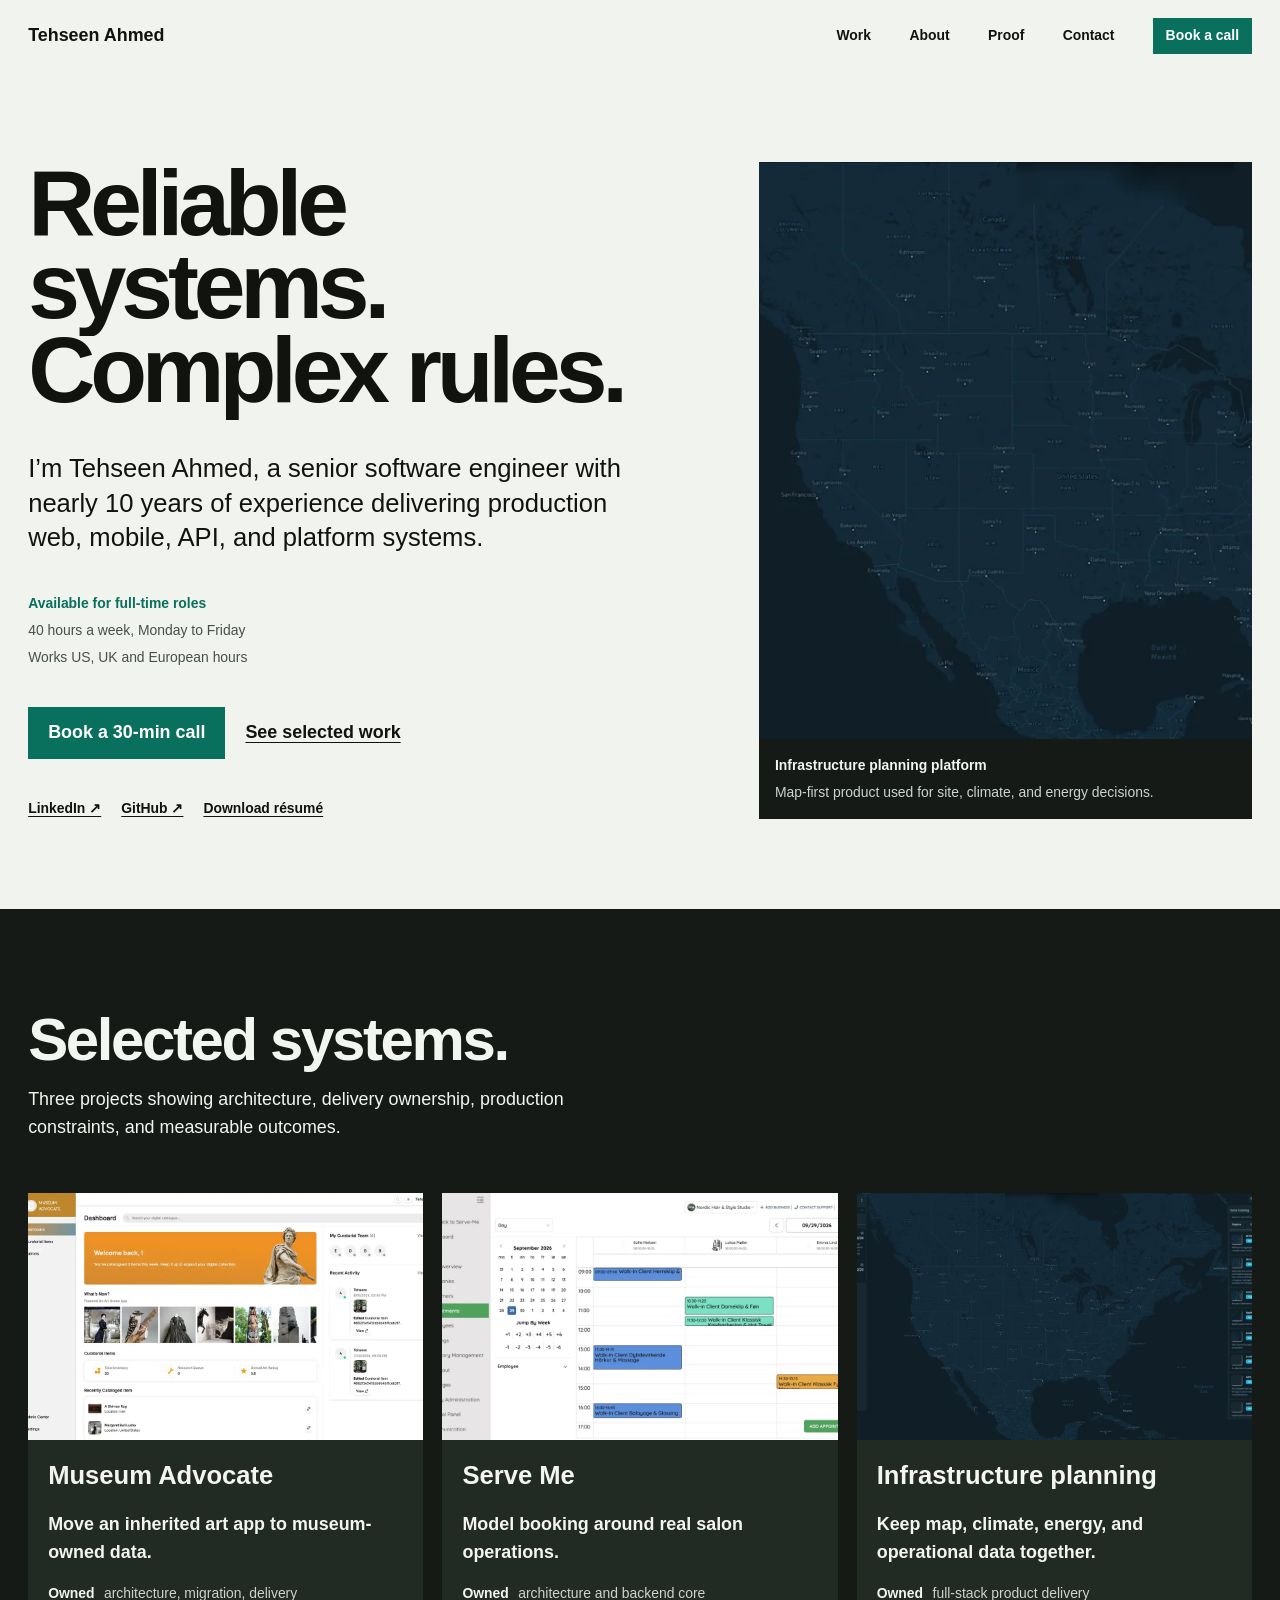
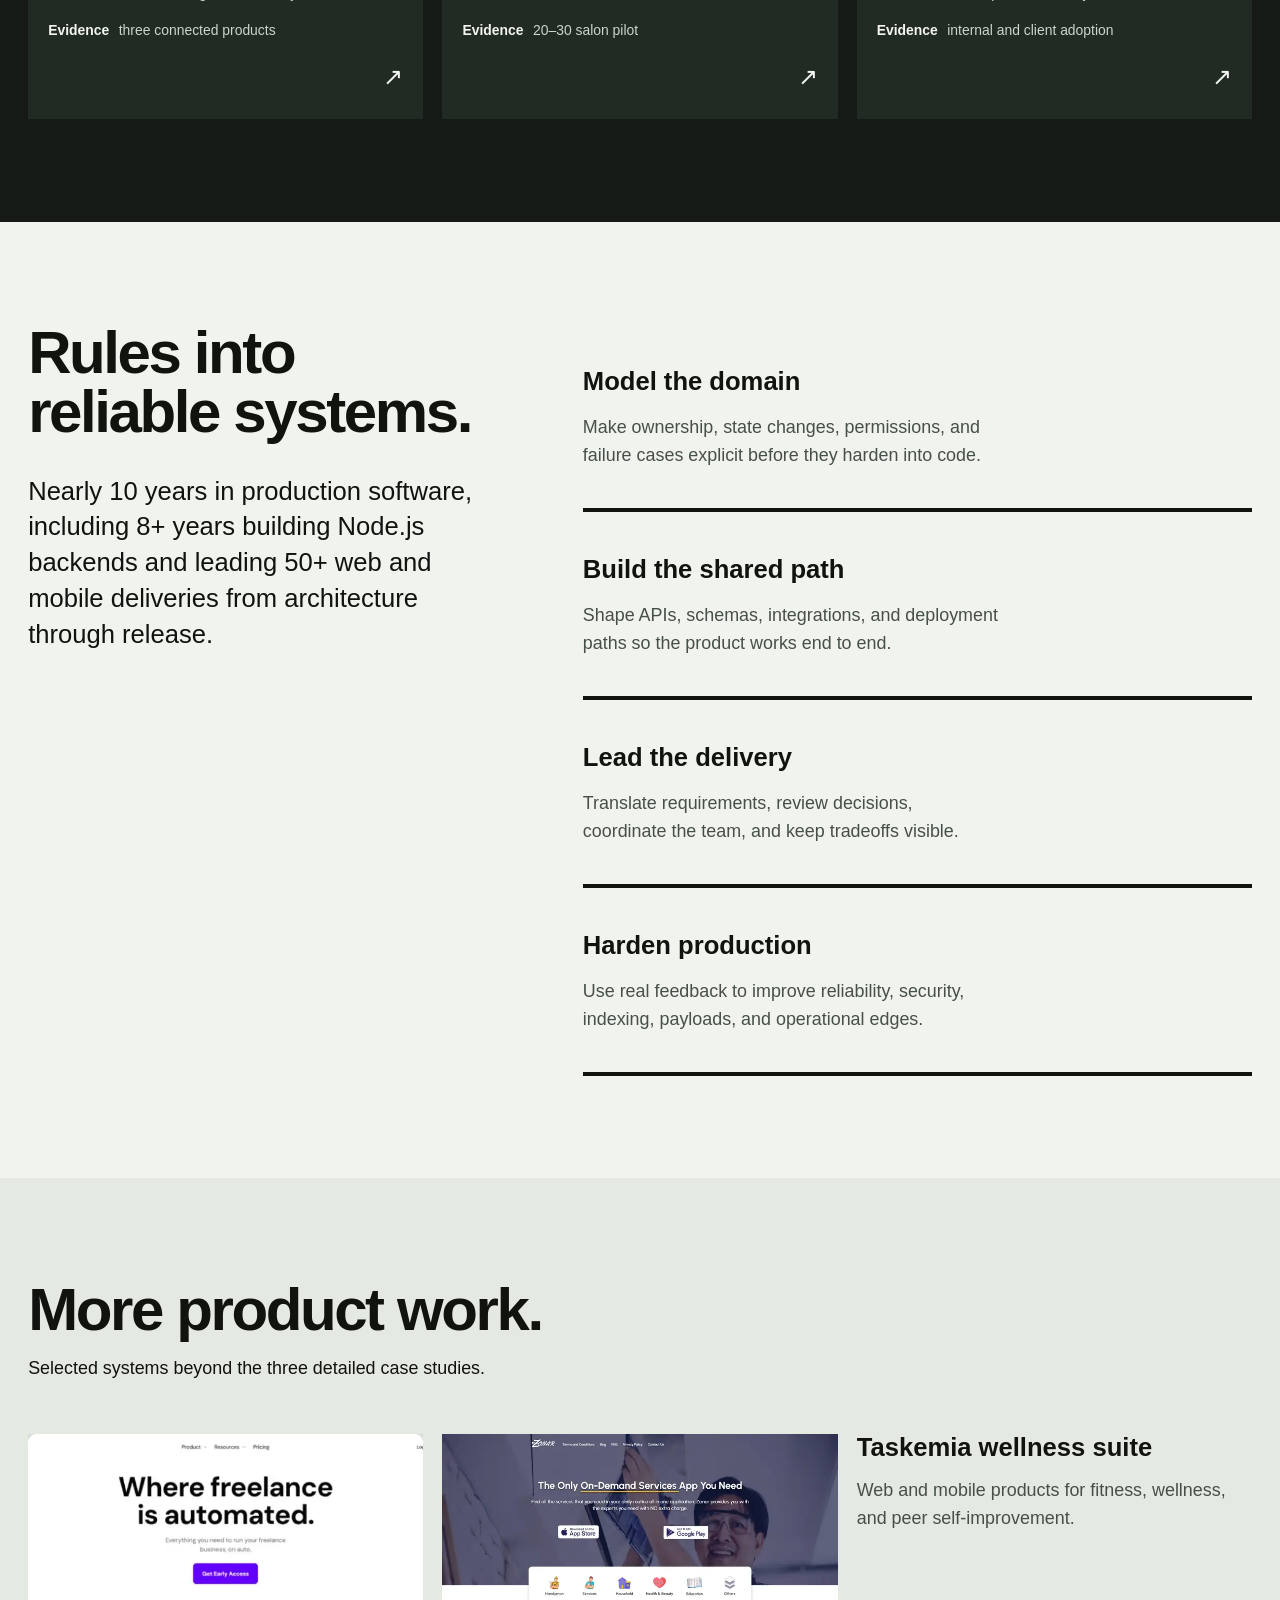
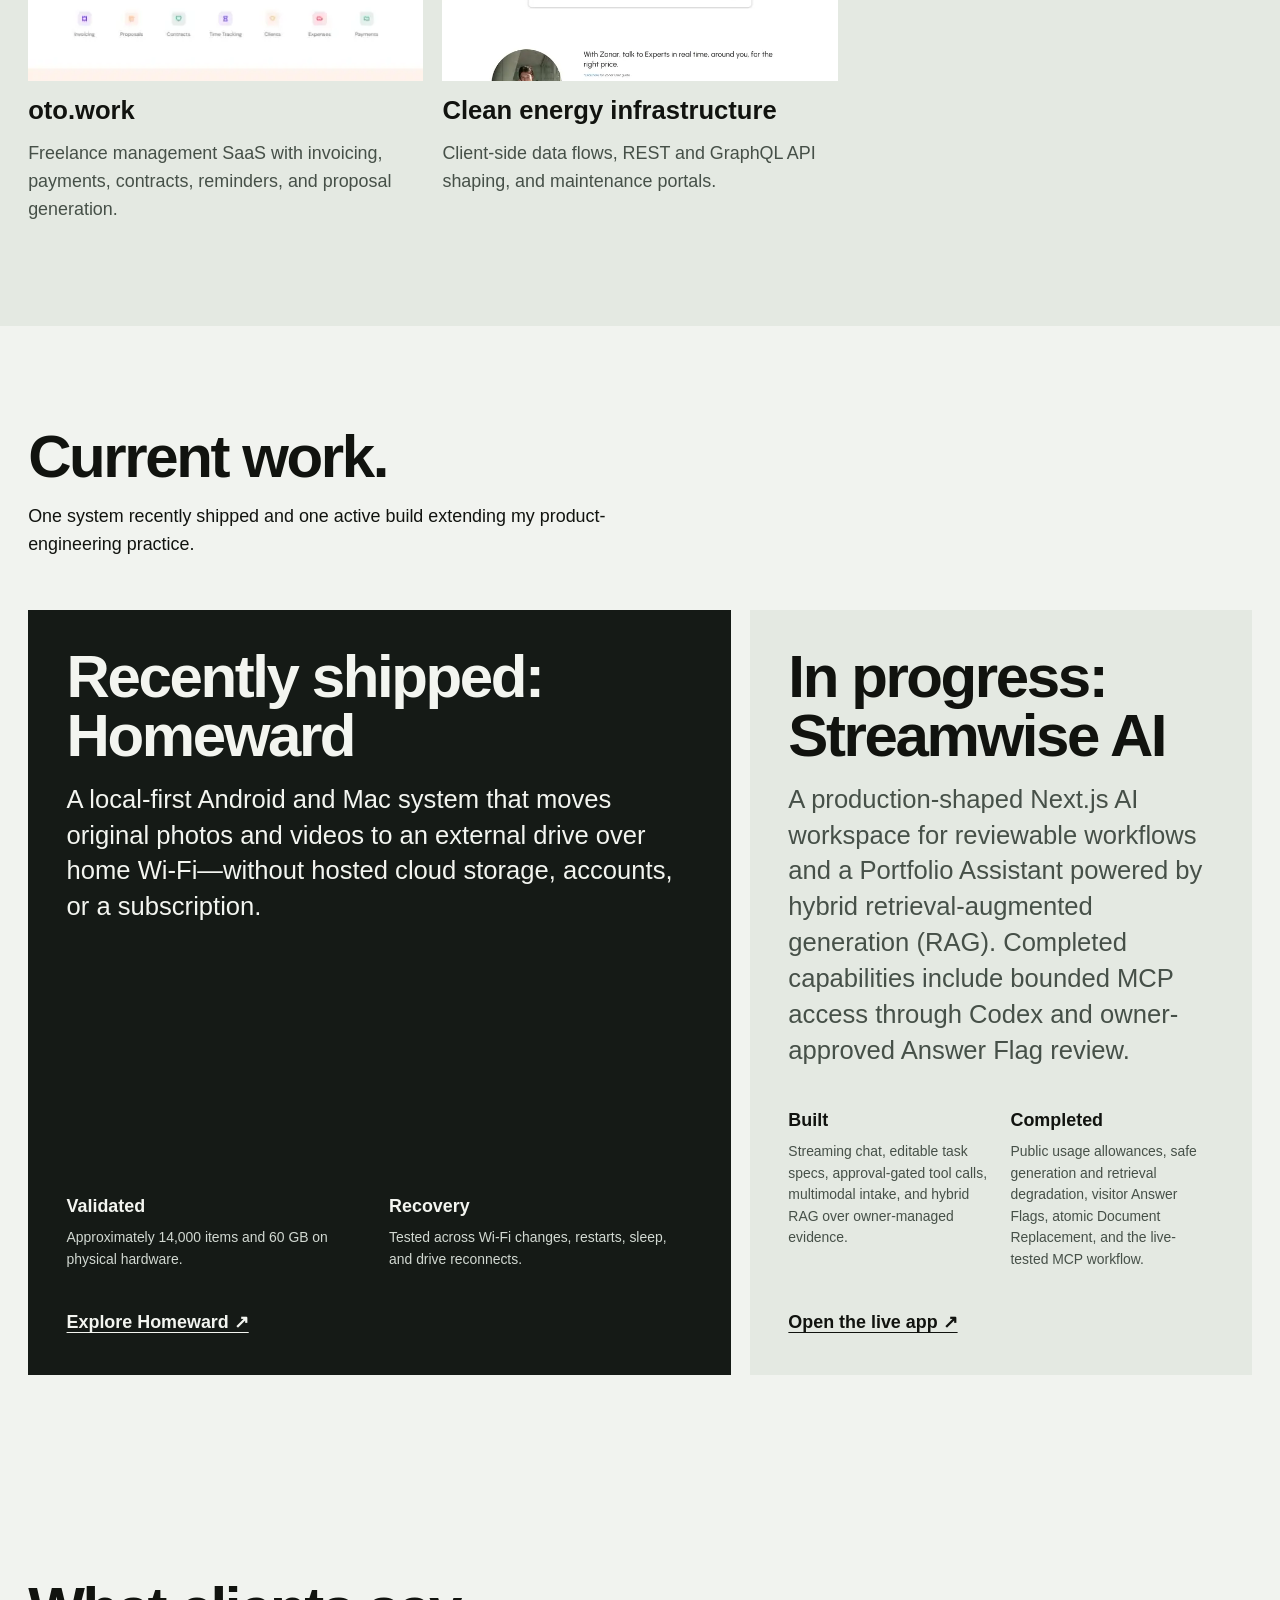
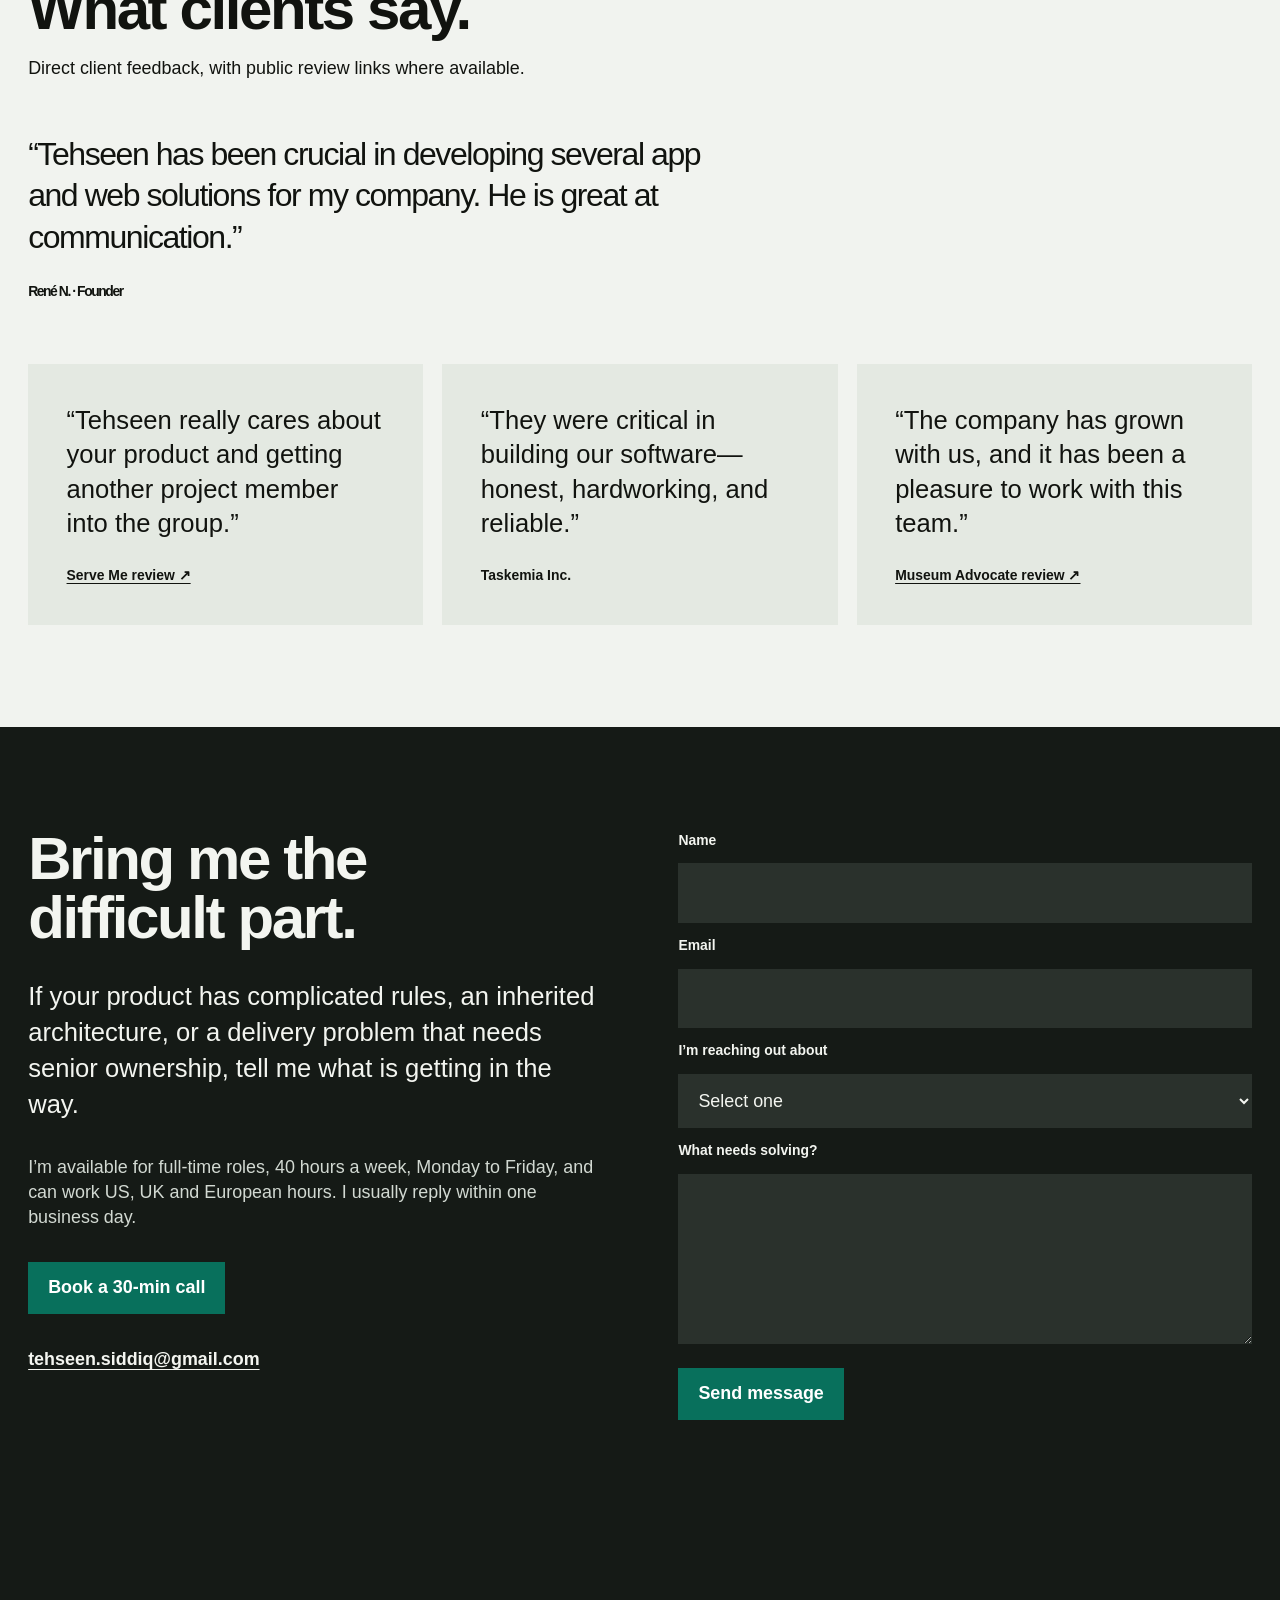
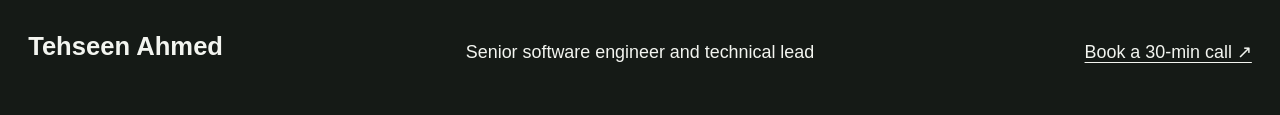
<file: index.html>
<!doctype html>
<html lang="en">
  <head>
    <meta charset="utf-8" />
    <meta name="viewport" content="width=device-width,initial-scale=1" />
    <title>Tehseen Ahmed | Senior Software Engineer</title>
    <meta
      name="description"
      content="Senior software engineer and technical lead for complex web, mobile, API, and platform systems."
    />
    <link rel="canonical" href="https://tehseenahmed.me/" />
    <meta name="theme-color" content="#f1f3ef" />
    <meta property="og:type" content="website" />
    <meta
      property="og:title"
      content="Tehseen Ahmed | Senior Software Engineer"
    />
    <meta
      property="og:description"
      content="Senior software engineer and technical lead for complex product systems."
    />
    <meta property="og:url" content="https://tehseenahmed.me/" />
    <meta
      property="og:image"
      content="https://tehseenahmed.me/assets/social-cover.png"
    />
    <meta name="twitter:card" content="summary_large_image" />
    <meta
      name="twitter:image"
      content="https://tehseenahmed.me/assets/social-cover.png"
    />
    <link rel="icon" href="./assets/favicon.svg" type="image/svg+xml" />
    <link rel="alternate icon" href="./assets/favicon.png" type="image/png" />
    <link rel="apple-touch-icon" href="./assets/favicon.png" />
    <link rel="stylesheet" href="./styles.css" />
    <script>
      document.documentElement.classList.add("js");
    </script>
    <script
      async
      src="https://www.googletagmanager.com/gtag/js?id=G-CPH3MHS4ET"
    ></script>
    <script>
      window.dataLayer = window.dataLayer || [];
      function gtag() {
        dataLayer.push(arguments);
      }
      gtag("js", new Date());
      gtag("config", "G-CPH3MHS4ET");
    </script>
  </head>
  <body>
    <a class="skip-link" href="#work">Skip to selected work</a>
    <header class="site-header">
      <a class="brand" href="#top" aria-label="Tehseen Ahmed, home"
        >Tehseen Ahmed</a
      >
      <nav class="nav-links" aria-label="Primary navigation">
        <a href="#work">Work</a><a href="#about">About</a
        ><a href="#proof">Proof</a><a href="#contact">Contact</a
        ><a class="nav-cta" href="https://cal.com/tehseenahmed/30min" target="_blank" rel="noreferrer"
          >Book a call</a
        >
      </nav>
    </header>
    <main id="top">
      <section class="hero" aria-labelledby="hero-title">
        <div class="hero-copy">
          <h1 id="hero-title">
            <span class="line"
              ><span data-line style="--i: 0">Reliable systems.</span></span
            ><span class="line"
              ><span data-line style="--i: 1">Complex rules.</span></span
            >
          </h1>
          <p class="hero-subcopy" data-load style="--d: 420ms">
            I’m Tehseen Ahmed, a senior software engineer with nearly 10 years
            of experience delivering production web, mobile, API, and platform
            systems.
          </p>
          <p class="hero-availability" data-load style="--d: 460ms">
            <strong>Available for full-time roles</strong>
            <span>40 hours a week, Monday to Friday</span>
            <span>Works US, UK and European hours</span>
          </p>
          <div class="hero-actions" data-load style="--d: 500ms">
            <a
              class="button primary"
              href="https://cal.com/tehseenahmed/30min"
              target="_blank"
              rel="noreferrer"
              >Book a 30-min call</a
            ><a class="text-action" href="#work">See selected work</a>
          </div>
          <div
            class="profile-links"
            data-load
            style="--d: 560ms"
            aria-label="Professional profiles"
          >
            <a
              href="https://www.linkedin.com/in/tehseensiddiq/"
              target="_blank"
              rel="noreferrer"
              >LinkedIn ↗</a
            ><a
              href="https://github.com/ahmedtehseen"
              target="_blank"
              rel="noreferrer"
              >GitHub ↗</a
            ><a href="./assets/Tehseen_Ahmed_Resume.pdf" download
              >Download résumé</a
            >
          </div>
        </div>
        <figure class="hero-proof" data-load style="--d: 180ms">
          <img
            src="./assets/optimized/infrastructure-planning-platform-card.webp"
            alt="Infrastructure planning workspace showing a map and analytical controls"
            width="1260"
            height="722"
            fetchpriority="high"
          />
          <figcaption>
            <strong>Infrastructure planning platform</strong
            ><span
              >Map-first product used for site, climate, and energy
              decisions.</span
            >
          </figcaption>
        </figure>
      </section>

      <section class="work" id="work" aria-labelledby="work-title">
        <header class="section-heading" data-reveal>
          <h2 id="work-title">Selected systems.</h2>
          <p>
            Three projects showing architecture, delivery ownership, production
            constraints, and measurable outcomes.
          </p>
        </header>
        <div class="project-index" aria-label="Selected project index">
          <a
            class="project-row"
            href="./work/museum-advocate/"
            data-preview="museum"
            data-reveal
            ><img src="./assets/optimized/museum-dashboard-card.webp" alt="Museum Advocate collection dashboard" width="1260" height="722" loading="lazy"
            ><span class="project-name">Museum Advocate</span
            ><span class="project-problem"
              >Move an inherited art app to museum-owned data.</span
            ><span class="project-result"
              ><strong>Owned</strong> architecture, migration, delivery</span
            ><span class="project-result"
              ><strong>Evidence</strong> three connected products</span
            ><span class="project-arrow" aria-hidden="true">↗</span></a
          >
          <a
            class="project-row"
            href="./work/serve-me/"
            data-preview="serve"
            data-reveal
            ><img src="./assets/optimized/serve-appointments-card.webp" alt="Serve Me appointment calendar" width="1260" height="680" loading="lazy"
            ><span class="project-name">Serve Me</span
            ><span class="project-problem"
              >Model booking around real salon operations.</span
            ><span class="project-result"
              ><strong>Owned</strong> architecture and backend core</span
            ><span class="project-result"
              ><strong>Evidence</strong> 20–30 salon pilot</span
            ><span class="project-arrow" aria-hidden="true">↗</span></a
          >
          <a
            class="project-row"
            href="./work/infrastructure-planning-platform/"
            data-preview="infrastructure"
            data-reveal
            ><img src="./assets/optimized/infrastructure-planning-platform-card.webp" alt="Infrastructure planning map workspace" width="1260" height="722" loading="lazy"
            ><span class="project-name">Infrastructure planning</span
            ><span class="project-problem"
              >Keep map, climate, energy, and operational data together.</span
            ><span class="project-result"
              ><strong>Owned</strong> full-stack product delivery</span
            ><span class="project-result"
              ><strong>Evidence</strong> internal and client adoption</span
            ><span class="project-arrow" aria-hidden="true">↗</span></a
          >
        </div>
      </section>

      <section class="about" id="about" aria-labelledby="about-title">
        <div class="about-heading" data-reveal>
          <h2 id="about-title">Rules into reliable systems.</h2>
          <p>
            Nearly 10 years in production software, including 8+ years building
            Node.js backends and leading 50+ web and mobile deliveries from
            architecture through release.
          </p>
        </div>
        <dl class="practice-list">
          <div data-reveal>
            <dt>Model the domain</dt>
            <dd>
              Make ownership, state changes, permissions, and failure cases
              explicit before they harden into code.
            </dd>
          </div>
          <div data-reveal>
            <dt>Build the shared path</dt>
            <dd>
              Shape APIs, schemas, integrations, and deployment paths so the
              product works end to end.
            </dd>
          </div>
          <div data-reveal>
            <dt>Lead the delivery</dt>
            <dd>
              Translate requirements, review decisions, coordinate the team, and
              keep tradeoffs visible.
            </dd>
          </div>
          <div data-reveal>
            <dt>Harden production</dt>
            <dd>
              Use real feedback to improve reliability, security, indexing,
              payloads, and operational edges.
            </dd>
          </div>
        </dl>
      </section>

      <section class="additional-work" aria-labelledby="additional-title">
        <header class="section-heading" data-reveal>
          <h2 id="additional-title">More product work.</h2>
          <p>Selected systems beyond the three detailed case studies.</p>
        </header>
        <div class="additional-grid">
          <article data-reveal>
            <img
              src="./assets/optimized/oto-work-card.webp"
              alt="oto.work freelance management product"
              width="1260"
              height="722"
              loading="lazy"
            />
            <h3>oto.work</h3>
            <p>
              Freelance management SaaS with invoicing, payments, contracts,
              reminders, and proposal generation.
            </p>
          </article>
          <article data-reveal>
            <img
              src="./assets/optimized/zonar-card.webp"
              alt="Clean energy infrastructure product interface"
              width="1260"
              height="722"
              loading="lazy"
            />
            <h3>Clean energy infrastructure</h3>
            <p>
              Client-side data flows, REST and GraphQL API shaping, and
              maintenance portals.
            </p>
          </article>
          <article data-reveal>
            <h3>Taskemia wellness suite</h3>
            <p>
              Web and mobile products for fitness, wellness, and peer
              self-improvement.
            </p>
          </article>
        </div>
      </section>

      <section class="current-work" aria-labelledby="current-work-title">
        <header class="section-heading">
          <h2 id="current-work-title">Current work.</h2>
          <p>One system recently shipped and one active build extending my product-engineering practice.</p>
        </header>
        <div class="current-work-grid">
          <article class="current-shipped">
            <div>
              <h3>Recently shipped: Homeward</h3>
              <p>
                A local-first Android and Mac system that moves original photos
                and videos to an external drive over home Wi-Fi—without hosted
                cloud storage, accounts, or a subscription.
              </p>
            </div>
            <dl>
              <div><dt>Validated</dt><dd>Approximately 14,000 items and 60 GB on physical hardware.</dd></div>
              <div><dt>Recovery</dt><dd>Tested across Wi-Fi changes, restarts, sleep, and drive reconnects.</dd></div>
            </dl>
            <a href="https://github.com/ahmedtehseen/homeward" target="_blank" rel="noreferrer">Explore Homeward ↗</a>
          </article>
          <article class="current-building">
            <div>
              <h3>In progress: Streamwise AI</h3>
              <p>
                A production-shaped Next.js AI workspace for reviewable workflows and a
                Portfolio Assistant powered by hybrid retrieval-augmented generation (RAG).
                Completed capabilities include bounded MCP access
                through Codex and owner-approved Answer Flag review.
              </p>
            </div>
            <dl>
              <div><dt>Built</dt><dd>Streaming chat, editable task specs, approval-gated tool calls, multimodal intake, and hybrid RAG over owner-managed evidence.</dd></div>
              <div><dt>Completed</dt><dd>Public usage allowances, safe generation and retrieval degradation, visitor Answer Flags, atomic Document Replacement, and the live-tested MCP workflow.</dd></div>
            </dl>
            <a href="https://streamwise.tehseenahmed.me" target="_blank" rel="noreferrer">Open the live app ↗</a>
          </article>
        </div>
      </section>

      <section class="proof" id="proof" aria-labelledby="proof-title">
        <header class="section-heading" data-reveal>
          <h2 id="proof-title">What clients say.</h2>
          <p>
            Direct client feedback, with public review links where available.
          </p>
        </header>
        <blockquote class="feature-quote" data-reveal>
          <p>
            “Tehseen has been crucial in developing several app and web
            solutions for my company. He is great at communication.”
          </p>
          <footer>René N. · Founder</footer>
        </blockquote>
        <div class="quote-row">
          <blockquote data-reveal>
            <p>
              “Tehseen really cares about your product and getting another
              project member into the group.”
            </p>
            <footer>
              <a
                href="https://clutch.co/go-to-review/c6ddd459-ff09-42af-9f20-aa10f56d3f96/304413"
                target="_blank"
                rel="noreferrer"
                >Serve Me review ↗</a
              >
            </footer>
          </blockquote>
          <blockquote data-reveal>
            <p>
              “They were critical in building our software—honest, hardworking,
              and reliable.”
            </p>
            <footer>Taskemia Inc.</footer>
          </blockquote>
          <blockquote data-reveal>
            <p>
              “The company has grown with us, and it has been a pleasure to work
              with this team.”
            </p>
            <footer>
              <a
                href="https://clutch.co/go-to-review/c6ddd459-ff09-42af-9f20-aa10f56d3f96/304413"
                target="_blank"
                rel="noreferrer"
                >Museum Advocate review ↗</a
              >
            </footer>
          </blockquote>
        </div>
      </section>

      <section class="contact" id="contact" aria-labelledby="contact-title">
        <div class="contact-copy" data-reveal>
          <h2 id="contact-title">Bring me the difficult part.</h2>
          <p>
            If your product has complicated rules, an inherited architecture, or
            a delivery problem that needs senior ownership, tell me what is
            getting in the way.
          </p>
          <p class="contact-availability">
            I’m available for full-time roles, 40 hours a week, Monday to
            Friday, and can work US, UK and European hours. I usually reply
            within one business day.
          </p>
          <a
            class="button primary"
            href="https://cal.com/tehseenahmed/30min"
            target="_blank"
            rel="noreferrer"
            >Book a 30-min call</a
          >
          <a class="contact-email" href="mailto:tehseen.siddiq@gmail.com"
            >tehseen.siddiq@gmail.com</a
          >
        </div>
        <form
          class="contact-form"
          name="contact"
          method="POST"
          action="/thank-you"
          data-netlify="true"
          netlify-honeypot="bot-field"
          data-reveal
        >
          <input type="hidden" name="form-name" value="contact" />
          <input type="hidden" name="subject" value="New portfolio contact" />
          <p class="hidden-field" aria-hidden="true">
            <label>Leave this empty <input name="bot-field" tabindex="-1" autocomplete="off" /></label>
          </p>
          <label for="name">Name</label
          ><input id="name" name="name" autocomplete="name" required /><label
            for="email"
            >Email</label
          ><input
            id="email"
            name="email"
            type="email"
            autocomplete="email"
            required
          /><label for="intent">I’m reaching out about</label
          ><select id="intent" name="intent" required>
            <option value="" selected disabled>Select one</option>
            <option value="full-time-role">A full-time role</option>
            <option value="client-project">A client project</option>
            <option value="conversation">A conversation</option>
            <option value="other">Something else</option>
          </select><label for="message">What needs solving?</label
          ><textarea id="message" name="message" rows="5" required></textarea
          ><button class="button primary" type="submit">Send message</button>
        </form>
      </section>
    </main>
    <footer class="site-footer">
      <strong>Tehseen Ahmed</strong
      ><span>Senior software engineer and technical lead</span
      ><a href="https://cal.com/tehseenahmed/30min" target="_blank" rel="noreferrer">Book a 30-min call ↗</a>
    </footer>
    <script src="./script.js"></script>
  </body>
</html>
</file>
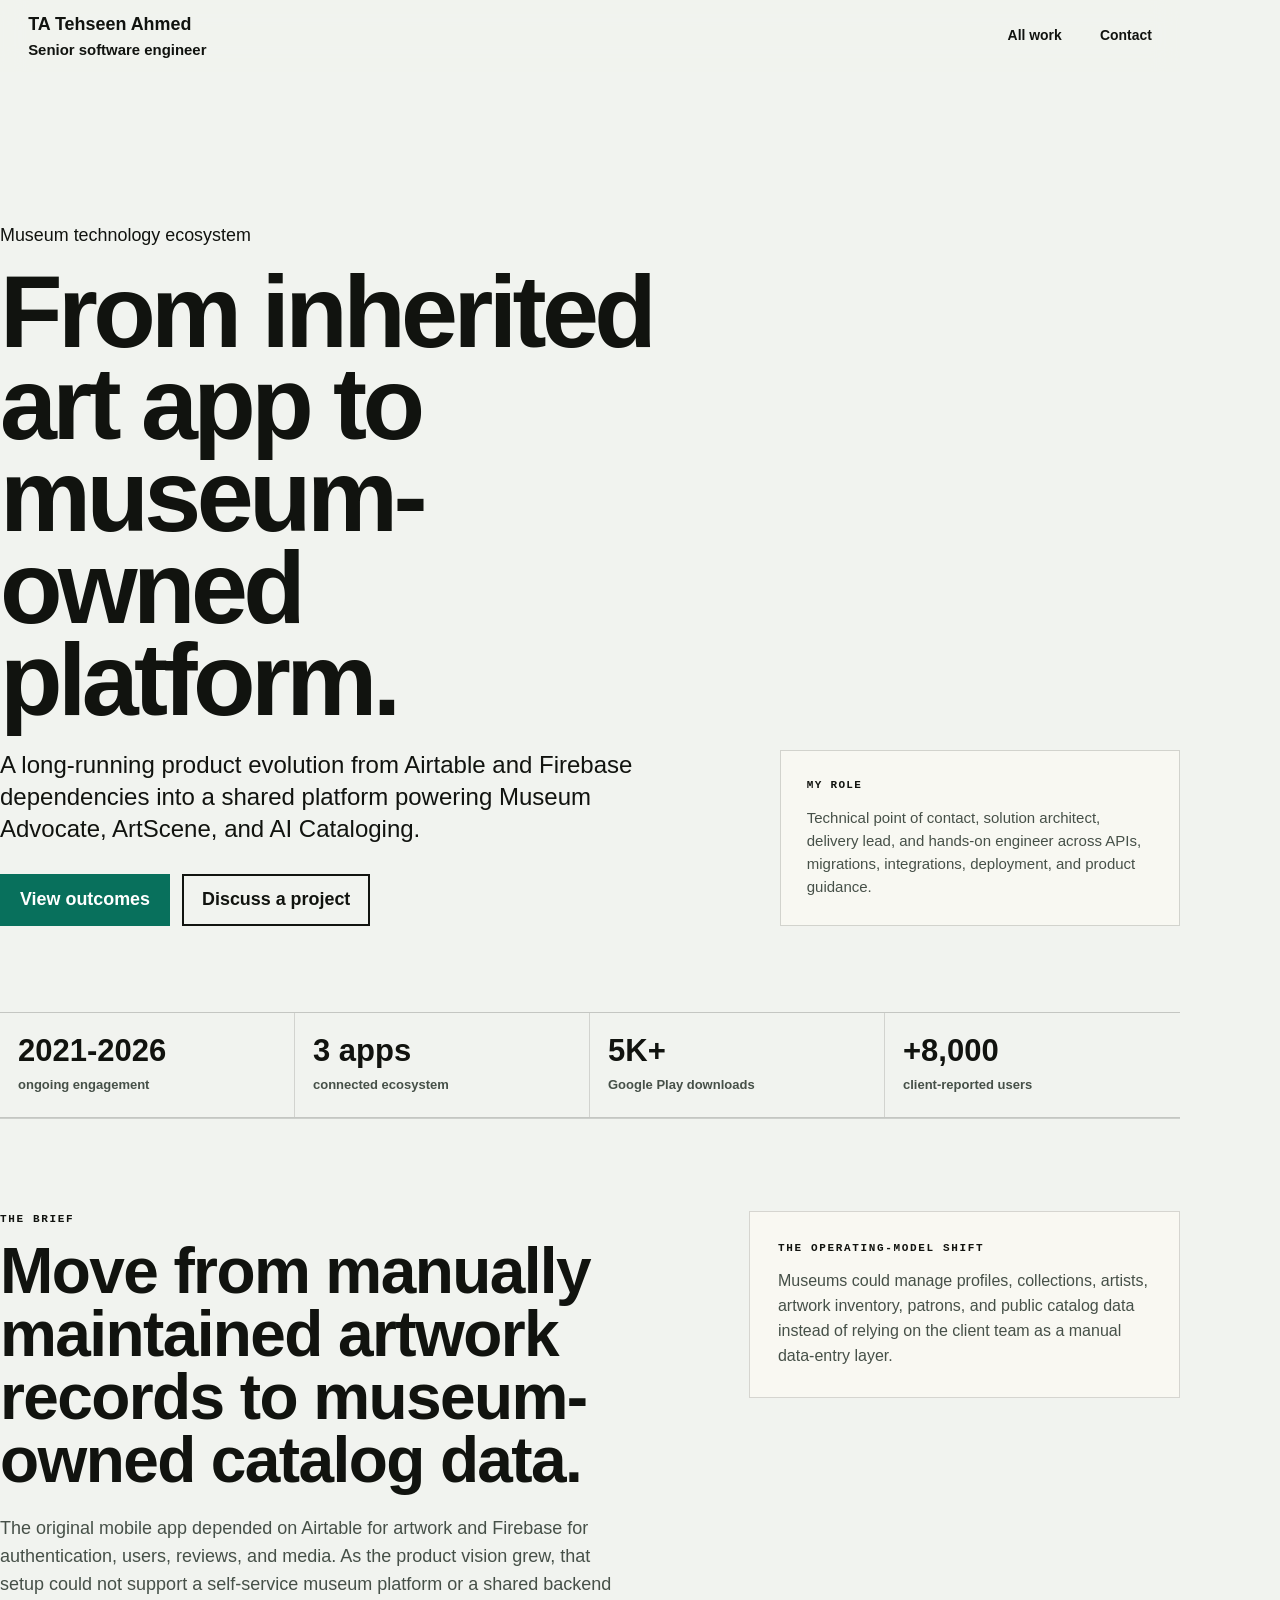
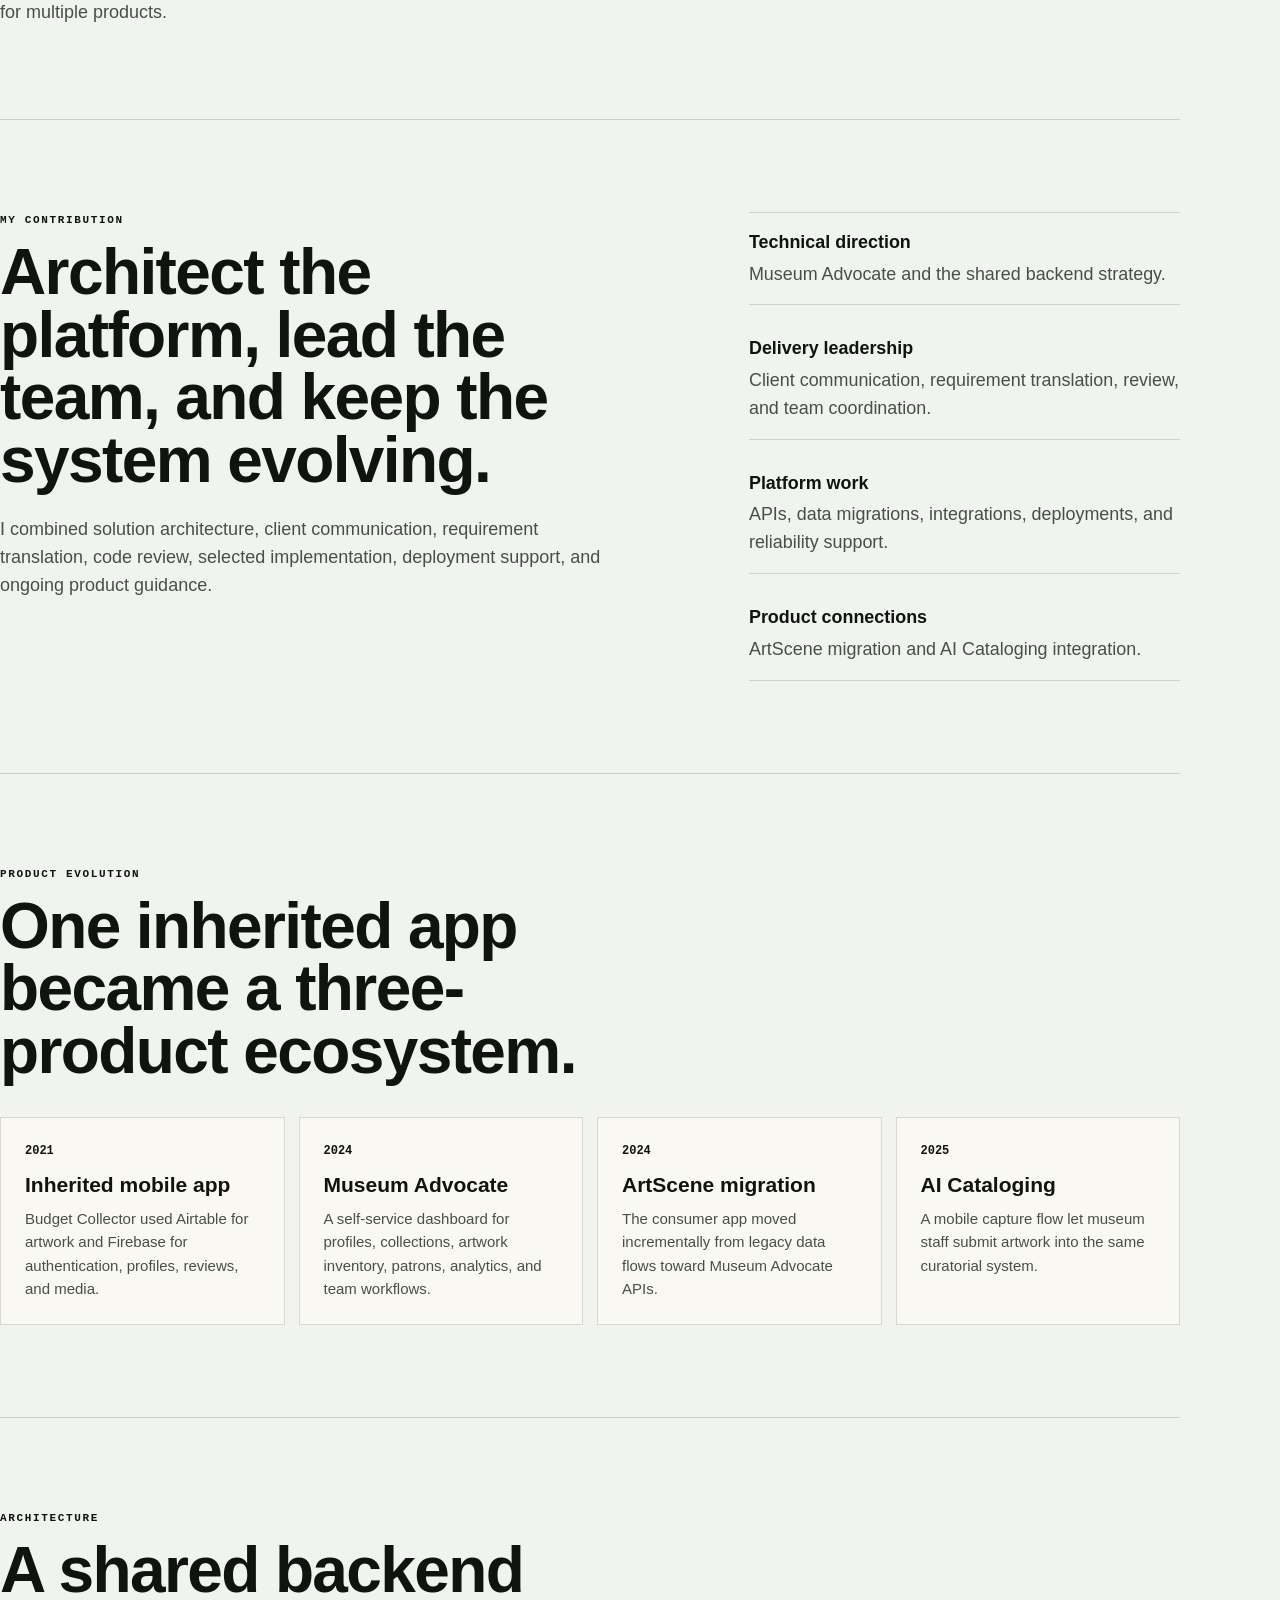
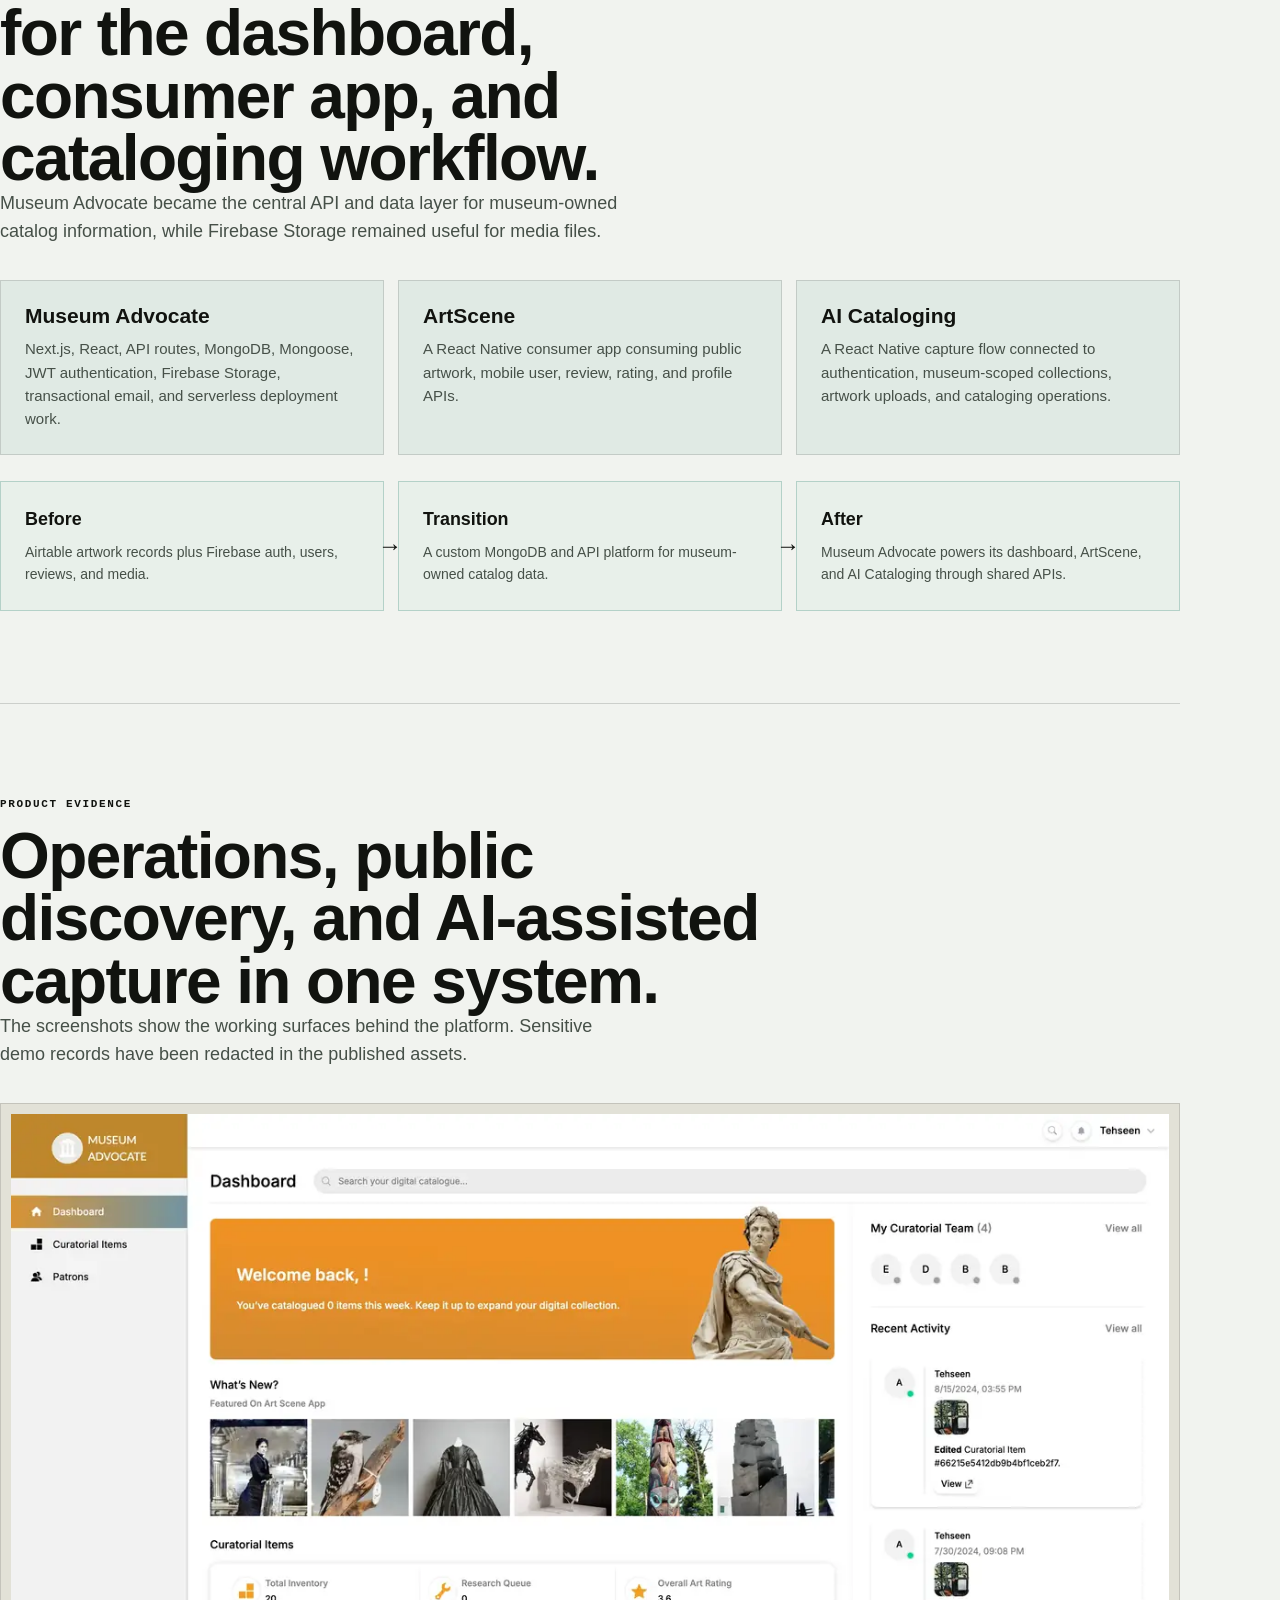
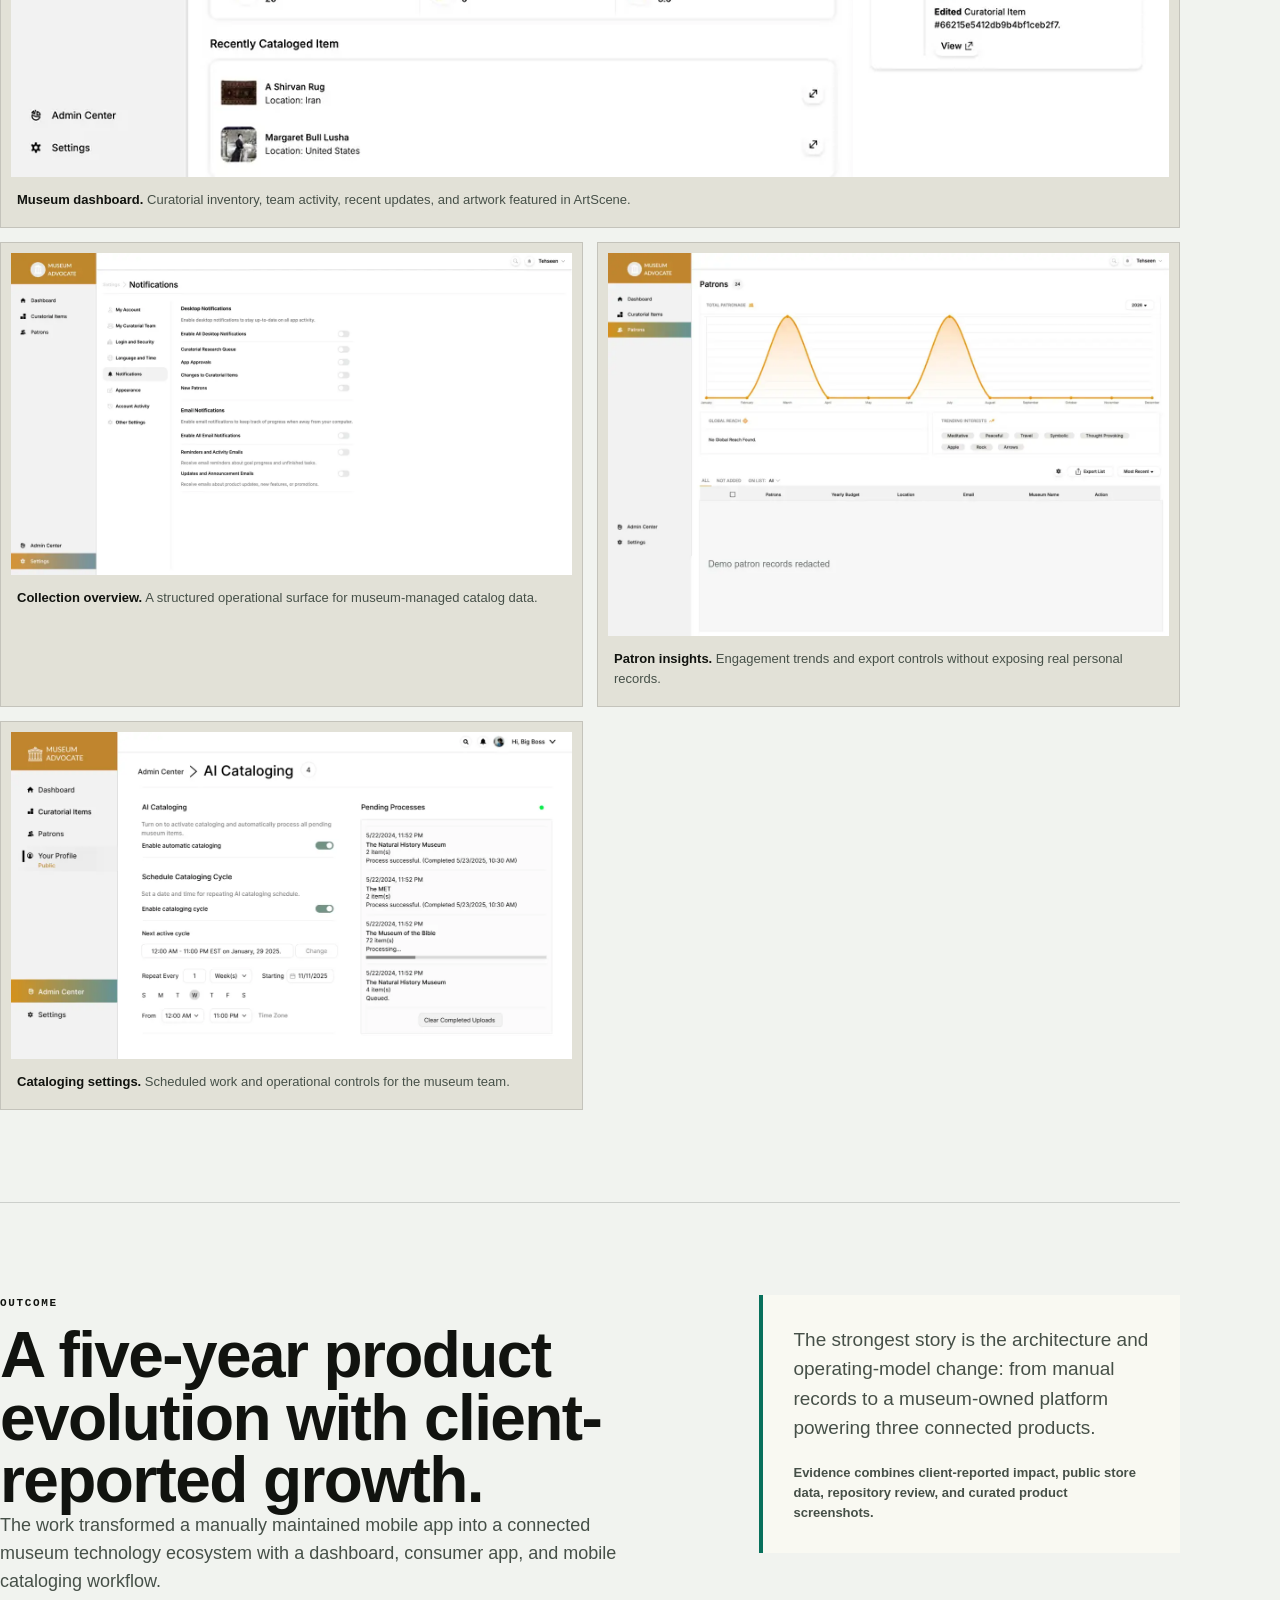
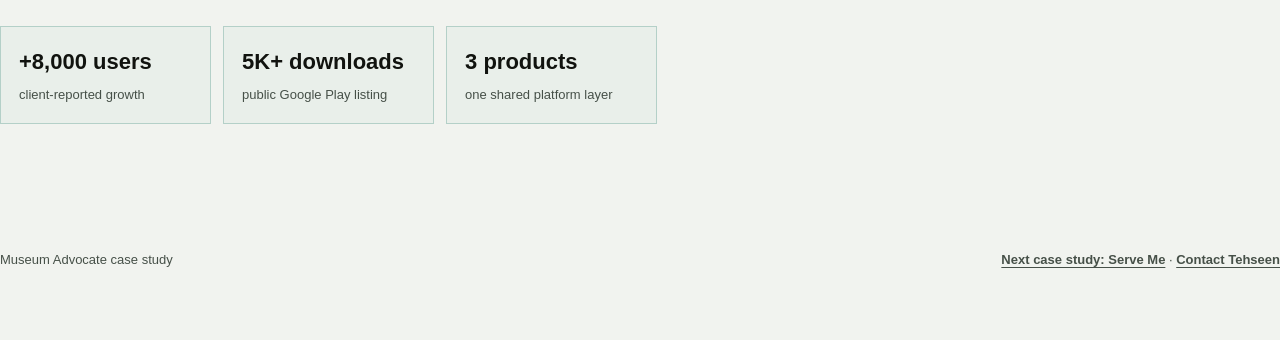
<file: case-studies/museum-advocate/index.html>
<!doctype html>
<html lang="en">
  <head>
    <meta charset="utf-8" />
    <meta name="viewport" content="width=device-width, initial-scale=1" />
    <title>Museum Advocate Case Study | Tehseen Ahmed</title>
    <meta name="description" content="How an inherited React Native art app evolved into a shared museum platform powering a dashboard, public discovery app, and mobile cataloging workflow." />
    <link rel="canonical" href="https://tehseenahmed.me/work/museum-advocate/" />
    <meta property="og:type" content="article" />
    <meta property="og:title" content="Museum Advocate Case Study | Tehseen Ahmed" />
    <meta property="og:description" content="An inherited Airtable and Firebase-backed app became a museum-owned platform powering three connected products." />
    <meta property="og:url" content="https://tehseenahmed.me/work/museum-advocate/" />
    <meta property="og:image" content="https://tehseenahmed.me/assets/optimized/museum-dashboard-card.webp" />
    <meta property="og:image:alt" content="Museum Advocate dashboard" />
    <meta name="twitter:card" content="summary_large_image" />
    <meta name="twitter:image" content="https://tehseenahmed.me/assets/optimized/museum-dashboard-card.webp" />
    <link rel="icon" href="../../assets/favicon.svg" type="image/svg+xml" />
    <link rel="stylesheet" href="../../styles.css" />
    <link rel="stylesheet" href="../case-studies.css" />
    <script type="application/ld+json">
      {
        "@context": "https://schema.org",
        "@type": "Article",
        "headline": "Museum Advocate Case Study",
        "description": "How an inherited React Native art app evolved into a shared museum platform.",
        "author": {"@type": "Person", "name": "Tehseen Ahmed", "url": "https://tehseenahmed.me/"},
        "mainEntityOfPage": {"@type": "WebPage", "@id": "https://tehseenahmed.me/work/museum-advocate/"},
        "image": "https://tehseenahmed.me/assets/optimized/museum-dashboard-card.webp"
      }
    </script>
  </head>
  <body class="case-study-page">
    <a class="skip-link" href="#case-content">Skip to case study</a>
    <header class="site-header">
      <a class="brand" href="../../index.html" aria-label="Tehseen Ahmed home">
        <span class="brand-mark" aria-hidden="true">TA</span>
        <span class="brand-copy"><strong>Tehseen Ahmed</strong><small>Senior software engineer</small></span>
      </a>
      <nav class="nav-links" aria-label="Case study navigation">
        <a href="../../index.html#work">All work</a>
        <a href="../../index.html#contact">Contact</a>
      </nav>
    </header>

    <main id="case-content">
      <section class="case-hero" aria-labelledby="project-title">
        <div class="case-hero-copy">
          <p class="eyebrow">Museum technology ecosystem</p>
          <h1 id="project-title">From inherited art app to museum-owned platform.</h1>
          <p class="hero-subcopy">A long-running product evolution from Airtable and Firebase dependencies into a shared platform powering Museum Advocate, ArtScene, and AI Cataloging.</p>
          <div class="case-hero-actions">
            <a class="button primary" href="#outcome">View outcomes</a>
            <a class="button secondary" href="../../index.html#contact">Discuss a project</a>
          </div>
        </div>
        <aside class="case-hero-note">
          <strong>My role</strong>
          <p>Technical point of contact, solution architect, delivery lead, and hands-on engineer across APIs, migrations, integrations, deployment, and product guidance.</p>
        </aside>
      </section>

      <div class="case-fact-row" aria-label="Project facts">
        <div class="case-fact"><strong>2021-2026</strong><span>ongoing engagement</span></div>
        <div class="case-fact"><strong>3 apps</strong><span>connected ecosystem</span></div>
        <div class="case-fact"><strong>5K+</strong><span>Google Play downloads</span></div>
        <div class="case-fact"><strong>+8,000</strong><span>client-reported users</span></div>
      </div>

      <section class="case-section">
        <div class="case-split">
          <div>
            <span class="case-section-label">The brief</span>
            <h2>Move from manually maintained artwork records to museum-owned catalog data.</h2>
            <p>The original mobile app depended on Airtable for artwork and Firebase for authentication, users, reviews, and media. As the product vision grew, that setup could not support a self-service museum platform or a shared backend for multiple products.</p>
          </div>
          <aside class="case-note">
            <strong>The operating-model shift</strong>
            <p>Museums could manage profiles, collections, artists, artwork inventory, patrons, and public catalog data instead of relying on the client team as a manual data-entry layer.</p>
          </aside>
        </div>
      </section>

      <section class="case-section">
        <div class="case-split">
          <div>
            <span class="case-section-label">My contribution</span>
            <h2>Architect the platform, lead the team, and keep the system evolving.</h2>
            <p>I combined solution architecture, client communication, requirement translation, code review, selected implementation, deployment support, and ongoing product guidance.</p>
          </div>
          <ol class="case-list">
            <li><strong>Technical direction</strong>Museum Advocate and the shared backend strategy.</li>
            <li><strong>Delivery leadership</strong>Client communication, requirement translation, review, and team coordination.</li>
            <li><strong>Platform work</strong>APIs, data migrations, integrations, deployments, and reliability support.</li>
            <li><strong>Product connections</strong>ArtScene migration and AI Cataloging integration.</li>
          </ol>
        </div>
      </section>

      <section class="case-section">
        <div class="case-section-heading">
          <span class="case-section-label">Product evolution</span>
          <h2>One inherited app became a three-product ecosystem.</h2>
        </div>
        <div class="case-grid">
          <article class="case-card"><p class="case-year">2021</p><h3>Inherited mobile app</h3><p>Budget Collector used Airtable for artwork and Firebase for authentication, profiles, reviews, and media.</p></article>
          <article class="case-card"><p class="case-year">2024</p><h3>Museum Advocate</h3><p>A self-service dashboard for profiles, collections, artwork inventory, patrons, analytics, and team workflows.</p></article>
          <article class="case-card"><p class="case-year">2024</p><h3>ArtScene migration</h3><p>The consumer app moved incrementally from legacy data flows toward Museum Advocate APIs.</p></article>
          <article class="case-card"><p class="case-year">2025</p><h3>AI Cataloging</h3><p>A mobile capture flow let museum staff submit artwork into the same curatorial system.</p></article>
        </div>
      </section>

      <section class="case-section">
        <div class="case-section-heading">
          <span class="case-section-label">Architecture</span>
          <h2>A shared backend for the dashboard, consumer app, and cataloging workflow.</h2>
          <p>Museum Advocate became the central API and data layer for museum-owned catalog information, while Firebase Storage remained useful for media files.</p>
        </div>
        <div class="case-tech-grid">
          <article class="case-tech-card"><h3>Museum Advocate</h3><p>Next.js, React, API routes, MongoDB, Mongoose, JWT authentication, Firebase Storage, transactional email, and serverless deployment work.</p></article>
          <article class="case-tech-card"><h3>ArtScene</h3><p>A React Native consumer app consuming public artwork, mobile user, review, rating, and profile APIs.</p></article>
          <article class="case-tech-card"><h3>AI Cataloging</h3><p>A React Native capture flow connected to authentication, museum-scoped collections, artwork uploads, and cataloging operations.</p></article>
        </div>
        <div class="case-flow" aria-label="Museum Advocate architecture flow">
          <div><strong>Before</strong><span>Airtable artwork records plus Firebase auth, users, reviews, and media.</span></div>
          <div><strong>Transition</strong><span>A custom MongoDB and API platform for museum-owned catalog data.</span></div>
          <div><strong>After</strong><span>Museum Advocate powers its dashboard, ArtScene, and AI Cataloging through shared APIs.</span></div>
        </div>
      </section>

      <section class="case-section">
        <div class="case-section-heading">
          <span class="case-section-label">Product evidence</span>
          <h2>Operations, public discovery, and AI-assisted capture in one system.</h2>
          <p>The screenshots show the working surfaces behind the platform. Sensitive demo records have been redacted in the published assets.</p>
        </div>
        <div class="case-gallery">
          <figure><img src="../../assets/optimized/museum-dashboard-card.webp" alt="Museum Advocate dashboard" width="1260" height="722" loading="lazy" decoding="async" /><figcaption><strong>Museum dashboard.</strong> Curatorial inventory, team activity, recent updates, and artwork featured in ArtScene.</figcaption></figure>
          <figure><img src="../../assets/optimized/museum-dashboard-overview-card.webp" alt="Museum Advocate collection overview" width="1260" height="722" loading="lazy" decoding="async" /><figcaption><strong>Collection overview.</strong> A structured operational surface for museum-managed catalog data.</figcaption></figure>
          <figure><img src="../../assets/optimized/museum-patrons-card.webp" alt="Museum Advocate patrons dashboard with demo records redacted" width="1260" height="860" loading="lazy" decoding="async" /><figcaption><strong>Patron insights.</strong> Engagement trends and export controls without exposing real personal records.</figcaption></figure>
          <figure><img src="../../assets/optimized/museum-settings-card.webp" alt="Museum Advocate cataloging settings" width="1260" height="733" loading="lazy" decoding="async" /><figcaption><strong>Cataloging settings.</strong> Scheduled work and operational controls for the museum team.</figcaption></figure>
        </div>
      </section>

      <section class="case-section case-outcome" id="outcome">
        <div>
          <span class="case-section-label">Outcome</span>
          <h2>A five-year product evolution with client-reported growth.</h2>
          <p>The work transformed a manually maintained mobile app into a connected museum technology ecosystem with a dashboard, consumer app, and mobile cataloging workflow.</p>
          <div class="case-proof-grid">
            <div class="case-proof"><strong>+8,000 users</strong><span>client-reported growth</span></div>
            <div class="case-proof"><strong>5K+ downloads</strong><span>public Google Play listing</span></div>
            <div class="case-proof"><strong>3 products</strong><span>one shared platform layer</span></div>
          </div>
        </div>
        <blockquote class="case-quote">The strongest story is the architecture and operating-model change: from manual records to a museum-owned platform powering three connected products.<small>Evidence combines client-reported impact, public store data, repository review, and curated product screenshots.</small></blockquote>
      </section>
    </main>

    <footer class="case-footer">
      <span>Museum Advocate case study</span>
      <span><a href="../serve-me/">Next case study: Serve Me</a> · <a href="../../index.html#contact">Contact Tehseen</a></span>
    </footer>
  </body>
</html>
</file>
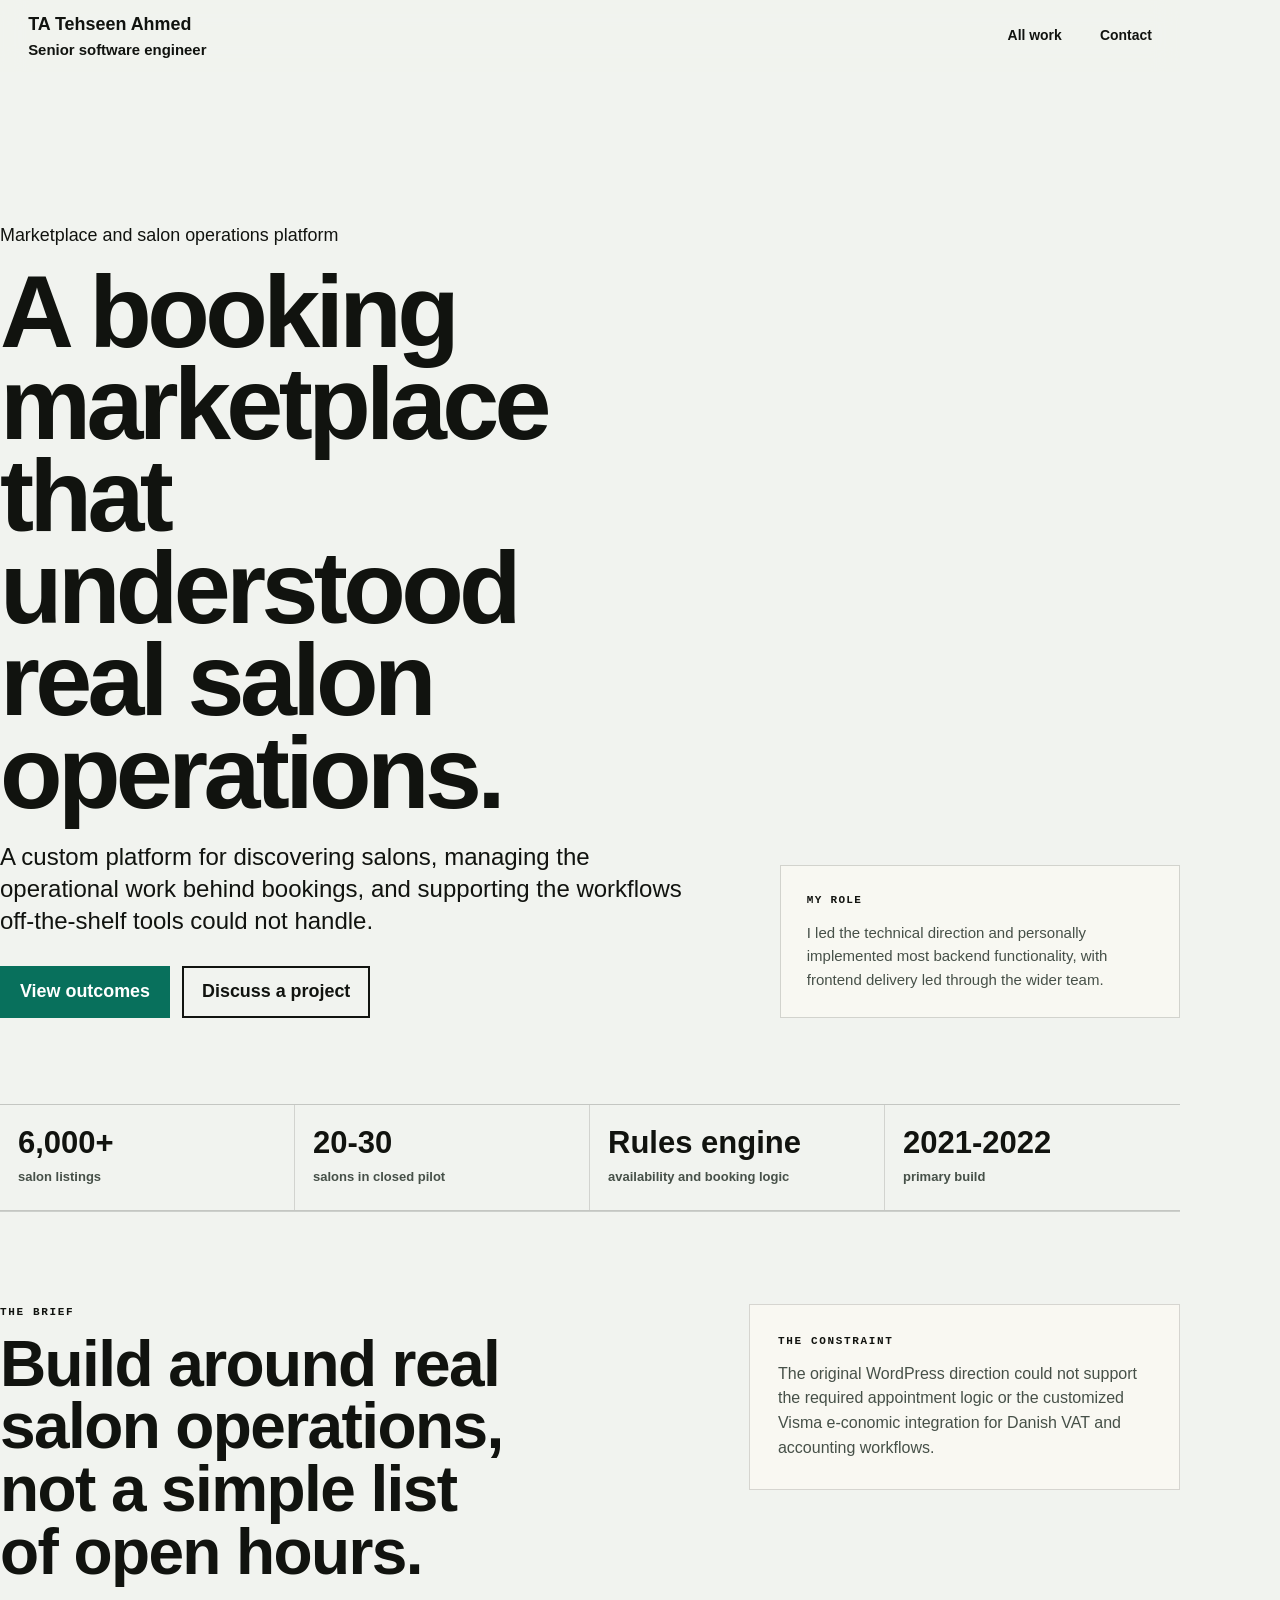
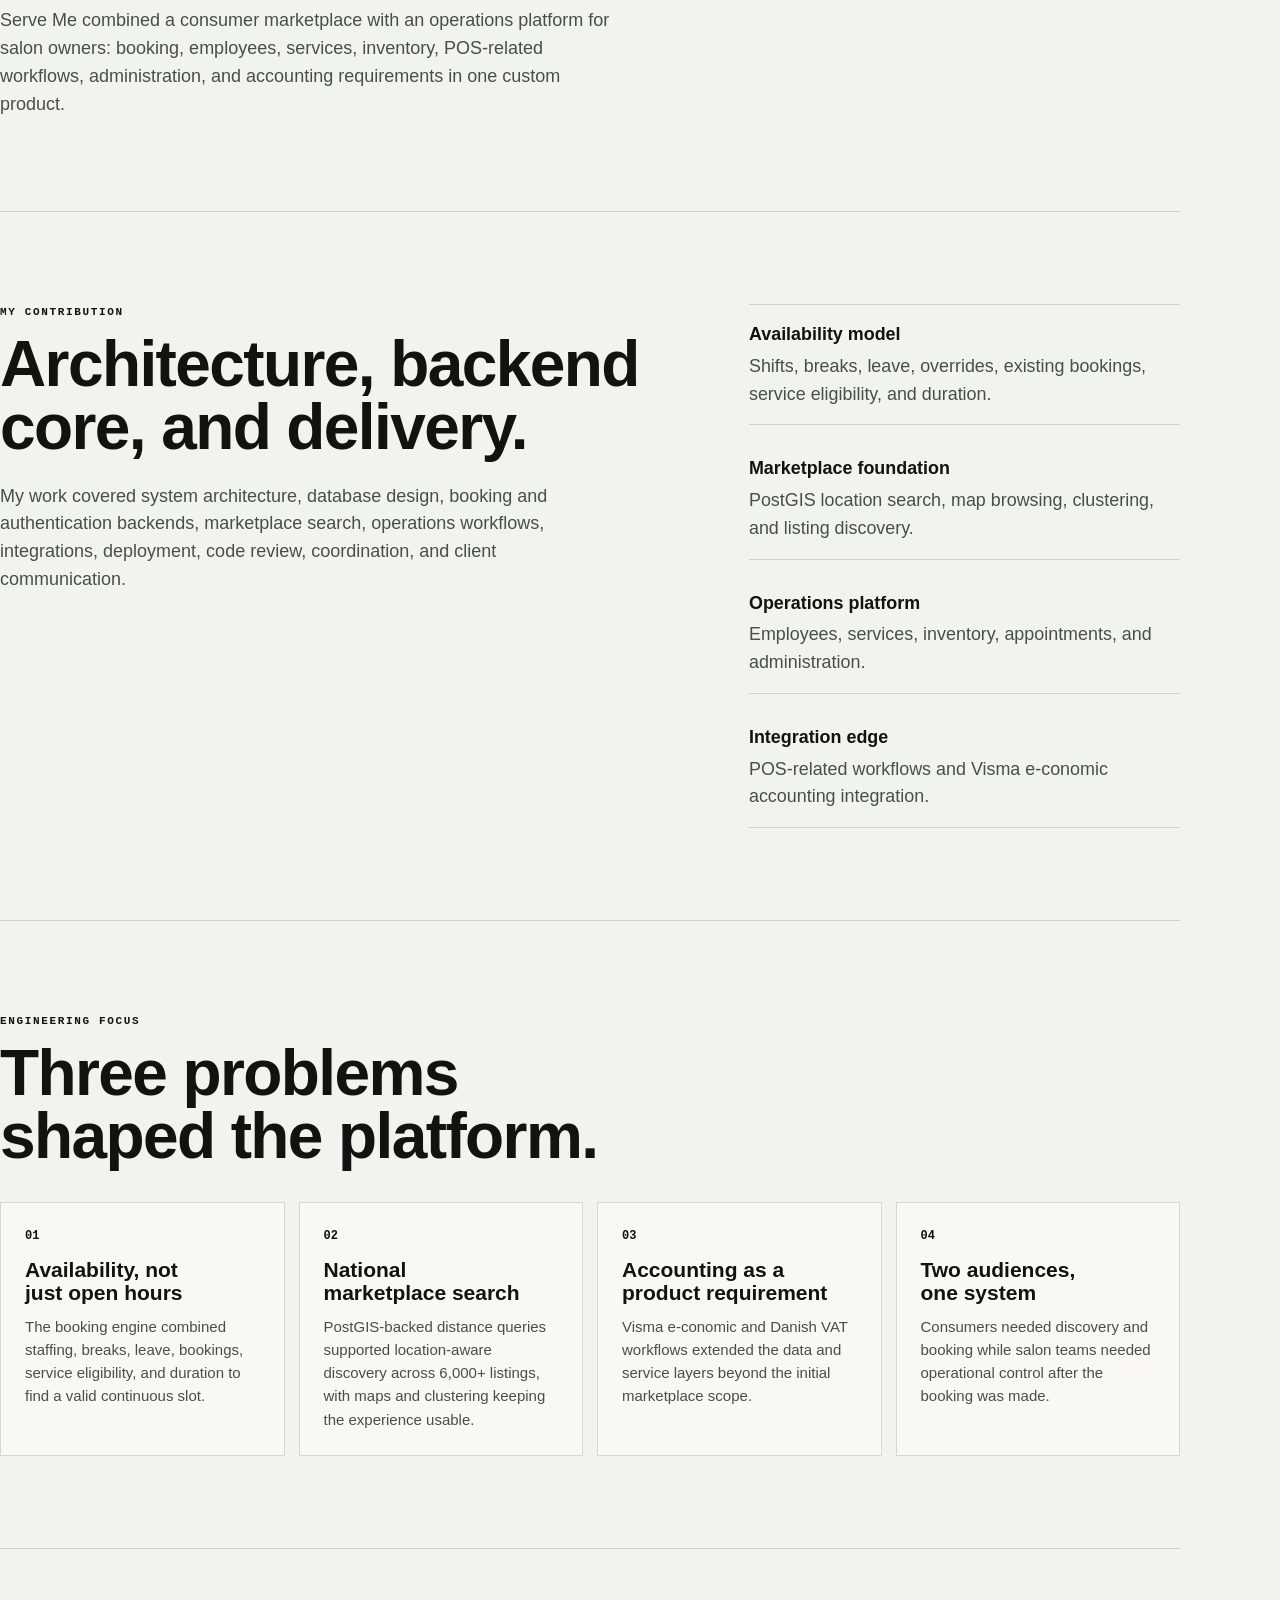
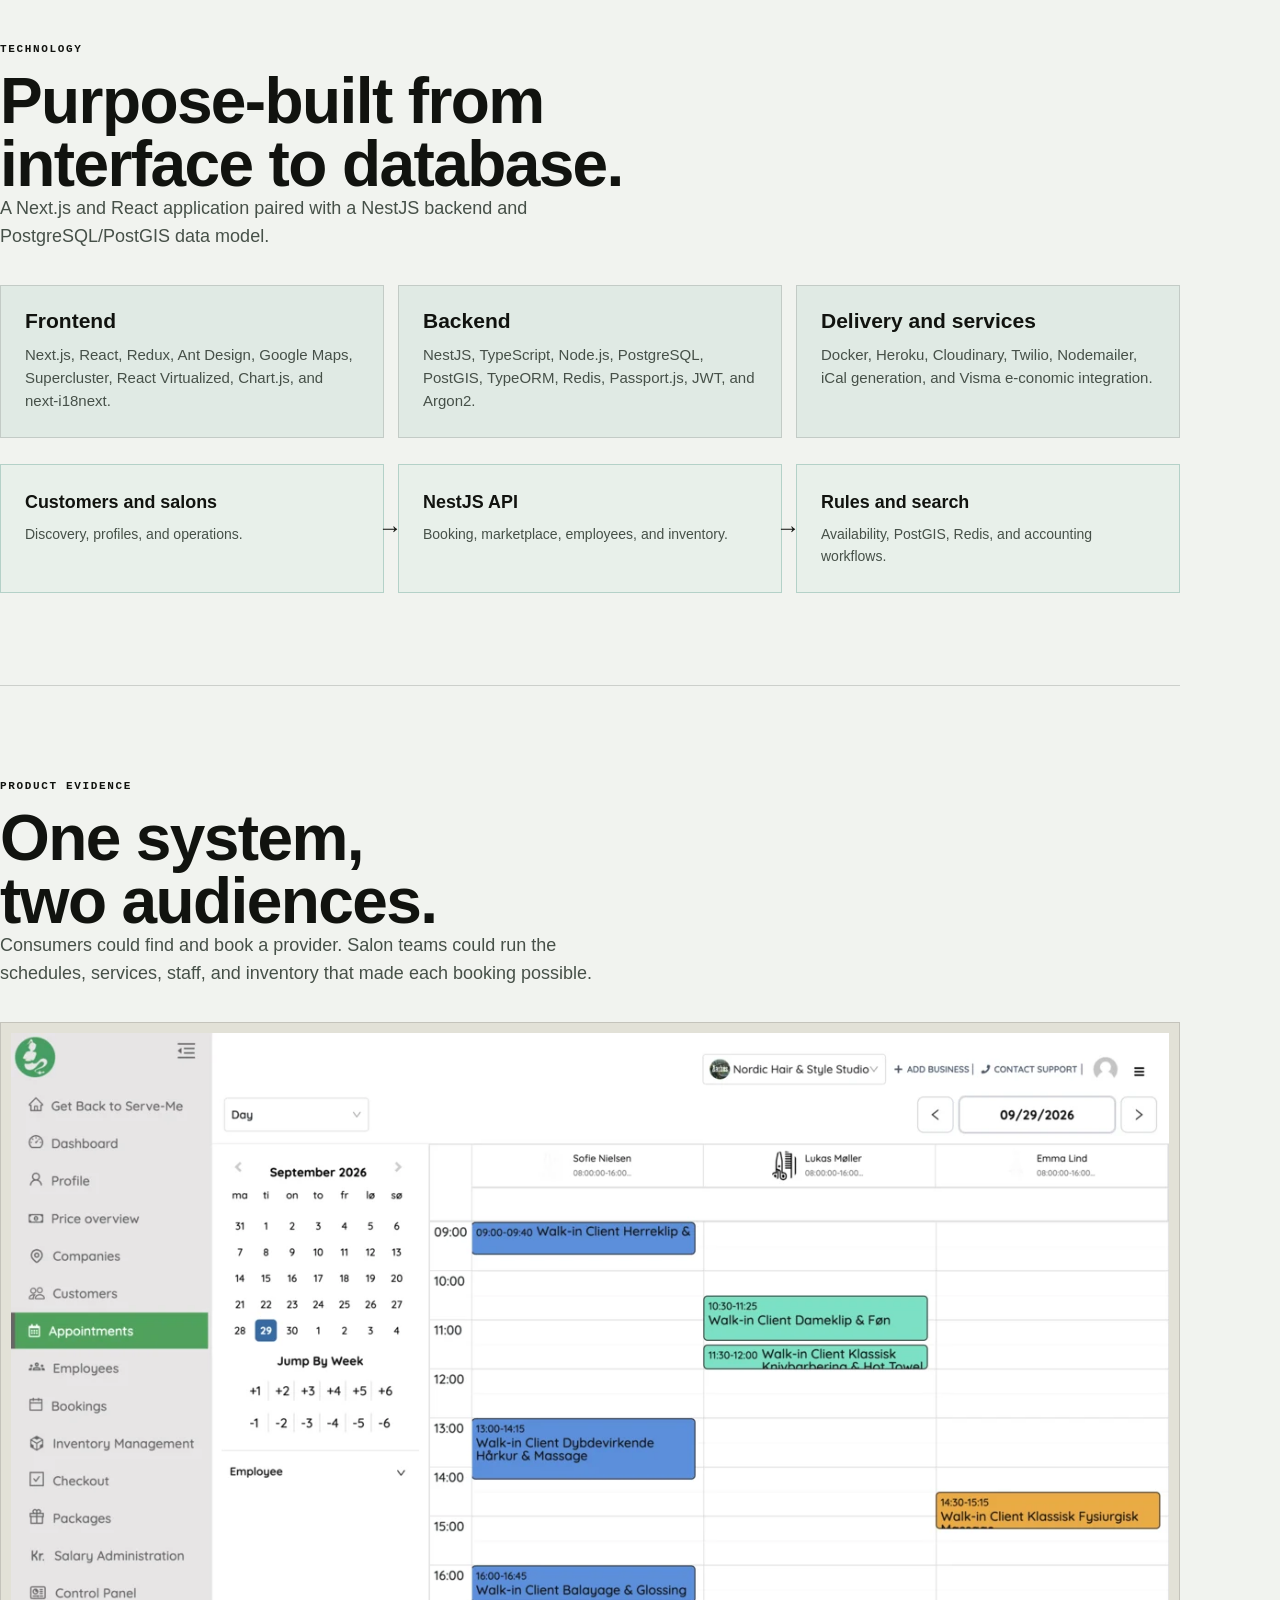
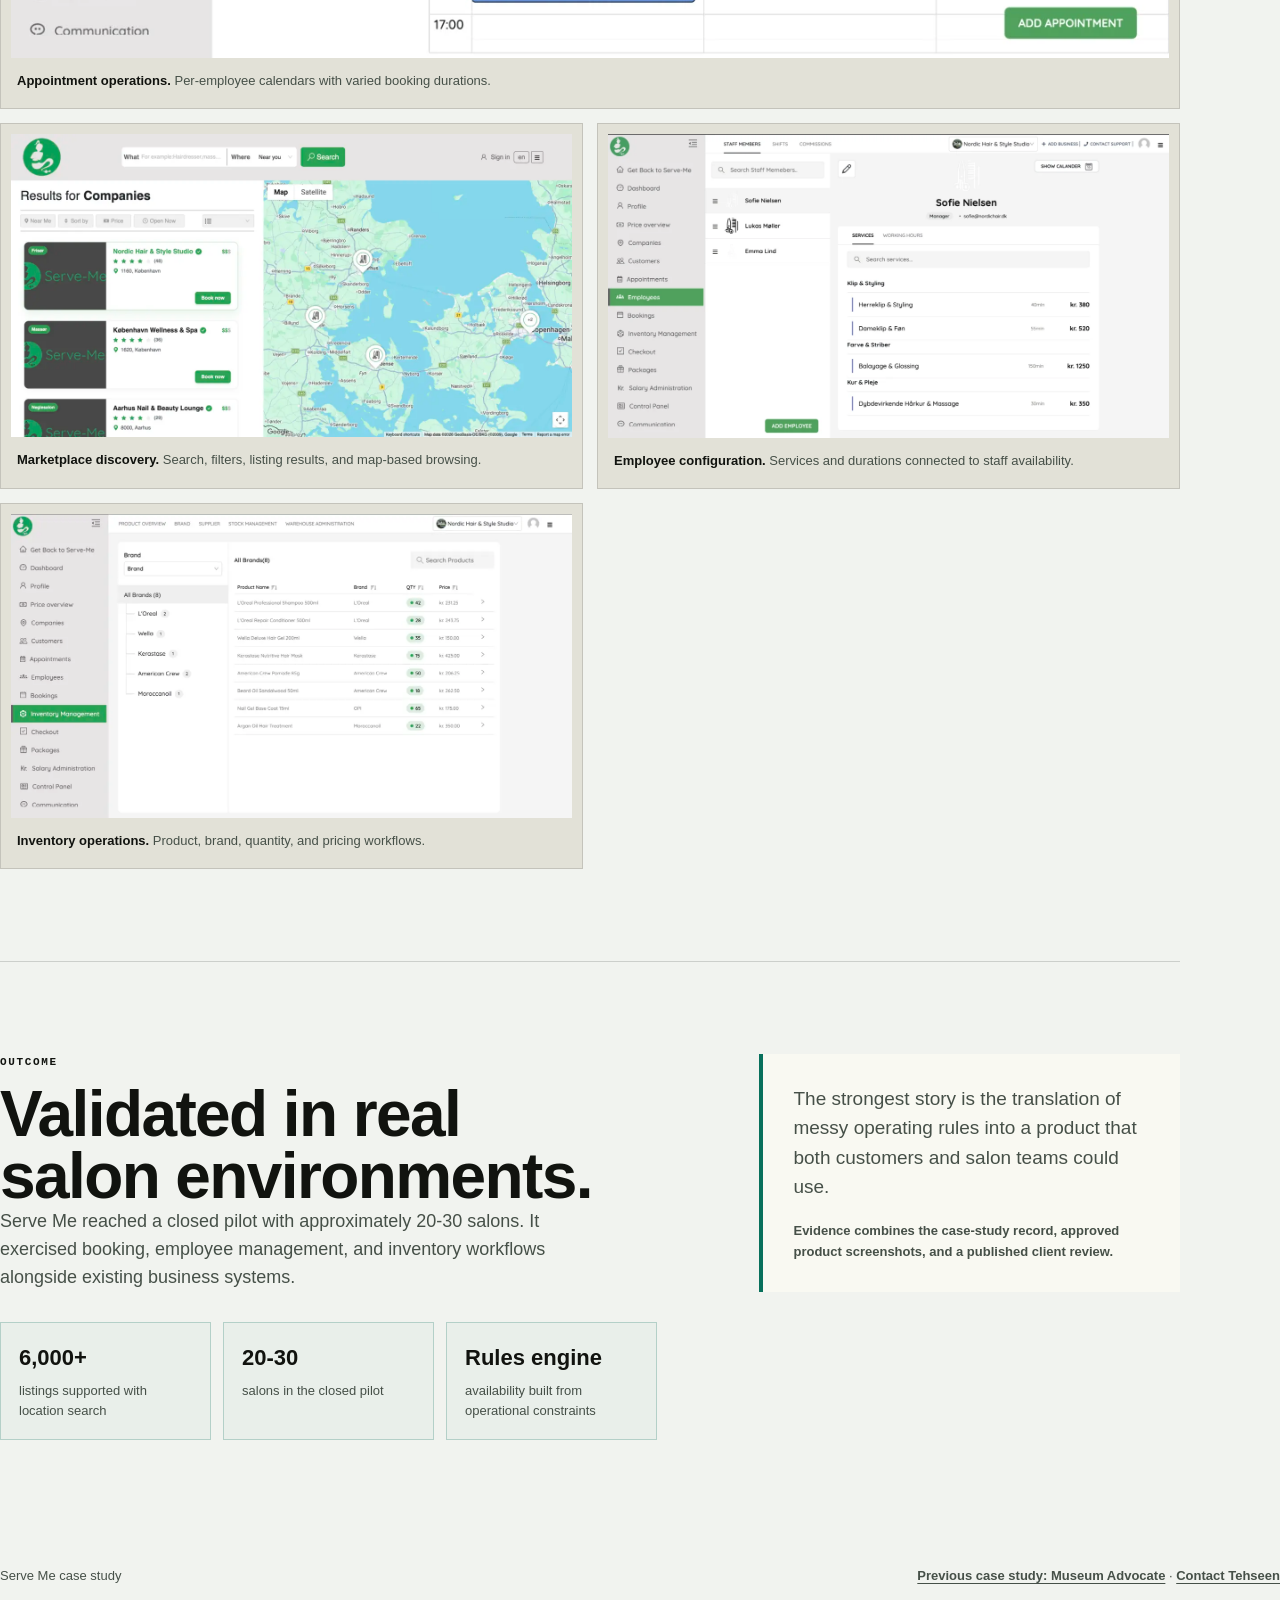
<file: case-studies/serve-me/index.html>
<!doctype html>
<html lang="en">
  <head>
    <meta charset="utf-8" />
    <meta name="viewport" content="width=device-width, initial-scale=1" />
    <title>Serve Me Case Study | Tehseen Ahmed</title>
    <meta name="description" content="How a custom marketplace and salon operations platform modeled availability, location search, inventory, and accounting workflows." />
    <link rel="canonical" href="https://tehseenahmed.me/work/serve-me/" />
    <meta property="og:type" content="article" />
    <meta property="og:title" content="Serve Me Case Study | Tehseen Ahmed" />
    <meta property="og:description" content="A custom marketplace and salon operations platform built around real staffing, booking, location, inventory, and accounting rules." />
    <meta property="og:url" content="https://tehseenahmed.me/work/serve-me/" />
    <meta property="og:image" content="https://tehseenahmed.me/assets/optimized/serve-appointments-card.webp" />
    <meta property="og:image:alt" content="Serve Me appointment calendar" />
    <meta name="twitter:card" content="summary_large_image" />
    <meta name="twitter:image" content="https://tehseenahmed.me/assets/optimized/serve-appointments-card.webp" />
    <link rel="icon" href="../../assets/favicon.svg" type="image/svg+xml" />
    <link rel="stylesheet" href="../../styles.css" />
    <link rel="stylesheet" href="../case-studies.css" />
    <script type="application/ld+json">
      {
        "@context": "https://schema.org",
        "@type": "Article",
        "headline": "Serve Me Case Study",
        "description": "How a custom marketplace and salon operations platform modeled real operational rules.",
        "author": {"@type": "Person", "name": "Tehseen Ahmed", "url": "https://tehseenahmed.me/"},
        "mainEntityOfPage": {"@type": "WebPage", "@id": "https://tehseenahmed.me/work/serve-me/"},
        "image": "https://tehseenahmed.me/assets/optimized/serve-appointments-card.webp"
      }
    </script>
  </head>
  <body class="case-study-page">
    <a class="skip-link" href="#case-content">Skip to case study</a>
    <header class="site-header">
      <a class="brand" href="../../index.html" aria-label="Tehseen Ahmed home">
        <span class="brand-mark" aria-hidden="true">TA</span>
        <span class="brand-copy"><strong>Tehseen Ahmed</strong><small>Senior software engineer</small></span>
      </a>
      <nav class="nav-links" aria-label="Case study navigation">
        <a href="../../index.html#work">All work</a>
        <a href="../../index.html#contact">Contact</a>
      </nav>
    </header>

    <main id="case-content">
      <section class="case-hero" aria-labelledby="project-title">
        <div class="case-hero-copy">
          <p class="eyebrow">Marketplace and salon operations platform</p>
          <h1 id="project-title">A booking marketplace that understood real salon operations.</h1>
          <p class="hero-subcopy">A custom platform for discovering salons, managing the operational work behind bookings, and supporting the workflows off-the-shelf tools could not handle.</p>
          <div class="case-hero-actions">
            <a class="button primary" href="#outcome">View outcomes</a>
            <a class="button secondary" href="../../index.html#contact">Discuss a project</a>
          </div>
        </div>
        <aside class="case-hero-note">
          <strong>My role</strong>
          <p>I led the technical direction and personally implemented most backend functionality, with frontend delivery led through the wider team.</p>
        </aside>
      </section>

      <div class="case-fact-row" aria-label="Project facts">
        <div class="case-fact"><strong>6,000+</strong><span>salon listings</span></div>
        <div class="case-fact"><strong>20-30</strong><span>salons in closed pilot</span></div>
        <div class="case-fact"><strong>Rules engine</strong><span>availability and booking logic</span></div>
        <div class="case-fact"><strong>2021-2022</strong><span>primary build</span></div>
      </div>

      <section class="case-section">
        <div class="case-split">
          <div>
            <span class="case-section-label">The brief</span>
            <h2>Build around real salon operations, not a simple list of open hours.</h2>
            <p>Serve Me combined a consumer marketplace with an operations platform for salon owners: booking, employees, services, inventory, POS-related workflows, administration, and accounting requirements in one custom product.</p>
          </div>
          <aside class="case-note">
            <strong>The constraint</strong>
            <p>The original WordPress direction could not support the required appointment logic or the customized Visma e-conomic integration for Danish VAT and accounting workflows.</p>
          </aside>
        </div>
      </section>

      <section class="case-section">
        <div class="case-split">
          <div>
            <span class="case-section-label">My contribution</span>
            <h2>Architecture, backend core, and delivery.</h2>
            <p>My work covered system architecture, database design, booking and authentication backends, marketplace search, operations workflows, integrations, deployment, code review, coordination, and client communication.</p>
          </div>
          <ol class="case-list">
            <li><strong>Availability model</strong>Shifts, breaks, leave, overrides, existing bookings, service eligibility, and duration.</li>
            <li><strong>Marketplace foundation</strong>PostGIS location search, map browsing, clustering, and listing discovery.</li>
            <li><strong>Operations platform</strong>Employees, services, inventory, appointments, and administration.</li>
            <li><strong>Integration edge</strong>POS-related workflows and Visma e-conomic accounting integration.</li>
          </ol>
        </div>
      </section>

      <section class="case-section">
        <div class="case-section-heading">
          <span class="case-section-label">Engineering focus</span>
          <h2>Three problems shaped the platform.</h2>
        </div>
        <div class="case-grid">
          <article class="case-card"><p class="case-year">01</p><h3>Availability, not just open hours</h3><p>The booking engine combined staffing, breaks, leave, bookings, service eligibility, and duration to find a valid continuous slot.</p></article>
          <article class="case-card"><p class="case-year">02</p><h3>National marketplace search</h3><p>PostGIS-backed distance queries supported location-aware discovery across 6,000+ listings, with maps and clustering keeping the experience usable.</p></article>
          <article class="case-card"><p class="case-year">03</p><h3>Accounting as a product requirement</h3><p>Visma e-conomic and Danish VAT workflows extended the data and service layers beyond the initial marketplace scope.</p></article>
          <article class="case-card"><p class="case-year">04</p><h3>Two audiences, one system</h3><p>Consumers needed discovery and booking while salon teams needed operational control after the booking was made.</p></article>
        </div>
      </section>

      <section class="case-section">
        <div class="case-section-heading">
          <span class="case-section-label">Technology</span>
          <h2>Purpose-built from interface to database.</h2>
          <p>A Next.js and React application paired with a NestJS backend and PostgreSQL/PostGIS data model.</p>
        </div>
        <div class="case-tech-grid">
          <article class="case-tech-card"><h3>Frontend</h3><p>Next.js, React, Redux, Ant Design, Google Maps, Supercluster, React Virtualized, Chart.js, and next-i18next.</p></article>
          <article class="case-tech-card"><h3>Backend</h3><p>NestJS, TypeScript, Node.js, PostgreSQL, PostGIS, TypeORM, Redis, Passport.js, JWT, and Argon2.</p></article>
          <article class="case-tech-card"><h3>Delivery and services</h3><p>Docker, Heroku, Cloudinary, Twilio, Nodemailer, iCal generation, and Visma e-conomic integration.</p></article>
        </div>
        <div class="case-flow" aria-label="Serve Me platform flow">
          <div><strong>Customers and salons</strong><span>Discovery, profiles, and operations.</span></div>
          <div><strong>NestJS API</strong><span>Booking, marketplace, employees, and inventory.</span></div>
          <div><strong>Rules and search</strong><span>Availability, PostGIS, Redis, and accounting workflows.</span></div>
        </div>
      </section>

      <section class="case-section">
        <div class="case-section-heading">
          <span class="case-section-label">Product evidence</span>
          <h2>One system, two audiences.</h2>
          <p>Consumers could find and book a provider. Salon teams could run the schedules, services, staff, and inventory that made each booking possible.</p>
        </div>
        <div class="case-gallery">
          <figure><img src="../../assets/optimized/serve-appointments-card.webp" alt="Serve Me appointment calendar with approved demo data" width="1260" height="680" loading="lazy" decoding="async" /><figcaption><strong>Appointment operations.</strong> Per-employee calendars with varied booking durations.</figcaption></figure>
          <figure><img src="../../assets/optimized/serve-map-card.webp" alt="Serve Me marketplace map and salon discovery" width="1260" height="680" loading="lazy" decoding="async" /><figcaption><strong>Marketplace discovery.</strong> Search, filters, listing results, and map-based browsing.</figcaption></figure>
          <figure><img src="../../assets/optimized/serve-employees-card.webp" alt="Serve Me employee services view with approved demo data" width="1260" height="683" loading="lazy" decoding="async" /><figcaption><strong>Employee configuration.</strong> Services and durations connected to staff availability.</figcaption></figure>
          <figure><img src="../../assets/optimized/serve-inventory-card.webp" alt="Serve Me inventory management view" width="1260" height="681" loading="lazy" decoding="async" /><figcaption><strong>Inventory operations.</strong> Product, brand, quantity, and pricing workflows.</figcaption></figure>
        </div>
      </section>

      <section class="case-section case-outcome" id="outcome">
        <div>
          <span class="case-section-label">Outcome</span>
          <h2>Validated in real salon environments.</h2>
          <p>Serve Me reached a closed pilot with approximately 20-30 salons. It exercised booking, employee management, and inventory workflows alongside existing business systems.</p>
          <div class="case-proof-grid">
            <div class="case-proof"><strong>6,000+</strong><span>listings supported with location search</span></div>
            <div class="case-proof"><strong>20-30</strong><span>salons in the closed pilot</span></div>
            <div class="case-proof"><strong>Rules engine</strong><span>availability built from operational constraints</span></div>
          </div>
        </div>
        <blockquote class="case-quote">The strongest story is the translation of messy operating rules into a product that both customers and salon teams could use.<small>Evidence combines the case-study record, approved product screenshots, and a published client review.</small></blockquote>
      </section>
    </main>

    <footer class="case-footer">
      <span>Serve Me case study</span>
      <span><a href="../museum-advocate/">Previous case study: Museum Advocate</a> · <a href="../../index.html#contact">Contact Tehseen</a></span>
    </footer>
  </body>
</html>
</file>
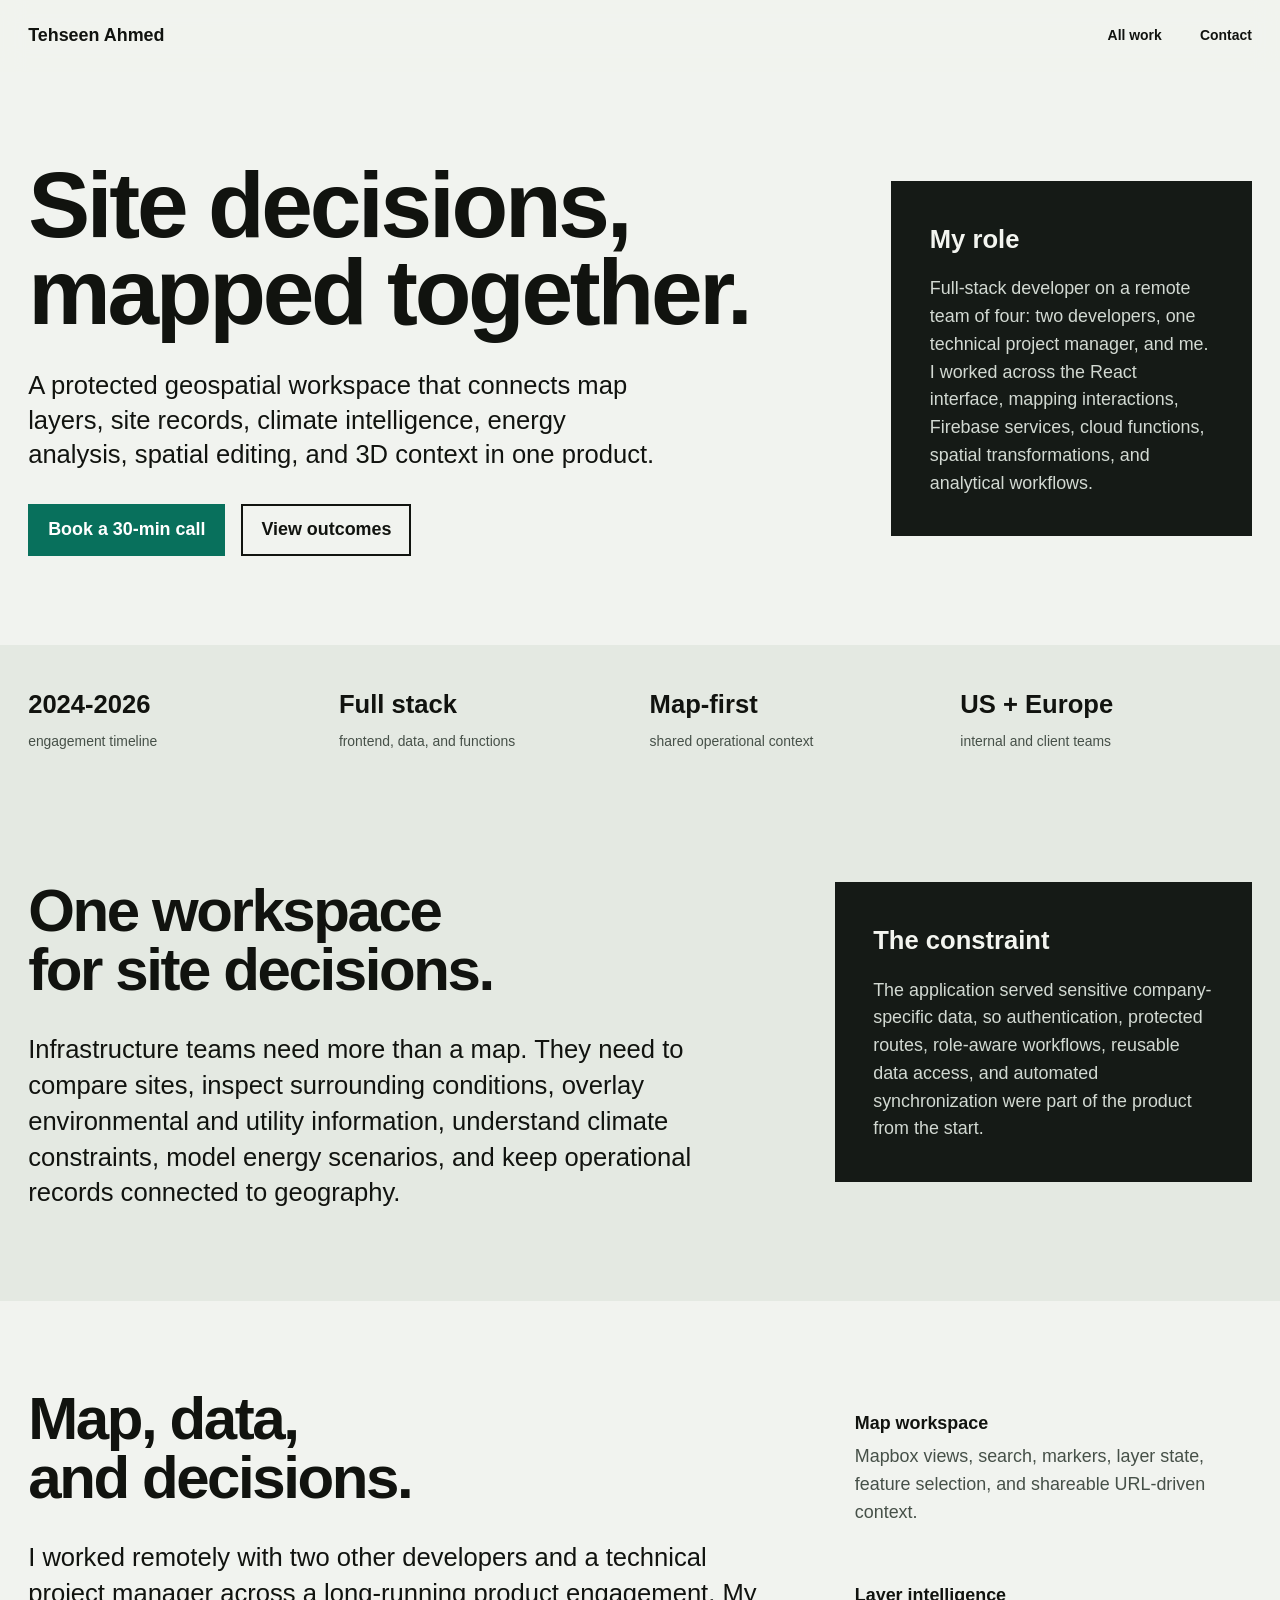
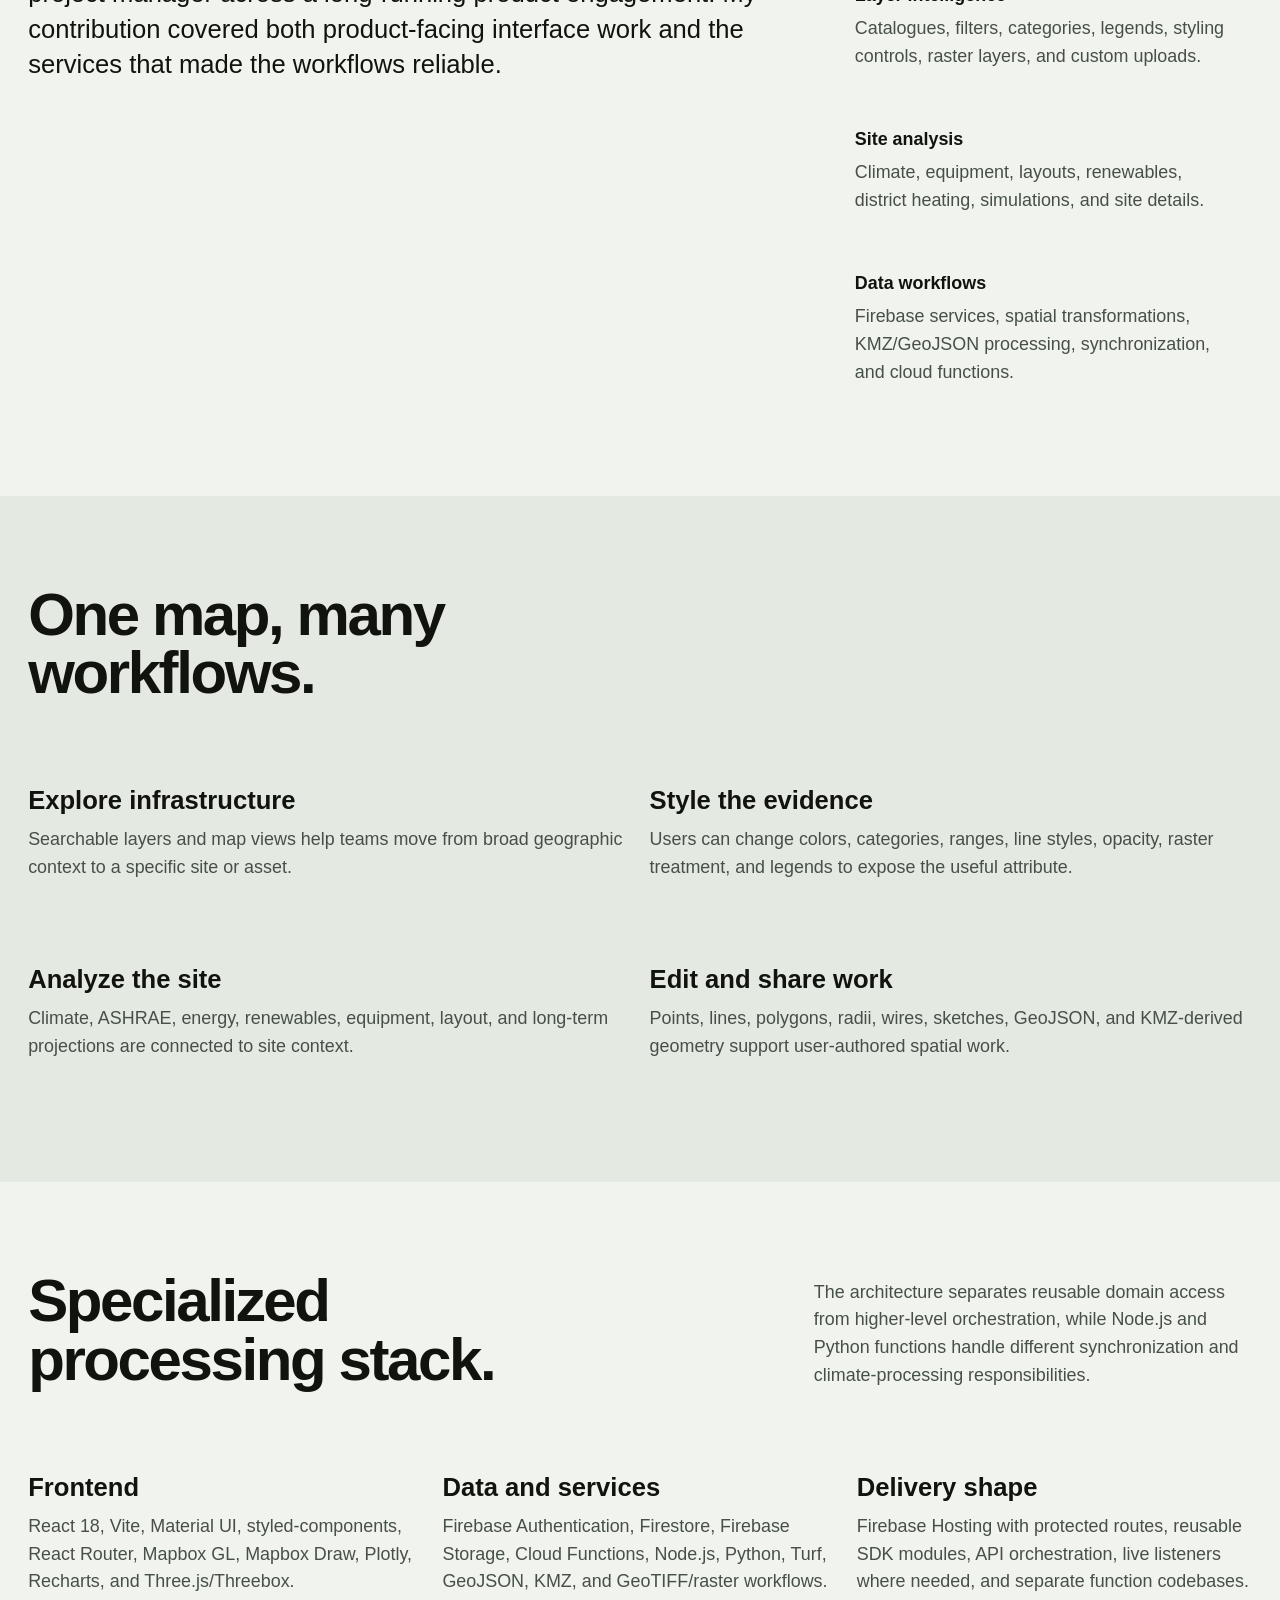
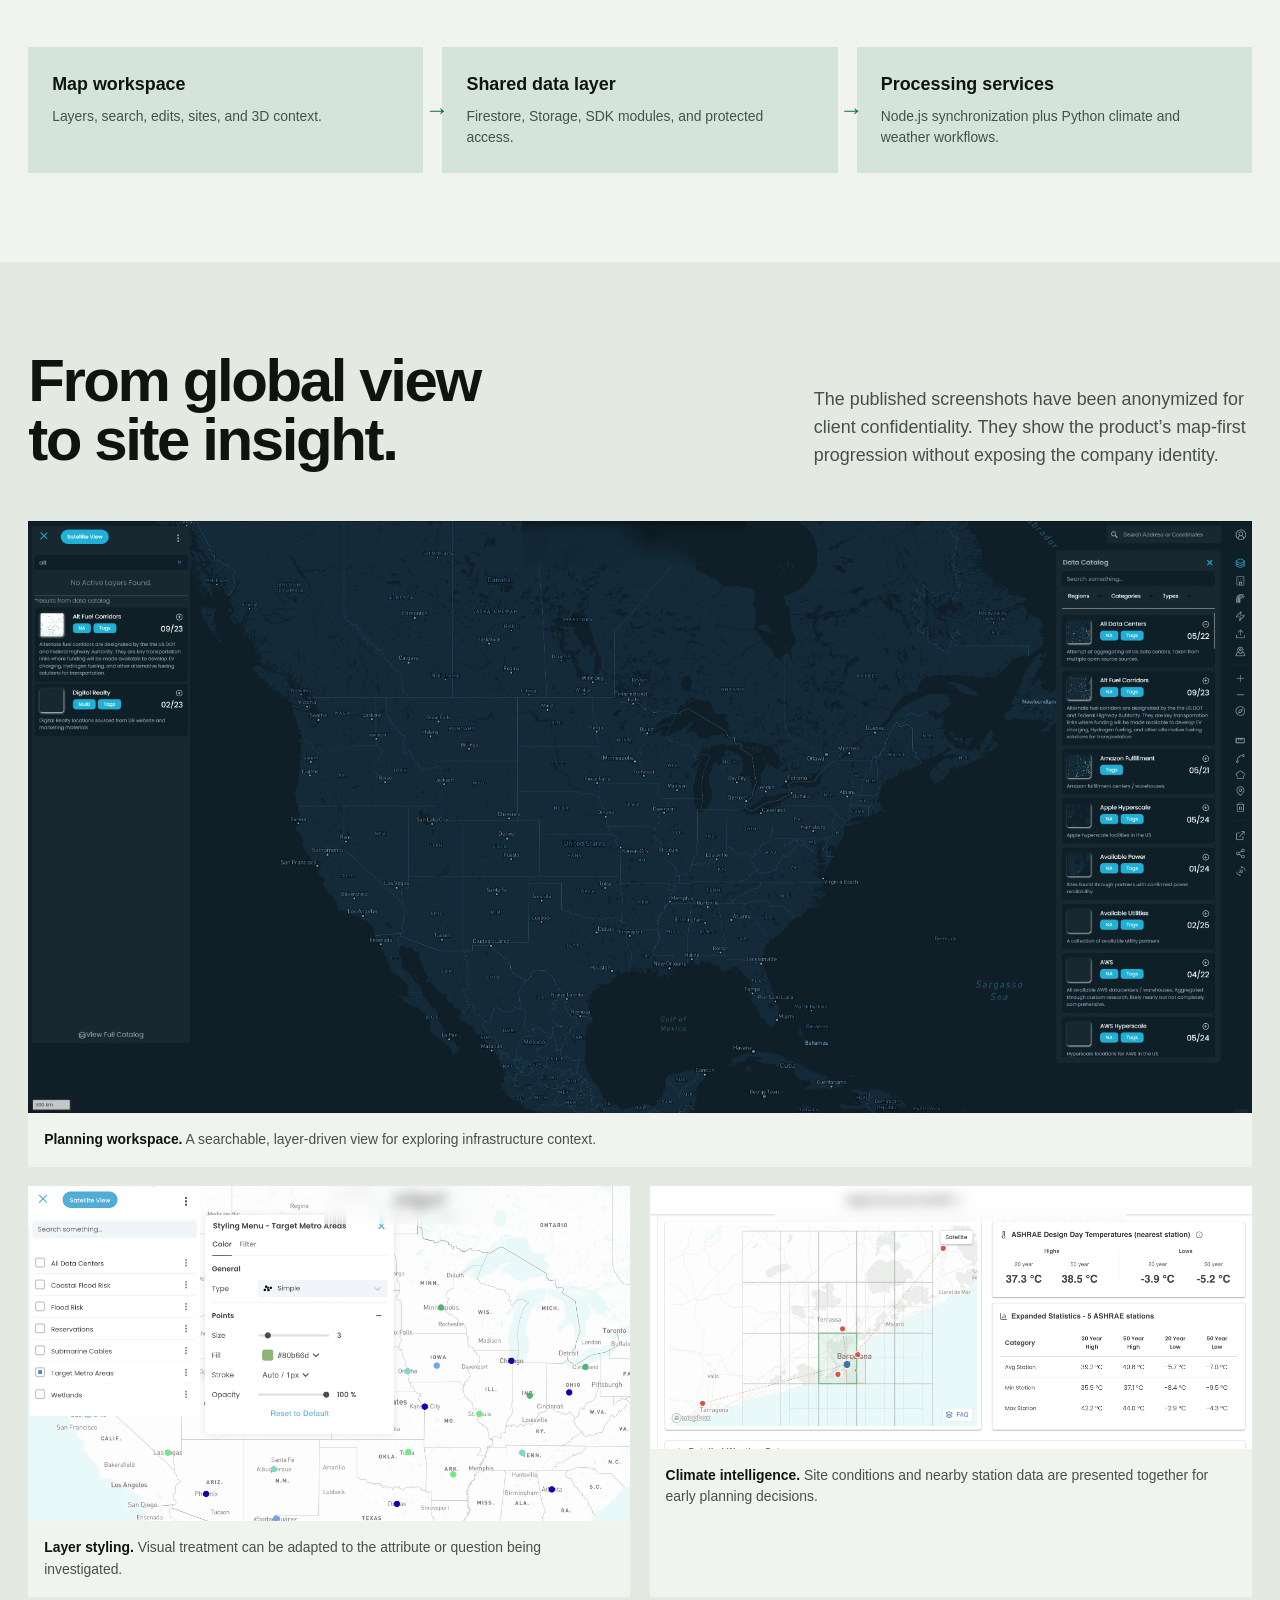
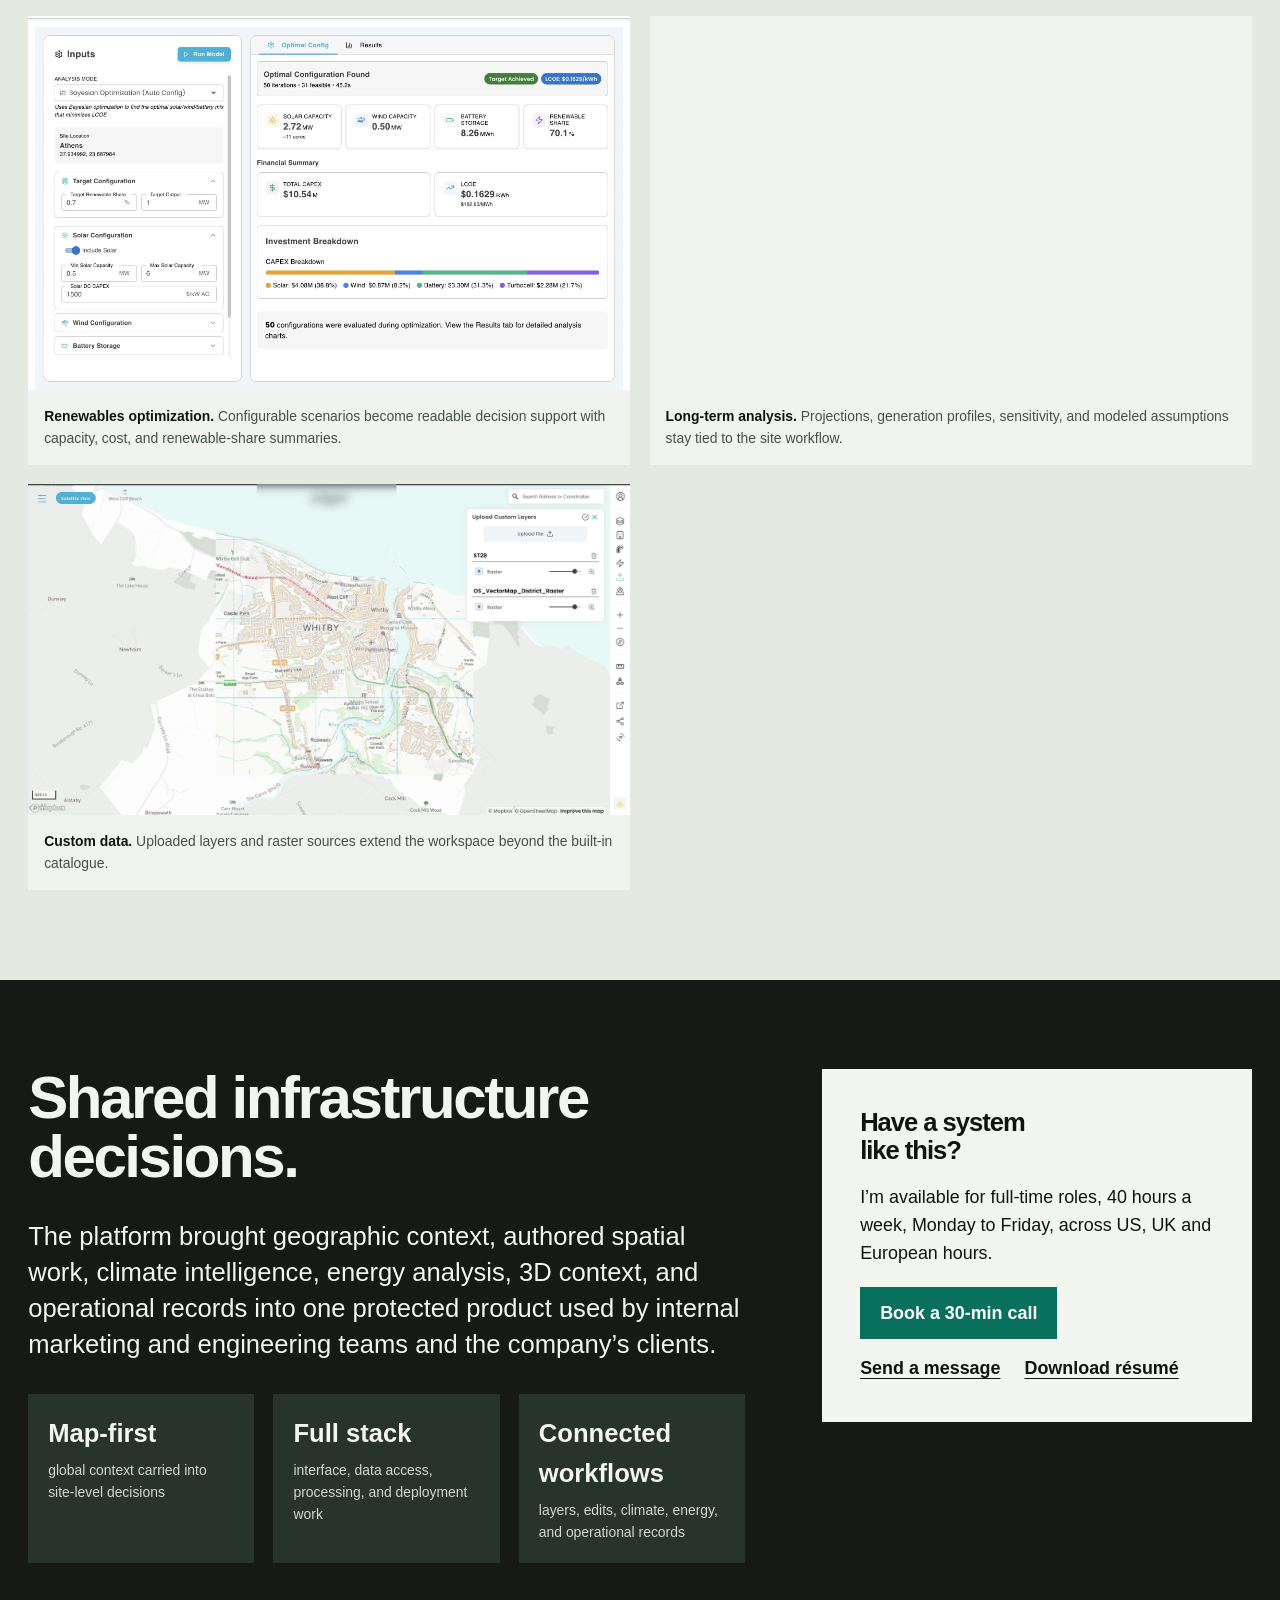
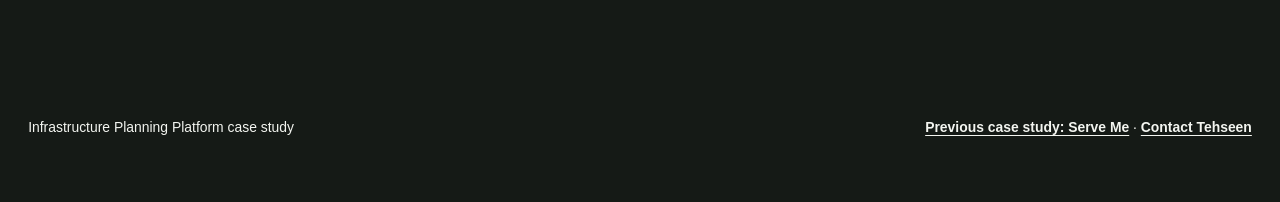
<file: work/infrastructure-planning-platform/index.html>
<!doctype html>
<html lang="en">
  <head>
    <meta charset="utf-8" />
    <meta name="viewport" content="width=device-width, initial-scale=1" />
    <title>Infrastructure Planning Platform Case Study | Tehseen Ahmed</title>
    <meta name="description" content="How a full-stack geospatial workspace brought infrastructure data, site analysis, climate intelligence, energy modeling, and spatial editing into one protected application." />
    <link rel="canonical" href="https://tehseenahmed.me/work/infrastructure-planning-platform/" />
    <meta property="og:type" content="article" />
    <meta property="og:title" content="Infrastructure Planning Platform Case Study | Tehseen Ahmed" />
    <meta property="og:description" content="A protected geospatial infrastructure workspace for map layers, site intelligence, spatial editing, and energy analysis." />
    <meta property="og:url" content="https://tehseenahmed.me/work/infrastructure-planning-platform/" />
    <meta property="og:image" content="https://tehseenahmed.me/assets/optimized/infrastructure-planning-platform-card.webp" />
    <meta property="og:image:alt" content="Anonymized infrastructure planning workspace" />
    <meta name="twitter:card" content="summary_large_image" />
    <meta name="twitter:image" content="https://tehseenahmed.me/assets/optimized/infrastructure-planning-platform-card.webp" />
    <script
      async
      src="https://www.googletagmanager.com/gtag/js?id=G-CPH3MHS4ET"
    ></script>
    <script>
      window.dataLayer = window.dataLayer || [];
      function gtag() {
        dataLayer.push(arguments);
      }
      gtag("js", new Date());
      gtag("config", "G-CPH3MHS4ET");
    </script>
    <link rel="icon" href="../../assets/favicon.svg" type="image/svg+xml" />
    <link rel="stylesheet" href="../../styles.css" />
    <link rel="stylesheet" href="../case-studies.css" />
    <script type="application/ld+json">
      {
        "@context": "https://schema.org",
        "@type": "Article",
        "headline": "Infrastructure Planning Platform Case Study",
        "description": "How a full-stack geospatial workspace brought infrastructure data and site analysis into one protected application.",
        "author": {"@type": "Person", "name": "Tehseen Ahmed", "url": "https://tehseenahmed.me/"},
        "mainEntityOfPage": {"@type": "WebPage", "@id": "https://tehseenahmed.me/work/infrastructure-planning-platform/"},
        "image": "https://tehseenahmed.me/assets/optimized/infrastructure-planning-platform-card.webp"
      }
    </script>
  </head>
  <body class="case-study-page">
    <a class="skip-link" href="#case-content">Skip to case study</a>
    <header class="site-header">
      <a class="brand" href="../../index.html" aria-label="Tehseen Ahmed home">
        <span class="brand-mark" aria-hidden="true">TA</span>
        <span class="brand-copy"><strong>Tehseen Ahmed</strong><small>Senior software engineer</small></span>
      </a>
      <nav class="nav-links" aria-label="Case study navigation">
        <a href="../../index.html#work">All work</a>
        <a href="../../index.html#contact">Contact</a>
      </nav>
    </header>

    <main id="case-content">
      <section class="case-hero" aria-labelledby="project-title">
        <div class="case-hero-copy">
          <h1 id="project-title">Site decisions, mapped together.</h1>
          <p class="hero-subcopy">A protected geospatial workspace that connects map layers, site records, climate intelligence, energy analysis, spatial editing, and 3D context in one product.</p>
          <div class="case-hero-actions">
            <a class="button primary" href="https://cal.com/tehseenahmed/30min" target="_blank" rel="noreferrer">Book a 30-min call</a>
            <a class="button secondary" href="#outcome">View outcomes</a>
          </div>
        </div>
        <aside class="case-hero-note">
          <strong>My role</strong>
          <p>Full-stack developer on a remote team of four: two developers, one technical project manager, and me. I worked across the React interface, mapping interactions, Firebase services, cloud functions, spatial transformations, and analytical workflows.</p>
        </aside>
      </section>

      <div class="case-fact-row" aria-label="Project facts">
        <div class="case-fact"><strong>2024-2026</strong><span>engagement timeline</span></div>
        <div class="case-fact"><strong>Full stack</strong><span>frontend, data, and functions</span></div>
        <div class="case-fact"><strong>Map-first</strong><span>shared operational context</span></div>
        <div class="case-fact"><strong>US + Europe</strong><span>internal and client teams</span></div>
      </div>

      <section class="case-section">
        <div class="case-split">
          <div>
            <h2>One workspace for site decisions.</h2>
            <p>Infrastructure teams need more than a map. They need to compare sites, inspect surrounding conditions, overlay environmental and utility information, understand climate constraints, model energy scenarios, and keep operational records connected to geography.</p>
          </div>
          <aside class="case-note">
            <strong>The constraint</strong>
            <p>The application served sensitive company-specific data, so authentication, protected routes, role-aware workflows, reusable data access, and automated synchronization were part of the product from the start.</p>
          </aside>
        </div>
      </section>

      <section class="case-section">
        <div class="case-split">
          <div>
            <h2>Map, data, and decisions.</h2>
            <p>I worked remotely with two other developers and a technical project manager across a long-running product engagement. My contribution covered both product-facing interface work and the services that made the workflows reliable.</p>
          </div>
          <ol class="case-list">
            <li><strong>Map workspace</strong>Mapbox views, search, markers, layer state, feature selection, and shareable URL-driven context.</li>
            <li><strong>Layer intelligence</strong>Catalogues, filters, categories, legends, styling controls, raster layers, and custom uploads.</li>
            <li><strong>Site analysis</strong>Climate, equipment, layouts, renewables, district heating, simulations, and site details.</li>
            <li><strong>Data workflows</strong>Firebase services, spatial transformations, KMZ/GeoJSON processing, synchronization, and cloud functions.</li>
          </ol>
        </div>
      </section>

      <section class="case-section">
        <div class="case-section-heading">
          <h2>One map, many workflows.</h2>
        </div>
        <div class="case-grid">
          <article class="case-card"><h3>Explore infrastructure</h3><p>Searchable layers and map views help teams move from broad geographic context to a specific site or asset.</p></article>
          <article class="case-card"><h3>Style the evidence</h3><p>Users can change colors, categories, ranges, line styles, opacity, raster treatment, and legends to expose the useful attribute.</p></article>
          <article class="case-card"><h3>Analyze the site</h3><p>Climate, ASHRAE, energy, renewables, equipment, layout, and long-term projections are connected to site context.</p></article>
          <article class="case-card"><h3>Edit and share work</h3><p>Points, lines, polygons, radii, wires, sketches, GeoJSON, and KMZ-derived geometry support user-authored spatial work.</p></article>
        </div>
      </section>

      <section class="case-section">
        <div class="case-section-heading">
          <h2>Specialized processing stack.</h2>
          <p>The architecture separates reusable domain access from higher-level orchestration, while Node.js and Python functions handle different synchronization and climate-processing responsibilities.</p>
        </div>
        <div class="case-tech-grid">
          <article class="case-tech-card"><h3>Frontend</h3><p>React 18, Vite, Material UI, styled-components, React Router, Mapbox GL, Mapbox Draw, Plotly, Recharts, and Three.js/Threebox.</p></article>
          <article class="case-tech-card"><h3>Data and services</h3><p>Firebase Authentication, Firestore, Firebase Storage, Cloud Functions, Node.js, Python, Turf, GeoJSON, KMZ, and GeoTIFF/raster workflows.</p></article>
          <article class="case-tech-card"><h3>Delivery shape</h3><p>Firebase Hosting with protected routes, reusable SDK modules, API orchestration, live listeners where needed, and separate function codebases.</p></article>
        </div>
        <div class="case-flow" aria-label="Infrastructure Planning Platform system flow">
          <div><strong>Map workspace</strong><span>Layers, search, edits, sites, and 3D context.</span></div>
          <div><strong>Shared data layer</strong><span>Firestore, Storage, SDK modules, and protected access.</span></div>
          <div><strong>Processing services</strong><span>Node.js synchronization plus Python climate and weather workflows.</span></div>
        </div>
      </section>

      <section class="case-section">
        <div class="case-section-heading">
          <h2>From global view to site insight.</h2>
          <p>The published screenshots have been anonymized for client confidentiality. They show the product’s map-first progression without exposing the company identity.</p>
        </div>
        <div class="case-gallery">
          <figure><img src="../../assets/infrastructure-planning-platform/global-map.webp" alt="Anonymized infrastructure planning workspace with searchable layer catalogue" width="3837" height="1858" loading="lazy" decoding="async" /><figcaption><strong>Planning workspace.</strong> A searchable, layer-driven view for exploring infrastructure context.</figcaption></figure>
          <figure><img src="../../assets/infrastructure-planning-platform/layer-styling.webp" alt="Anonymized map layer styling controls and target metro areas" width="2194" height="1222" loading="lazy" decoding="async" /><figcaption><strong>Layer styling.</strong> Visual treatment can be adapted to the attribute or question being investigated.</figcaption></figure>
          <figure><img src="../../assets/infrastructure-planning-platform/climate-analysis.webp" alt="Anonymized climate analysis view with ASHRAE station data" width="2404" height="1048" loading="lazy" decoding="async" /><figcaption><strong>Climate intelligence.</strong> Site conditions and nearby station data are presented together for early planning decisions.</figcaption></figure>
          <figure><img src="../../assets/infrastructure-planning-platform/renewables-optimization.webp" alt="Anonymized renewables optimization result view" width="2310" height="1436" loading="lazy" decoding="async" /><figcaption><strong>Renewables optimization.</strong> Configurable scenarios become readable decision support with capacity, cost, and renewable-share summaries.</figcaption></figure>
          <figure><img src="../../assets/infrastructure-planning-platform/renewables-projection.webp" alt="Anonymized renewables projection and analysis results" width="2292" height="1424" loading="lazy" decoding="async" /><figcaption><strong>Long-term analysis.</strong> Projections, generation profiles, sensitivity, and modeled assumptions stay tied to the site workflow.</figcaption></figure>
          <figure><img src="../../assets/infrastructure-planning-platform/custom-layers.webp" alt="Anonymized custom map layers and uploaded raster data" width="3024" height="1660" loading="lazy" decoding="async" /><figcaption><strong>Custom data.</strong> Uploaded layers and raster sources extend the workspace beyond the built-in catalogue.</figcaption></figure>
        </div>
      </section>

      <section class="case-section case-outcome" id="outcome">
        <div>
          <h2>Shared infrastructure decisions.</h2>
          <p>The platform brought geographic context, authored spatial work, climate intelligence, energy analysis, 3D context, and operational records into one protected product used by internal marketing and engineering teams and the company’s clients.</p>
          <div class="case-proof-grid">
            <div class="case-proof"><strong>Map-first</strong><span>global context carried into site-level decisions</span></div>
            <div class="case-proof"><strong>Full stack</strong><span>interface, data access, processing, and deployment work</span></div>
            <div class="case-proof"><strong>Connected workflows</strong><span>layers, edits, climate, energy, and operational records</span></div>
          </div>
        </div>
        <aside class="case-cta" aria-labelledby="case-cta-title">
          <h2 id="case-cta-title">Have a system like this?</h2>
          <p>I’m available for full-time roles, 40 hours a week, Monday to Friday, across US, UK and European hours.</p>
          <div class="case-cta-actions">
            <a class="button primary" href="https://cal.com/tehseenahmed/30min" target="_blank" rel="noreferrer">Book a 30-min call</a>
            <a class="text-action" href="../../index.html#contact">Send a message</a>
            <a class="text-action" href="../../assets/Tehseen_Ahmed_Resume.pdf" download>Download résumé</a>
          </div>
        </aside>
      </section>
    </main>

    <footer class="case-footer">
          <span>Infrastructure Planning Platform case study</span>
      <span><a href="../serve-me/">Previous case study: Serve Me</a> · <a href="../../index.html#contact">Contact Tehseen</a></span>
    </footer>
    <script src="../../script.js"></script>
  </body>
</html>
</file>
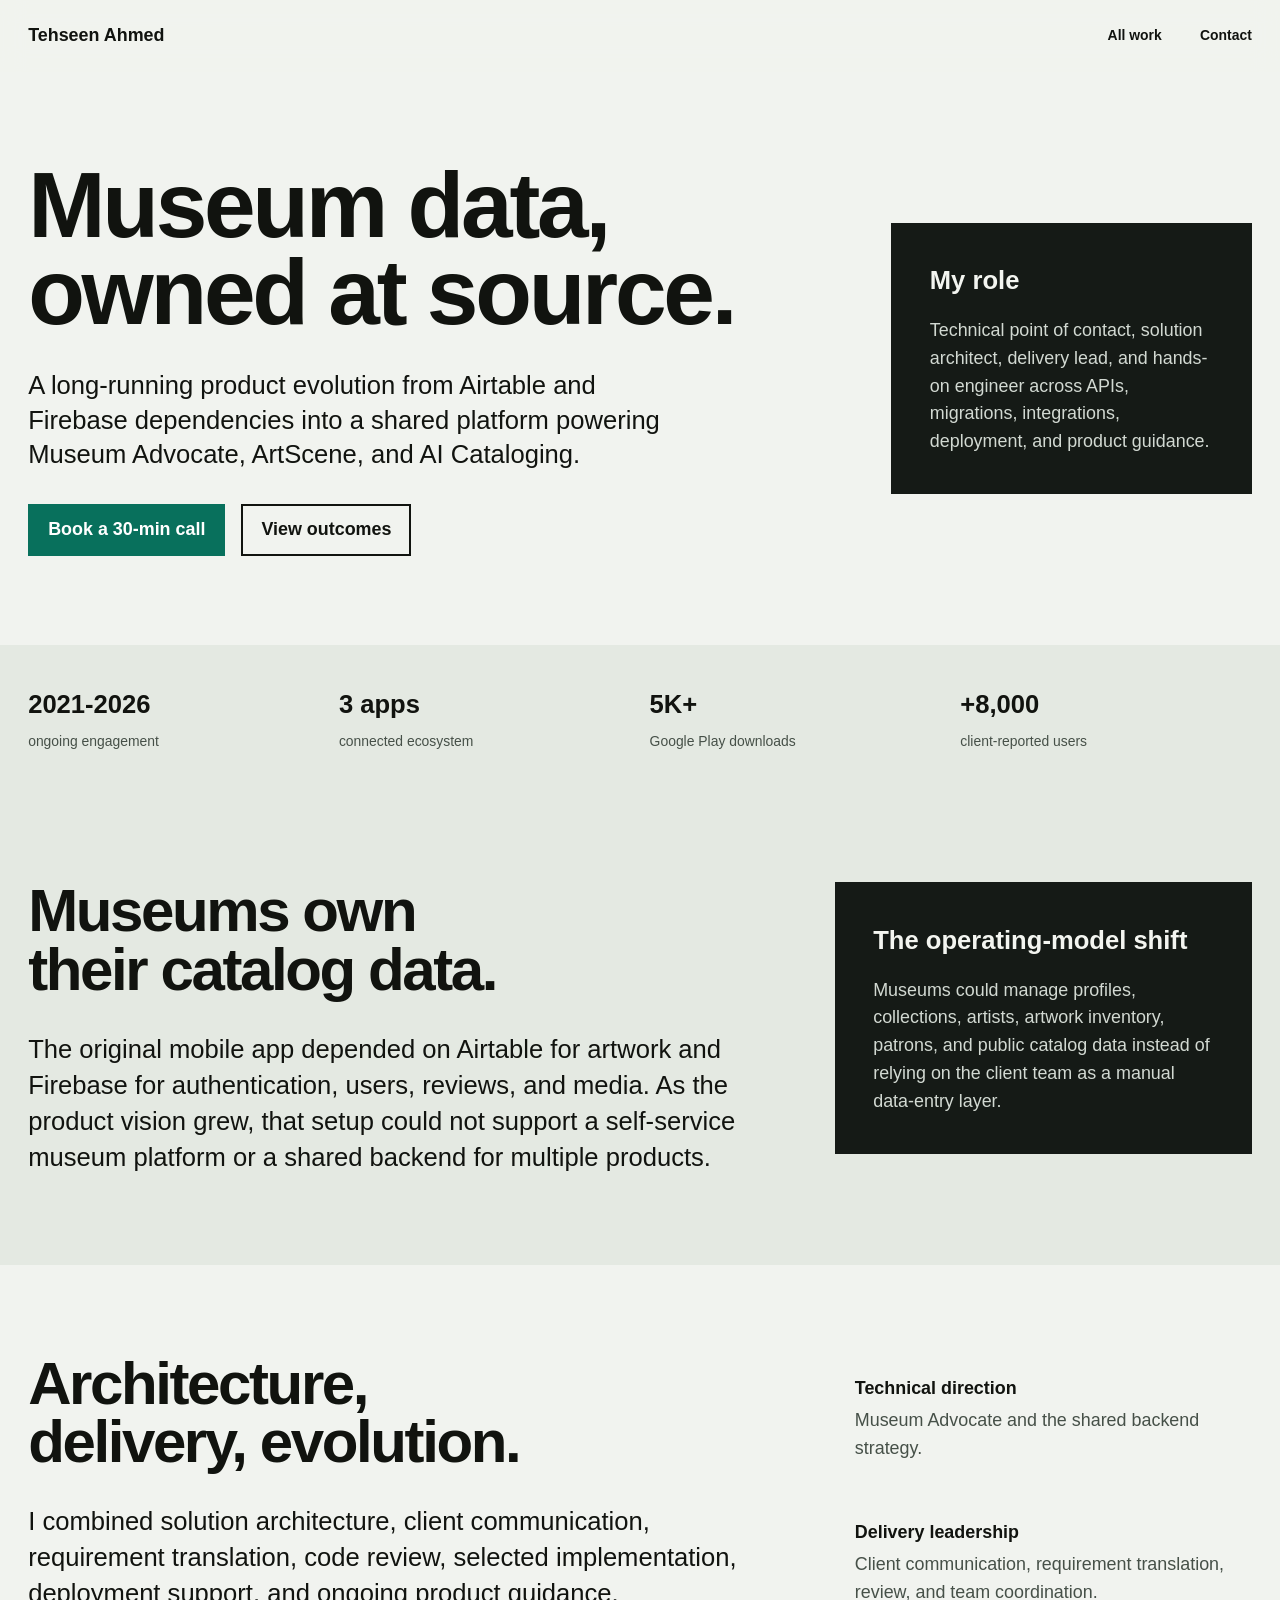
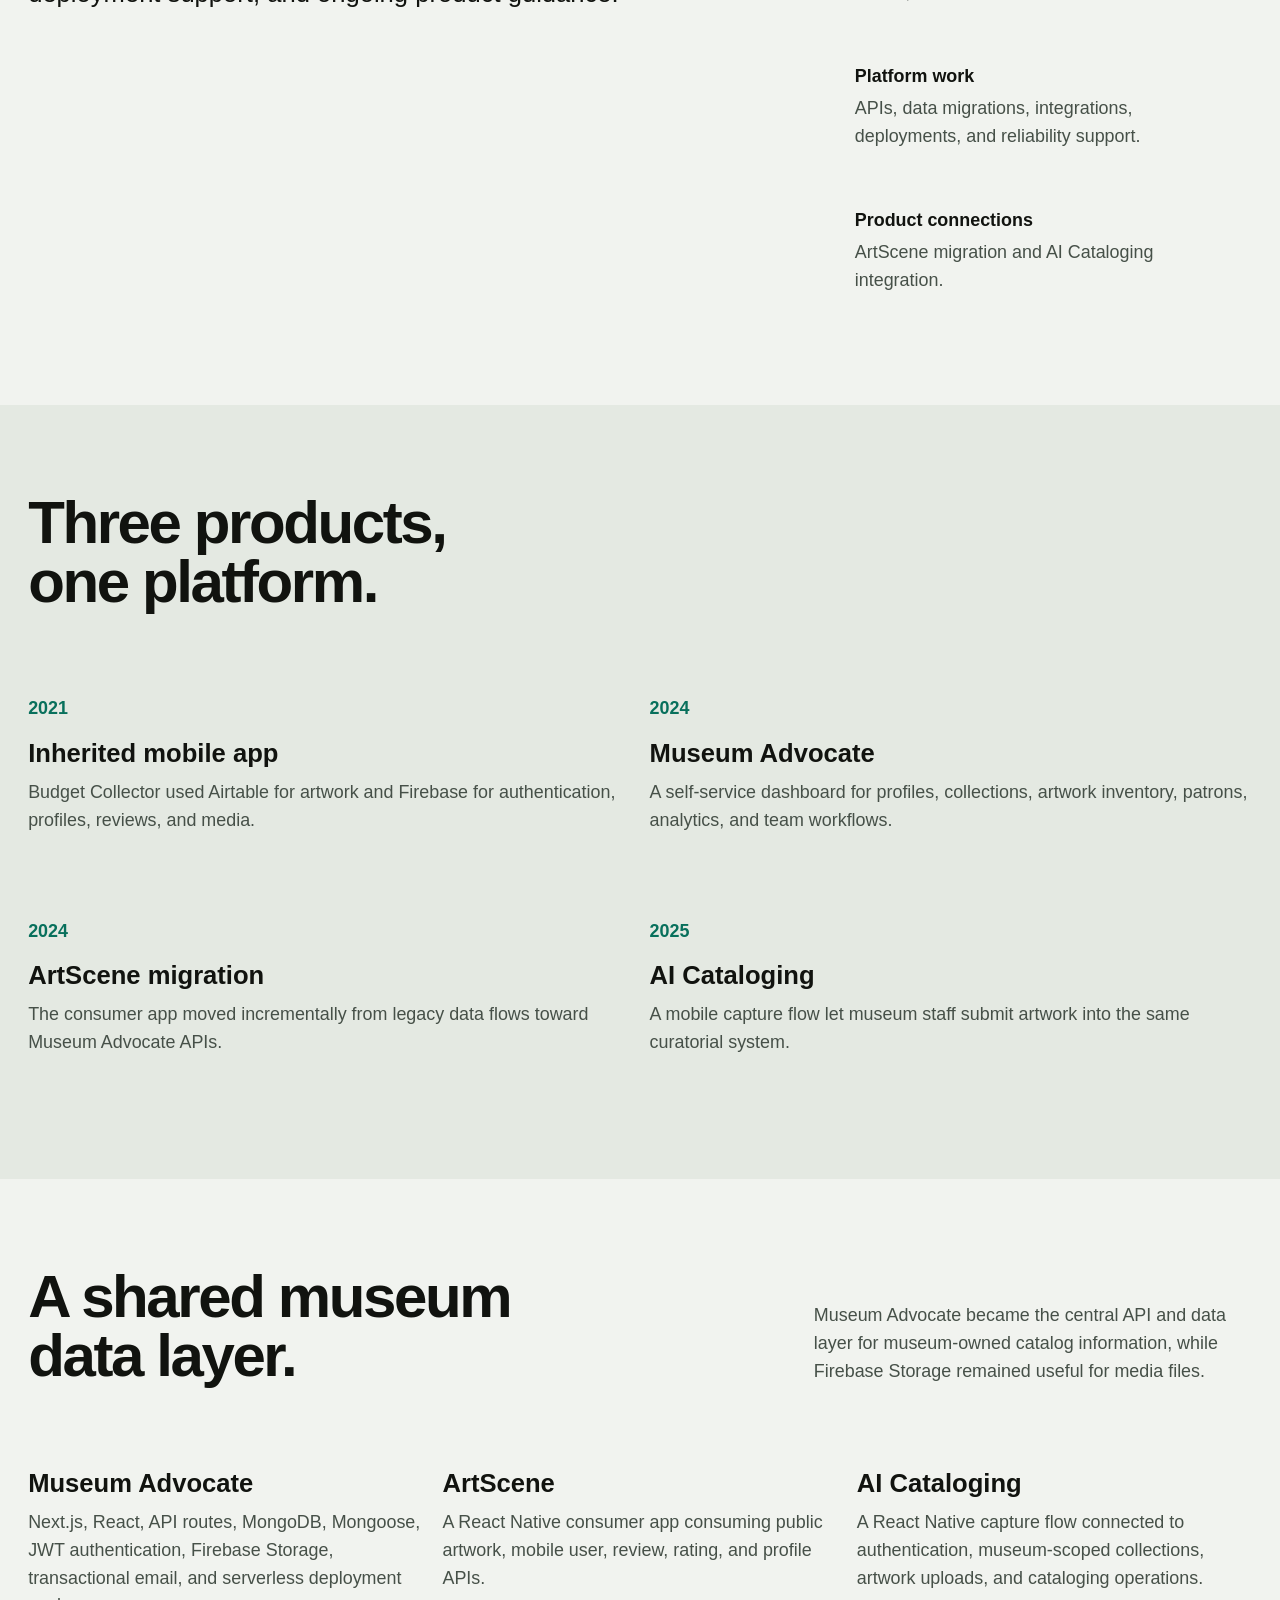
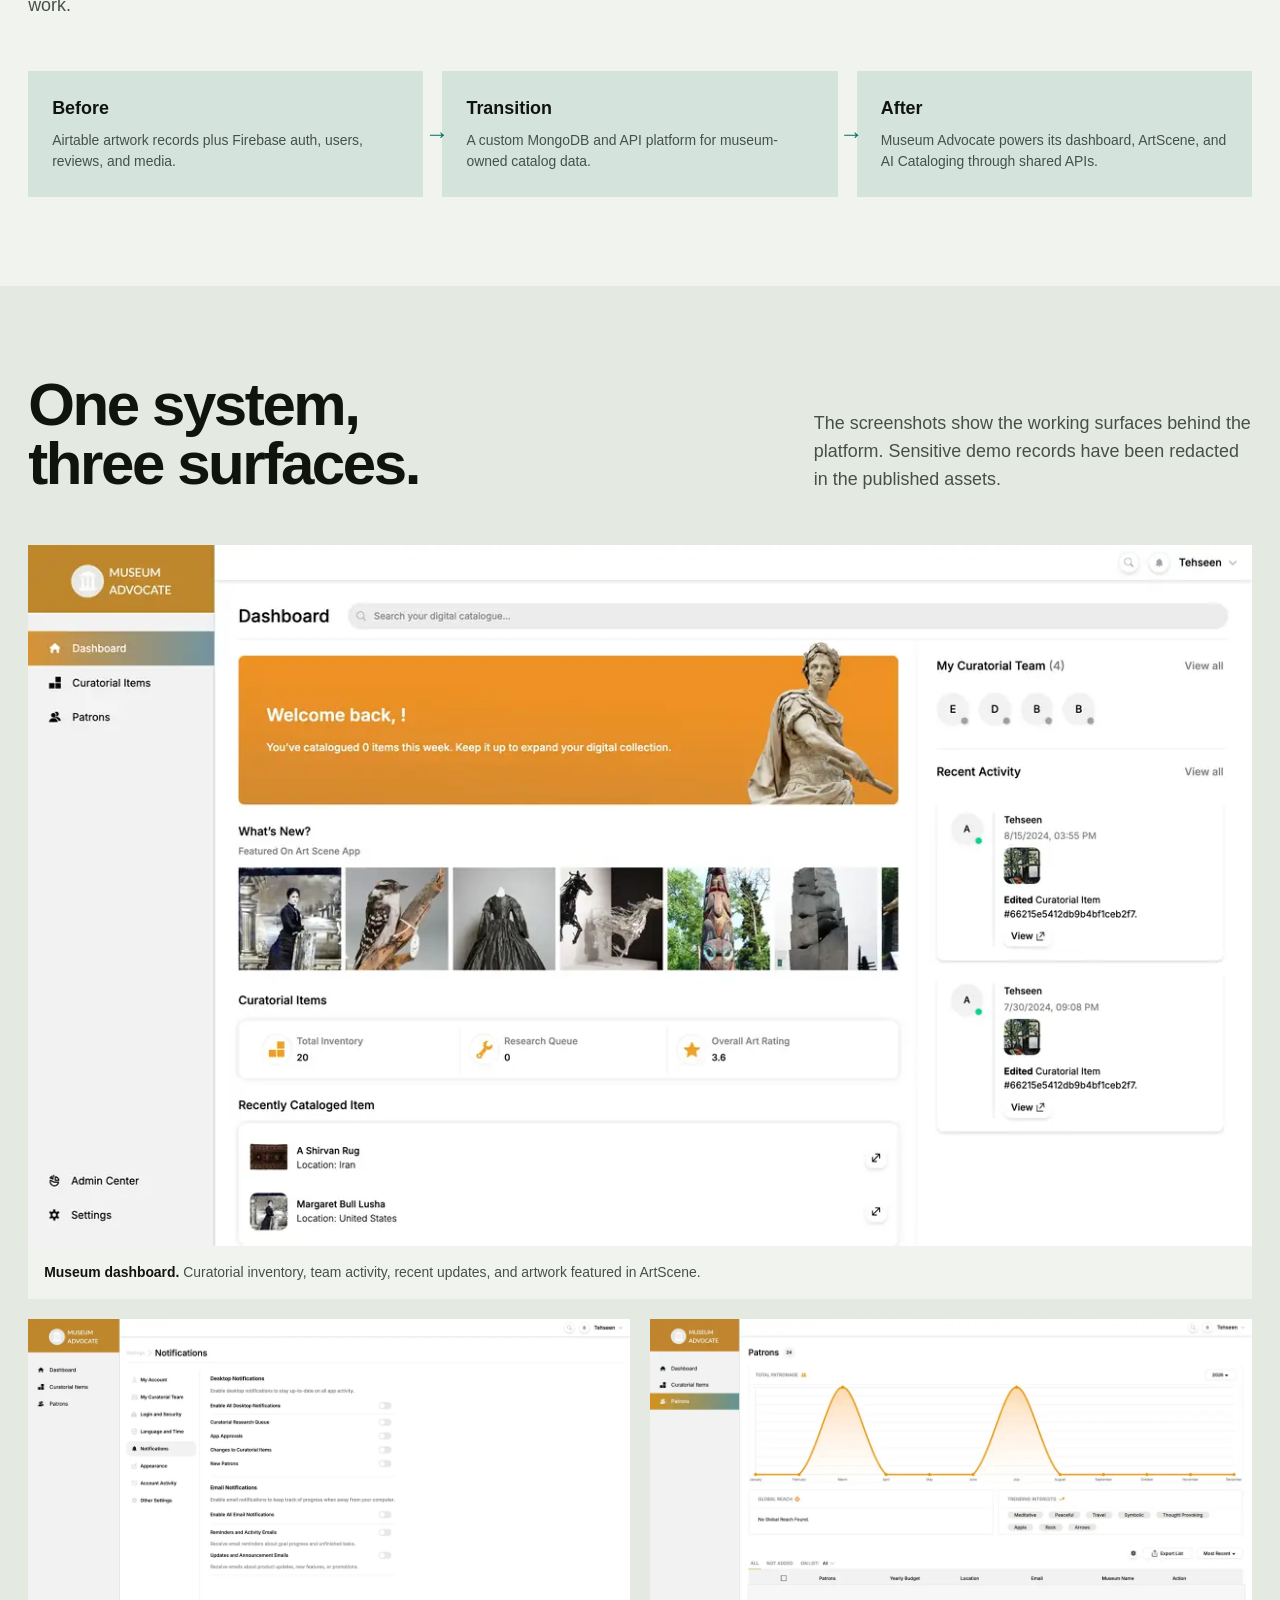
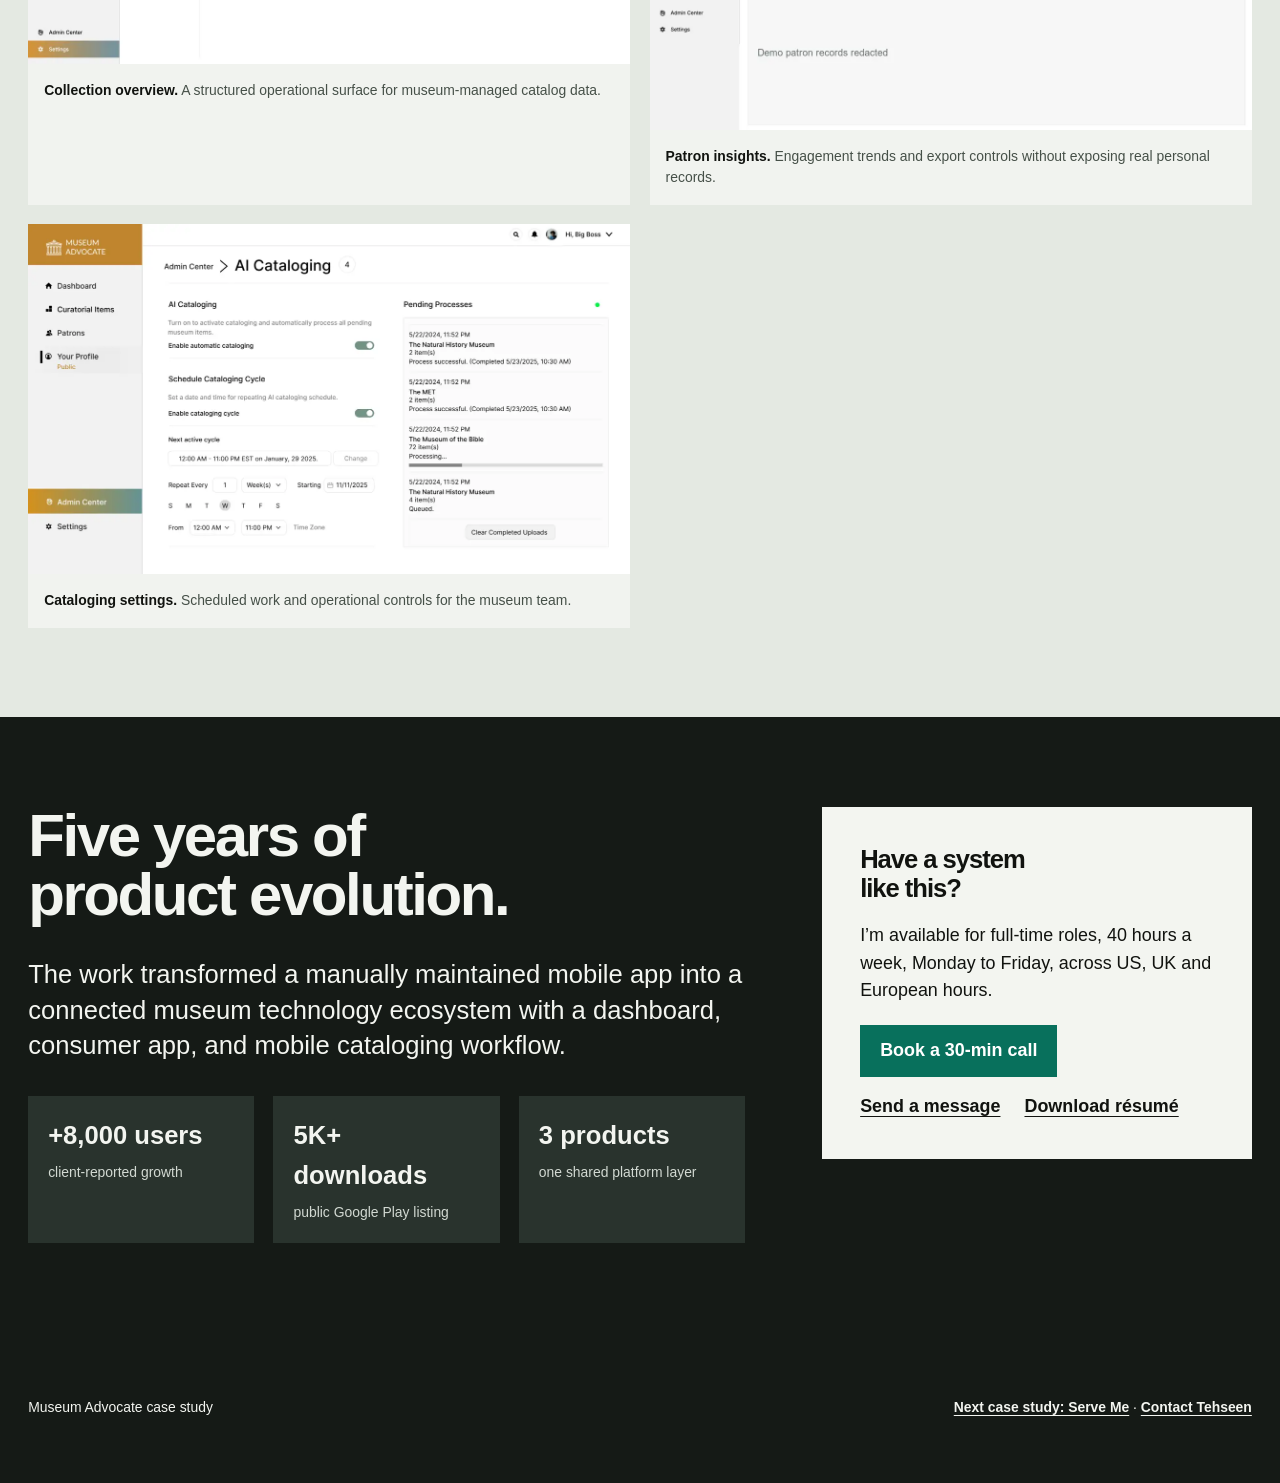
<file: work/museum-advocate/index.html>
<!doctype html>
<html lang="en">
  <head>
    <meta charset="utf-8" />
    <meta name="viewport" content="width=device-width, initial-scale=1" />
    <title>Museum Advocate Case Study | Tehseen Ahmed</title>
    <meta name="description" content="How an inherited React Native art app evolved into a shared museum platform powering a dashboard, public discovery app, and mobile cataloging workflow." />
    <link rel="canonical" href="https://tehseenahmed.me/work/museum-advocate/" />
    <meta property="og:type" content="article" />
    <meta property="og:title" content="Museum Advocate Case Study | Tehseen Ahmed" />
    <meta property="og:description" content="An inherited Airtable and Firebase-backed app became a museum-owned platform powering three connected products." />
    <meta property="og:url" content="https://tehseenahmed.me/work/museum-advocate/" />
    <meta property="og:image" content="https://tehseenahmed.me/assets/optimized/museum-dashboard-card.webp" />
    <meta property="og:image:alt" content="Museum Advocate dashboard" />
    <meta name="twitter:card" content="summary_large_image" />
    <meta name="twitter:image" content="https://tehseenahmed.me/assets/optimized/museum-dashboard-card.webp" />
    <script
      async
      src="https://www.googletagmanager.com/gtag/js?id=G-CPH3MHS4ET"
    ></script>
    <script>
      window.dataLayer = window.dataLayer || [];
      function gtag() {
        dataLayer.push(arguments);
      }
      gtag("js", new Date());
      gtag("config", "G-CPH3MHS4ET");
    </script>
    <link rel="icon" href="../../assets/favicon.svg" type="image/svg+xml" />
    <link rel="stylesheet" href="../../styles.css" />
    <link rel="stylesheet" href="../case-studies.css" />
    <script type="application/ld+json">
      {
        "@context": "https://schema.org",
        "@type": "Article",
        "headline": "Museum Advocate Case Study",
        "description": "How an inherited React Native art app evolved into a shared museum platform.",
        "author": {"@type": "Person", "name": "Tehseen Ahmed", "url": "https://tehseenahmed.me/"},
        "mainEntityOfPage": {"@type": "WebPage", "@id": "https://tehseenahmed.me/work/museum-advocate/"},
        "image": "https://tehseenahmed.me/assets/optimized/museum-dashboard-card.webp"
      }
    </script>
  </head>
  <body class="case-study-page">
    <a class="skip-link" href="#case-content">Skip to case study</a>
    <header class="site-header">
      <a class="brand" href="../../index.html" aria-label="Tehseen Ahmed home">
        <span class="brand-mark" aria-hidden="true">TA</span>
        <span class="brand-copy"><strong>Tehseen Ahmed</strong><small>Senior software engineer</small></span>
      </a>
      <nav class="nav-links" aria-label="Case study navigation">
        <a href="../../index.html#work">All work</a>
        <a href="../../index.html#contact">Contact</a>
      </nav>
    </header>

    <main id="case-content">
      <section class="case-hero" aria-labelledby="project-title">
        <div class="case-hero-copy">
          <h1 id="project-title">Museum data, owned at source.</h1>
          <p class="hero-subcopy">A long-running product evolution from Airtable and Firebase dependencies into a shared platform powering Museum Advocate, ArtScene, and AI Cataloging.</p>
          <div class="case-hero-actions">
            <a class="button primary" href="https://cal.com/tehseenahmed/30min" target="_blank" rel="noreferrer">Book a 30-min call</a>
            <a class="button secondary" href="#outcome">View outcomes</a>
          </div>
        </div>
        <aside class="case-hero-note">
          <strong>My role</strong>
          <p>Technical point of contact, solution architect, delivery lead, and hands-on engineer across APIs, migrations, integrations, deployment, and product guidance.</p>
        </aside>
      </section>

      <div class="case-fact-row" aria-label="Project facts">
        <div class="case-fact"><strong>2021-2026</strong><span>ongoing engagement</span></div>
        <div class="case-fact"><strong>3 apps</strong><span>connected ecosystem</span></div>
        <div class="case-fact"><strong>5K+</strong><span>Google Play downloads</span></div>
        <div class="case-fact"><strong>+8,000</strong><span>client-reported users</span></div>
      </div>

      <section class="case-section">
        <div class="case-split">
          <div>
            <h2>Museums own their catalog data.</h2>
            <p>The original mobile app depended on Airtable for artwork and Firebase for authentication, users, reviews, and media. As the product vision grew, that setup could not support a self-service museum platform or a shared backend for multiple products.</p>
          </div>
          <aside class="case-note">
            <strong>The operating-model shift</strong>
            <p>Museums could manage profiles, collections, artists, artwork inventory, patrons, and public catalog data instead of relying on the client team as a manual data-entry layer.</p>
          </aside>
        </div>
      </section>

      <section class="case-section">
        <div class="case-split">
          <div>
            <h2>Architecture, delivery, evolution.</h2>
            <p>I combined solution architecture, client communication, requirement translation, code review, selected implementation, deployment support, and ongoing product guidance.</p>
          </div>
          <ol class="case-list">
            <li><strong>Technical direction</strong>Museum Advocate and the shared backend strategy.</li>
            <li><strong>Delivery leadership</strong>Client communication, requirement translation, review, and team coordination.</li>
            <li><strong>Platform work</strong>APIs, data migrations, integrations, deployments, and reliability support.</li>
            <li><strong>Product connections</strong>ArtScene migration and AI Cataloging integration.</li>
          </ol>
        </div>
      </section>

      <section class="case-section">
        <div class="case-section-heading">
          <h2>Three products, one platform.</h2>
        </div>
        <div class="case-grid">
          <article class="case-card"><p class="case-year">2021</p><h3>Inherited mobile app</h3><p>Budget Collector used Airtable for artwork and Firebase for authentication, profiles, reviews, and media.</p></article>
          <article class="case-card"><p class="case-year">2024</p><h3>Museum Advocate</h3><p>A self-service dashboard for profiles, collections, artwork inventory, patrons, analytics, and team workflows.</p></article>
          <article class="case-card"><p class="case-year">2024</p><h3>ArtScene migration</h3><p>The consumer app moved incrementally from legacy data flows toward Museum Advocate APIs.</p></article>
          <article class="case-card"><p class="case-year">2025</p><h3>AI Cataloging</h3><p>A mobile capture flow let museum staff submit artwork into the same curatorial system.</p></article>
        </div>
      </section>

      <section class="case-section">
        <div class="case-section-heading">
          <h2>A shared museum data layer.</h2>
          <p>Museum Advocate became the central API and data layer for museum-owned catalog information, while Firebase Storage remained useful for media files.</p>
        </div>
        <div class="case-tech-grid">
          <article class="case-tech-card"><h3>Museum Advocate</h3><p>Next.js, React, API routes, MongoDB, Mongoose, JWT authentication, Firebase Storage, transactional email, and serverless deployment work.</p></article>
          <article class="case-tech-card"><h3>ArtScene</h3><p>A React Native consumer app consuming public artwork, mobile user, review, rating, and profile APIs.</p></article>
          <article class="case-tech-card"><h3>AI Cataloging</h3><p>A React Native capture flow connected to authentication, museum-scoped collections, artwork uploads, and cataloging operations.</p></article>
        </div>
        <div class="case-flow" aria-label="Museum Advocate architecture flow">
          <div><strong>Before</strong><span>Airtable artwork records plus Firebase auth, users, reviews, and media.</span></div>
          <div><strong>Transition</strong><span>A custom MongoDB and API platform for museum-owned catalog data.</span></div>
          <div><strong>After</strong><span>Museum Advocate powers its dashboard, ArtScene, and AI Cataloging through shared APIs.</span></div>
        </div>
      </section>

      <section class="case-section">
        <div class="case-section-heading">
          <h2>One system, three surfaces.</h2>
          <p>The screenshots show the working surfaces behind the platform. Sensitive demo records have been redacted in the published assets.</p>
        </div>
        <div class="case-gallery">
          <figure><img src="../../assets/optimized/museum-dashboard-card.webp" alt="Museum Advocate dashboard" width="1260" height="722" loading="lazy" decoding="async" /><figcaption><strong>Museum dashboard.</strong> Curatorial inventory, team activity, recent updates, and artwork featured in ArtScene.</figcaption></figure>
          <figure><img src="../../assets/optimized/museum-dashboard-overview-card.webp" alt="Museum Advocate collection overview" width="1260" height="722" loading="lazy" decoding="async" /><figcaption><strong>Collection overview.</strong> A structured operational surface for museum-managed catalog data.</figcaption></figure>
          <figure><img src="../../assets/optimized/museum-patrons-card.webp" alt="Museum Advocate patrons dashboard with demo records redacted" width="1260" height="860" loading="lazy" decoding="async" /><figcaption><strong>Patron insights.</strong> Engagement trends and export controls without exposing real personal records.</figcaption></figure>
          <figure><img src="../../assets/optimized/museum-settings-card.webp" alt="Museum Advocate cataloging settings" width="1260" height="733" loading="lazy" decoding="async" /><figcaption><strong>Cataloging settings.</strong> Scheduled work and operational controls for the museum team.</figcaption></figure>
        </div>
      </section>

      <section class="case-section case-outcome" id="outcome">
        <div>
          <h2>Five years of product evolution.</h2>
          <p>The work transformed a manually maintained mobile app into a connected museum technology ecosystem with a dashboard, consumer app, and mobile cataloging workflow.</p>
          <div class="case-proof-grid">
            <div class="case-proof"><strong>+8,000 users</strong><span>client-reported growth</span></div>
            <div class="case-proof"><strong>5K+ downloads</strong><span>public Google Play listing</span></div>
            <div class="case-proof"><strong>3 products</strong><span>one shared platform layer</span></div>
          </div>
        </div>
        <aside class="case-cta" aria-labelledby="case-cta-title">
          <h2 id="case-cta-title">Have a system like this?</h2>
          <p>I’m available for full-time roles, 40 hours a week, Monday to Friday, across US, UK and European hours.</p>
          <div class="case-cta-actions">
            <a class="button primary" href="https://cal.com/tehseenahmed/30min" target="_blank" rel="noreferrer">Book a 30-min call</a>
            <a class="text-action" href="../../index.html#contact">Send a message</a>
            <a class="text-action" href="../../assets/Tehseen_Ahmed_Resume.pdf" download>Download résumé</a>
          </div>
        </aside>
      </section>
    </main>

    <footer class="case-footer">
      <span>Museum Advocate case study</span>
      <span><a href="../serve-me/">Next case study: Serve Me</a> · <a href="../../index.html#contact">Contact Tehseen</a></span>
    </footer>
    <script src="../../script.js"></script>
  </body>
</html>
</file>
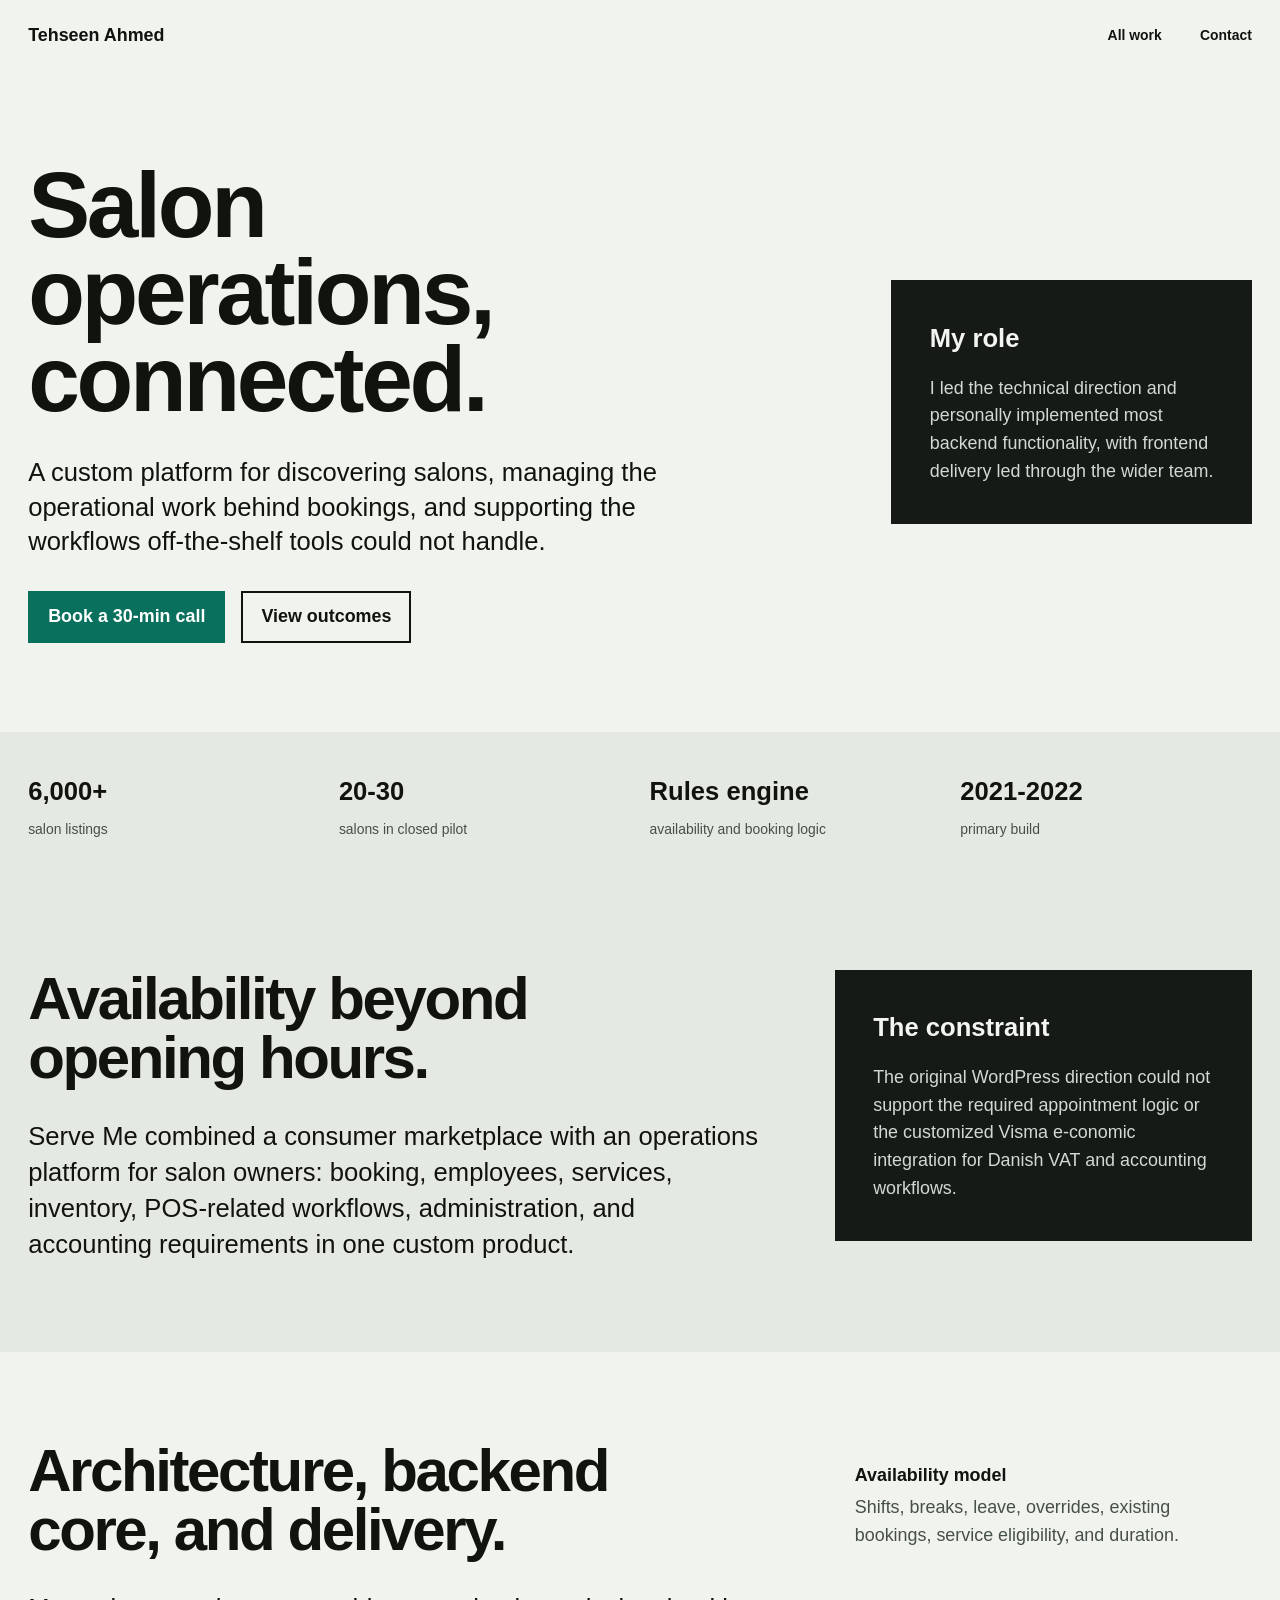
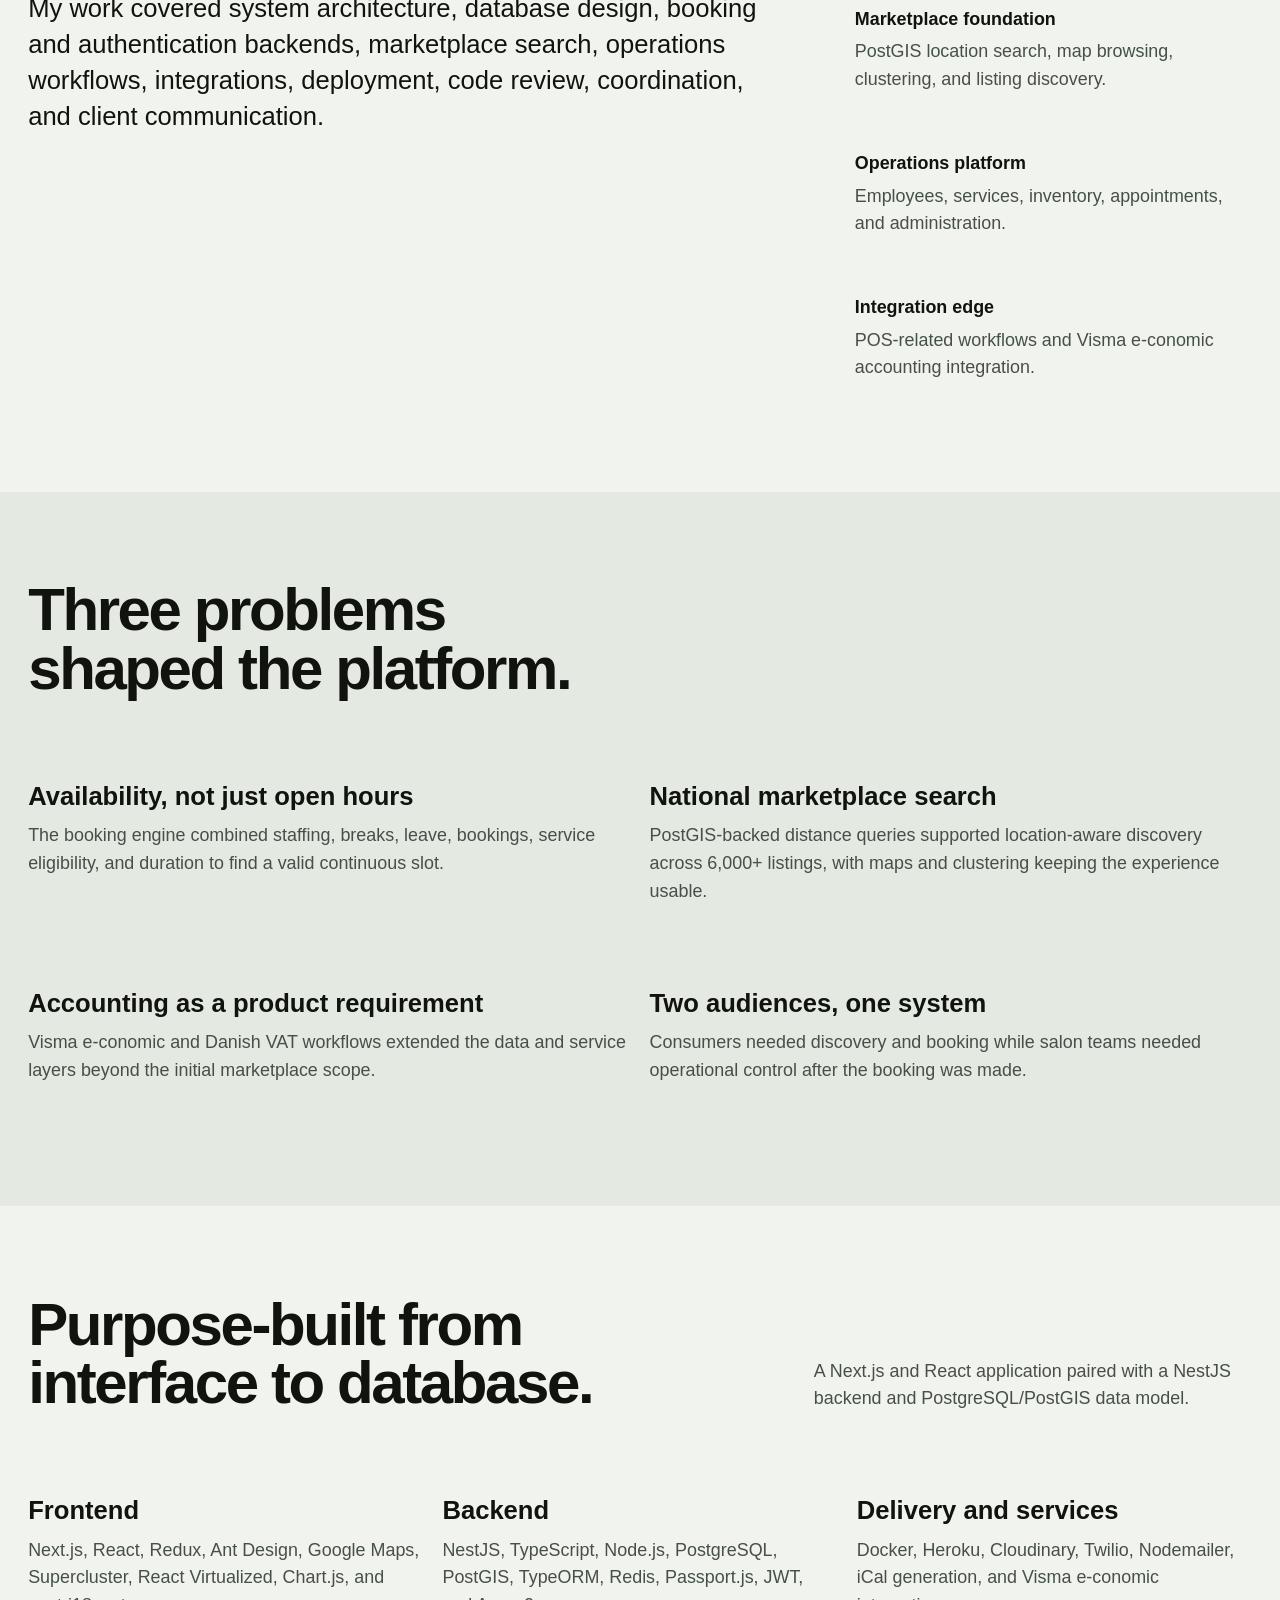
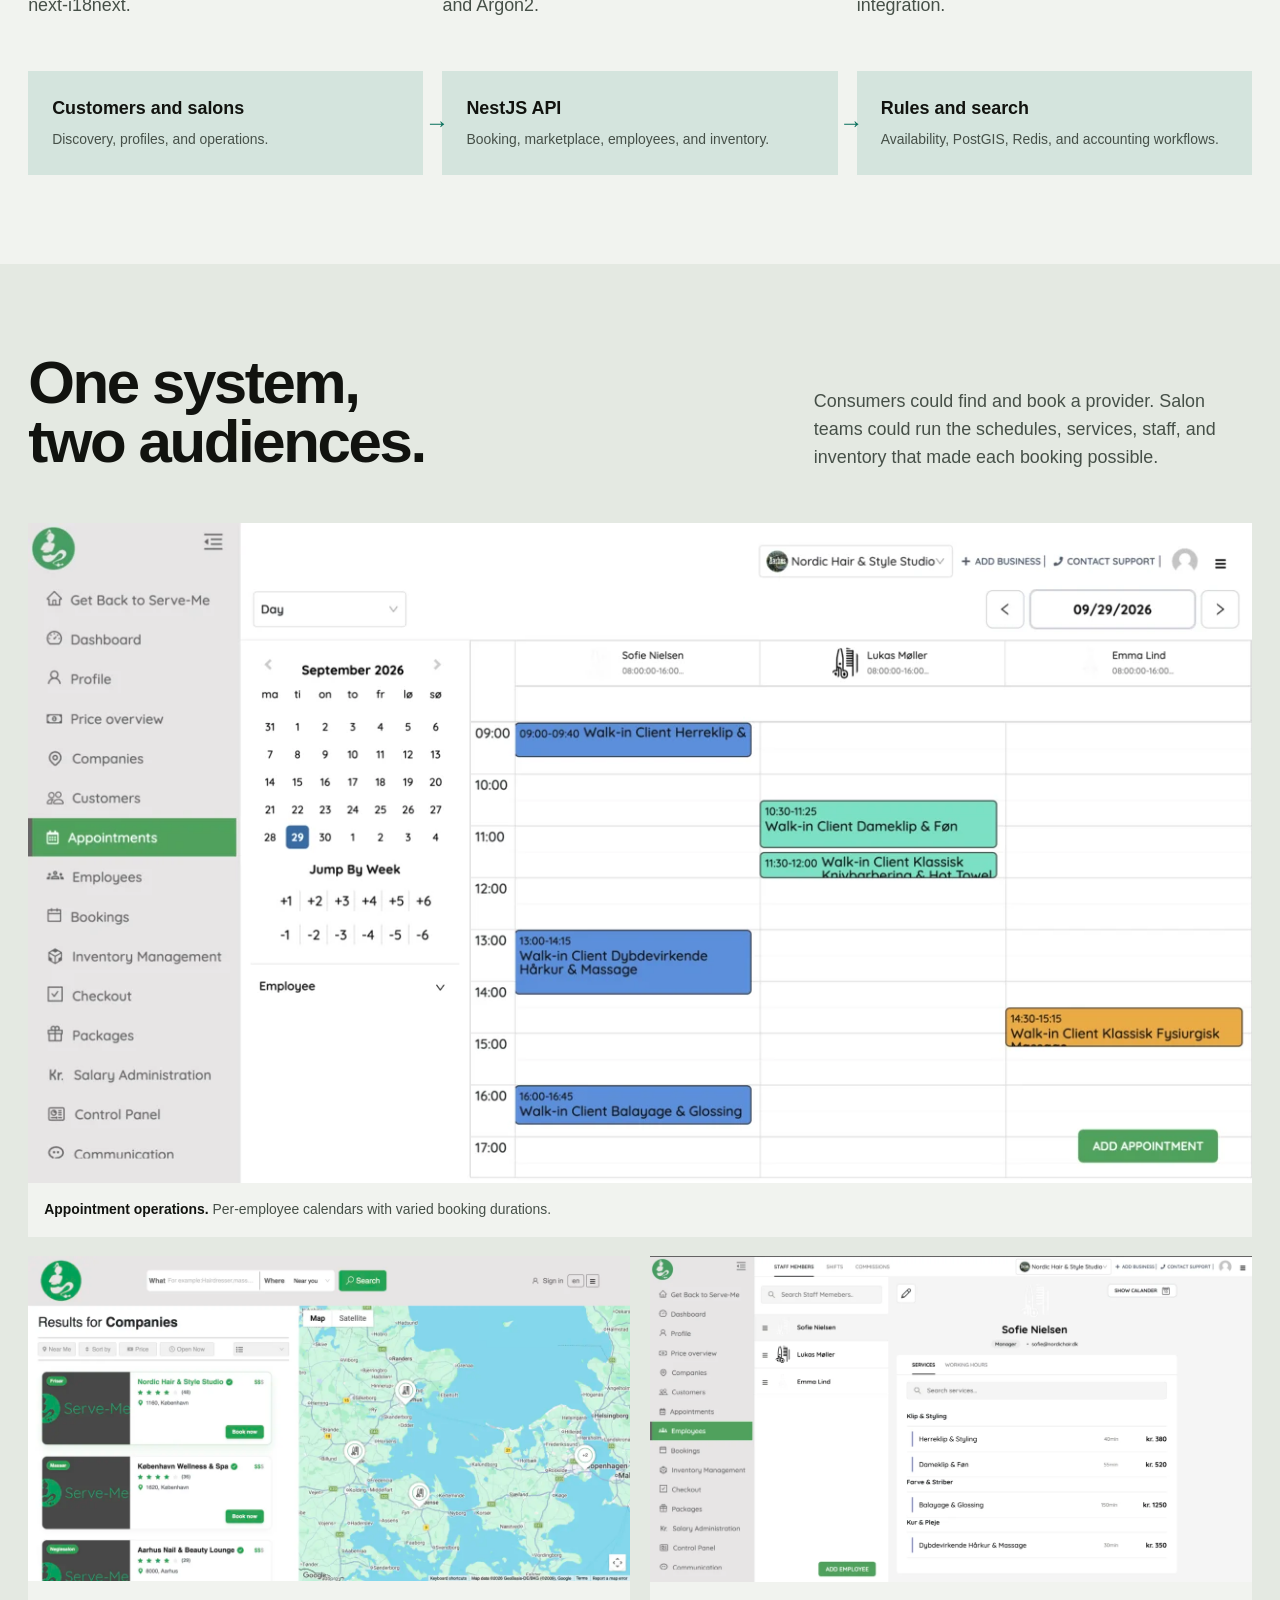
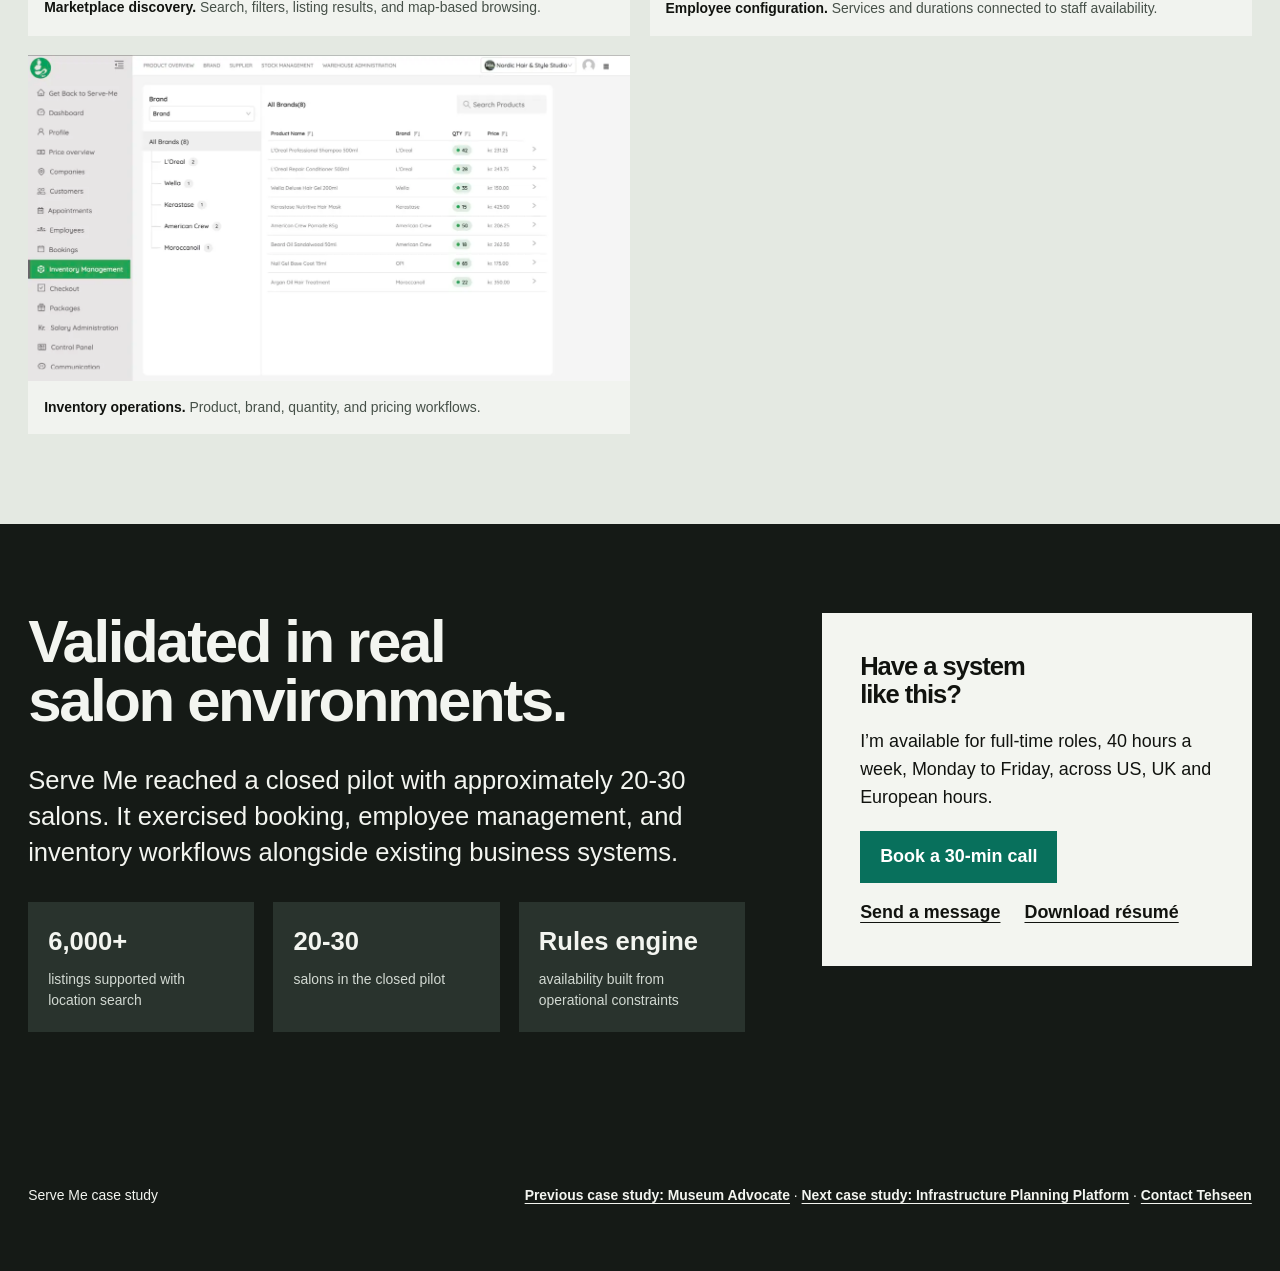
<file: work/serve-me/index.html>
<!doctype html>
<html lang="en">
  <head>
    <meta charset="utf-8" />
    <meta name="viewport" content="width=device-width, initial-scale=1" />
    <title>Serve Me Case Study | Tehseen Ahmed</title>
    <meta name="description" content="How a custom marketplace and salon operations platform modeled availability, location search, inventory, and accounting workflows." />
    <link rel="canonical" href="https://tehseenahmed.me/work/serve-me/" />
    <meta property="og:type" content="article" />
    <meta property="og:title" content="Serve Me Case Study | Tehseen Ahmed" />
    <meta property="og:description" content="A custom marketplace and salon operations platform built around real staffing, booking, location, inventory, and accounting rules." />
    <meta property="og:url" content="https://tehseenahmed.me/work/serve-me/" />
    <meta property="og:image" content="https://tehseenahmed.me/assets/optimized/serve-appointments-card.webp" />
    <meta property="og:image:alt" content="Serve Me appointment calendar" />
    <meta name="twitter:card" content="summary_large_image" />
    <meta name="twitter:image" content="https://tehseenahmed.me/assets/optimized/serve-appointments-card.webp" />
    <script
      async
      src="https://www.googletagmanager.com/gtag/js?id=G-CPH3MHS4ET"
    ></script>
    <script>
      window.dataLayer = window.dataLayer || [];
      function gtag() {
        dataLayer.push(arguments);
      }
      gtag("js", new Date());
      gtag("config", "G-CPH3MHS4ET");
    </script>
    <link rel="icon" href="../../assets/favicon.svg" type="image/svg+xml" />
    <link rel="stylesheet" href="../../styles.css" />
    <link rel="stylesheet" href="../case-studies.css" />
    <script type="application/ld+json">
      {
        "@context": "https://schema.org",
        "@type": "Article",
        "headline": "Serve Me Case Study",
        "description": "How a custom marketplace and salon operations platform modeled real operational rules.",
        "author": {"@type": "Person", "name": "Tehseen Ahmed", "url": "https://tehseenahmed.me/"},
        "mainEntityOfPage": {"@type": "WebPage", "@id": "https://tehseenahmed.me/work/serve-me/"},
        "image": "https://tehseenahmed.me/assets/optimized/serve-appointments-card.webp"
      }
    </script>
  </head>
  <body class="case-study-page">
    <a class="skip-link" href="#case-content">Skip to case study</a>
    <header class="site-header">
      <a class="brand" href="../../index.html" aria-label="Tehseen Ahmed home">
        <span class="brand-mark" aria-hidden="true">TA</span>
        <span class="brand-copy"><strong>Tehseen Ahmed</strong><small>Senior software engineer</small></span>
      </a>
      <nav class="nav-links" aria-label="Case study navigation">
        <a href="../../index.html#work">All work</a>
        <a href="../../index.html#contact">Contact</a>
      </nav>
    </header>

    <main id="case-content">
      <section class="case-hero" aria-labelledby="project-title">
        <div class="case-hero-copy">
        <h1 id="project-title">Salon operations, connected.</h1>
          <p class="hero-subcopy">A custom platform for discovering salons, managing the operational work behind bookings, and supporting the workflows off-the-shelf tools could not handle.</p>
          <div class="case-hero-actions">
            <a class="button primary" href="https://cal.com/tehseenahmed/30min" target="_blank" rel="noreferrer">Book a 30-min call</a>
            <a class="button secondary" href="#outcome">View outcomes</a>
          </div>
        </div>
        <aside class="case-hero-note">
          <strong>My role</strong>
          <p>I led the technical direction and personally implemented most backend functionality, with frontend delivery led through the wider team.</p>
        </aside>
      </section>

      <div class="case-fact-row" aria-label="Project facts">
        <div class="case-fact"><strong>6,000+</strong><span>salon listings</span></div>
        <div class="case-fact"><strong>20-30</strong><span>salons in closed pilot</span></div>
        <div class="case-fact"><strong>Rules engine</strong><span>availability and booking logic</span></div>
        <div class="case-fact"><strong>2021-2022</strong><span>primary build</span></div>
      </div>

      <section class="case-section">
        <div class="case-split">
          <div>
            <h2>Availability beyond opening hours.</h2>
            <p>Serve Me combined a consumer marketplace with an operations platform for salon owners: booking, employees, services, inventory, POS-related workflows, administration, and accounting requirements in one custom product.</p>
          </div>
          <aside class="case-note">
            <strong>The constraint</strong>
            <p>The original WordPress direction could not support the required appointment logic or the customized Visma e-conomic integration for Danish VAT and accounting workflows.</p>
          </aside>
        </div>
      </section>

      <section class="case-section">
        <div class="case-split">
          <div>
            <h2>Architecture, backend core, and delivery.</h2>
            <p>My work covered system architecture, database design, booking and authentication backends, marketplace search, operations workflows, integrations, deployment, code review, coordination, and client communication.</p>
          </div>
          <ol class="case-list">
            <li><strong>Availability model</strong>Shifts, breaks, leave, overrides, existing bookings, service eligibility, and duration.</li>
            <li><strong>Marketplace foundation</strong>PostGIS location search, map browsing, clustering, and listing discovery.</li>
            <li><strong>Operations platform</strong>Employees, services, inventory, appointments, and administration.</li>
            <li><strong>Integration edge</strong>POS-related workflows and Visma e-conomic accounting integration.</li>
          </ol>
        </div>
      </section>

      <section class="case-section">
        <div class="case-section-heading">
          <h2>Three problems shaped the platform.</h2>
        </div>
        <div class="case-grid">
          <article class="case-card"><h3>Availability, not just open hours</h3><p>The booking engine combined staffing, breaks, leave, bookings, service eligibility, and duration to find a valid continuous slot.</p></article>
          <article class="case-card"><h3>National marketplace search</h3><p>PostGIS-backed distance queries supported location-aware discovery across 6,000+ listings, with maps and clustering keeping the experience usable.</p></article>
          <article class="case-card"><h3>Accounting as a product requirement</h3><p>Visma e-conomic and Danish VAT workflows extended the data and service layers beyond the initial marketplace scope.</p></article>
          <article class="case-card"><h3>Two audiences, one system</h3><p>Consumers needed discovery and booking while salon teams needed operational control after the booking was made.</p></article>
        </div>
      </section>

      <section class="case-section">
        <div class="case-section-heading">
          <h2>Purpose-built from interface to database.</h2>
          <p>A Next.js and React application paired with a NestJS backend and PostgreSQL/PostGIS data model.</p>
        </div>
        <div class="case-tech-grid">
          <article class="case-tech-card"><h3>Frontend</h3><p>Next.js, React, Redux, Ant Design, Google Maps, Supercluster, React Virtualized, Chart.js, and next-i18next.</p></article>
          <article class="case-tech-card"><h3>Backend</h3><p>NestJS, TypeScript, Node.js, PostgreSQL, PostGIS, TypeORM, Redis, Passport.js, JWT, and Argon2.</p></article>
          <article class="case-tech-card"><h3>Delivery and services</h3><p>Docker, Heroku, Cloudinary, Twilio, Nodemailer, iCal generation, and Visma e-conomic integration.</p></article>
        </div>
        <div class="case-flow" aria-label="Serve Me platform flow">
          <div><strong>Customers and salons</strong><span>Discovery, profiles, and operations.</span></div>
          <div><strong>NestJS API</strong><span>Booking, marketplace, employees, and inventory.</span></div>
          <div><strong>Rules and search</strong><span>Availability, PostGIS, Redis, and accounting workflows.</span></div>
        </div>
      </section>

      <section class="case-section">
        <div class="case-section-heading">
          <h2>One system, two audiences.</h2>
          <p>Consumers could find and book a provider. Salon teams could run the schedules, services, staff, and inventory that made each booking possible.</p>
        </div>
        <div class="case-gallery">
          <figure><img src="../../assets/optimized/serve-appointments-card.webp" alt="Serve Me appointment calendar with approved demo data" width="1260" height="680" loading="lazy" decoding="async" /><figcaption><strong>Appointment operations.</strong> Per-employee calendars with varied booking durations.</figcaption></figure>
          <figure><img src="../../assets/optimized/serve-map-card.webp" alt="Serve Me marketplace map and salon discovery" width="1260" height="680" loading="lazy" decoding="async" /><figcaption><strong>Marketplace discovery.</strong> Search, filters, listing results, and map-based browsing.</figcaption></figure>
          <figure><img src="../../assets/optimized/serve-employees-card.webp" alt="Serve Me employee services view with approved demo data" width="1260" height="683" loading="lazy" decoding="async" /><figcaption><strong>Employee configuration.</strong> Services and durations connected to staff availability.</figcaption></figure>
          <figure><img src="../../assets/optimized/serve-inventory-card.webp" alt="Serve Me inventory management view" width="1260" height="681" loading="lazy" decoding="async" /><figcaption><strong>Inventory operations.</strong> Product, brand, quantity, and pricing workflows.</figcaption></figure>
        </div>
      </section>

      <section class="case-section case-outcome" id="outcome">
        <div>
          <h2>Validated in real salon environments.</h2>
          <p>Serve Me reached a closed pilot with approximately 20-30 salons. It exercised booking, employee management, and inventory workflows alongside existing business systems.</p>
          <div class="case-proof-grid">
            <div class="case-proof"><strong>6,000+</strong><span>listings supported with location search</span></div>
            <div class="case-proof"><strong>20-30</strong><span>salons in the closed pilot</span></div>
            <div class="case-proof"><strong>Rules engine</strong><span>availability built from operational constraints</span></div>
          </div>
        </div>
        <aside class="case-cta" aria-labelledby="case-cta-title">
          <h2 id="case-cta-title">Have a system like this?</h2>
          <p>I’m available for full-time roles, 40 hours a week, Monday to Friday, across US, UK and European hours.</p>
          <div class="case-cta-actions">
            <a class="button primary" href="https://cal.com/tehseenahmed/30min" target="_blank" rel="noreferrer">Book a 30-min call</a>
            <a class="text-action" href="../../index.html#contact">Send a message</a>
            <a class="text-action" href="../../assets/Tehseen_Ahmed_Resume.pdf" download>Download résumé</a>
          </div>
        </aside>
      </section>
    </main>

    <footer class="case-footer">
      <span>Serve Me case study</span>
      <span><a href="../museum-advocate/">Previous case study: Museum Advocate</a> · <a href="../infrastructure-planning-platform/">Next case study: Infrastructure Planning Platform</a> · <a href="../../index.html#contact">Contact Tehseen</a></span>
    </footer>
    <script src="../../script.js"></script>
  </body>
</html>
</file>
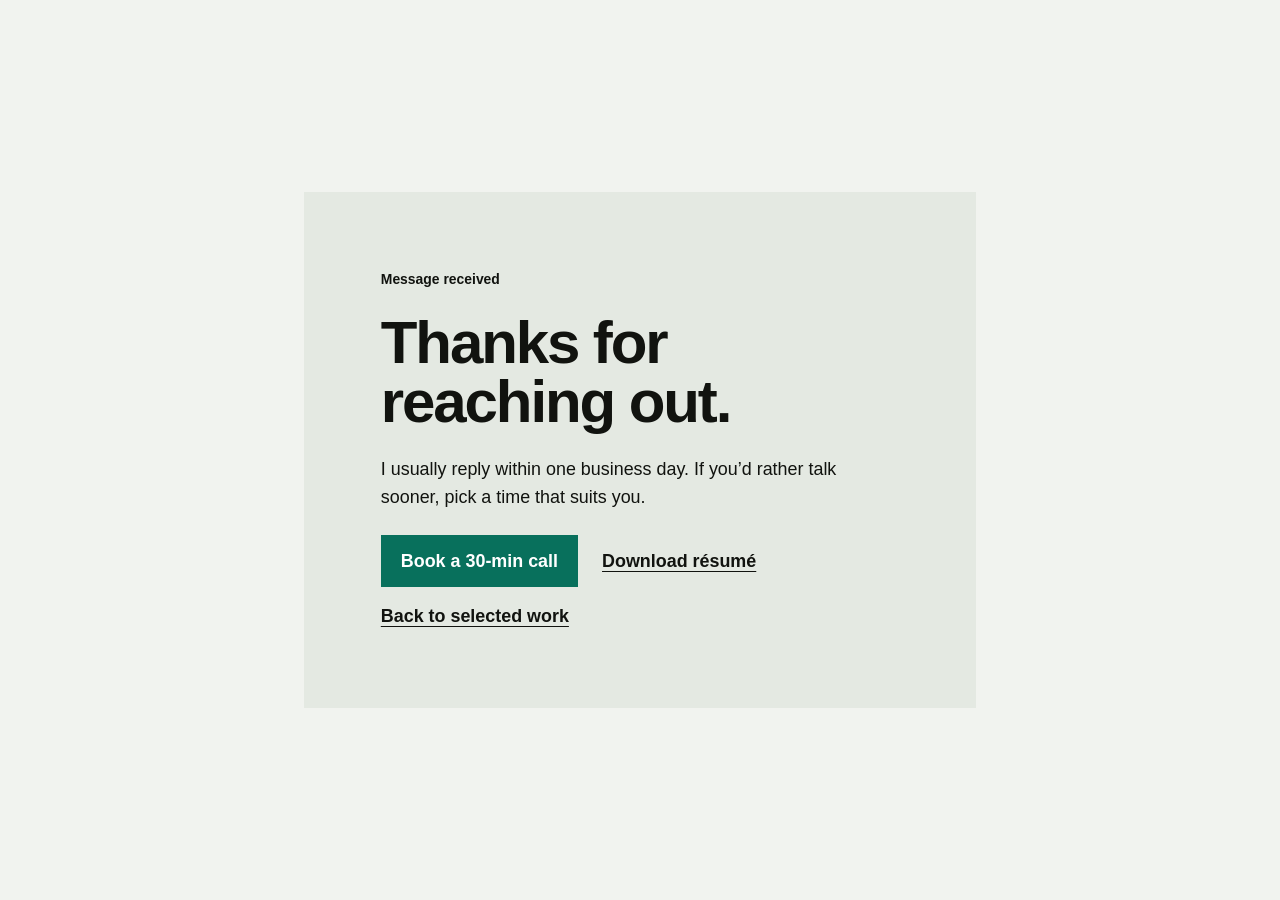
<file: thank-you.html>
<!doctype html>
<html lang="en">
  <head>
    <meta charset="utf-8" />
    <meta name="viewport" content="width=device-width, initial-scale=1" />
    <title>Message sent | Tehseen Ahmed</title>
    <meta name="description" content="Your message has been sent to Tehseen Ahmed." />
    <meta name="theme-color" content="#eef1ed" />
    <meta name="robots" content="noindex" />
    <!-- Google tag (gtag.js) -->
    <script async src="https://www.googletagmanager.com/gtag/js?id=G-CPH3MHS4ET"></script>
    <script>
      window.dataLayer = window.dataLayer || [];
      function gtag(){dataLayer.push(arguments);}
      gtag('js', new Date());

      gtag('config', 'G-CPH3MHS4ET');
      gtag('event', 'generate_lead', { form_name: 'contact' });
    </script>
    <link rel="canonical" href="https://tehseenahmed.me/thank-you" />
    <link rel="icon" href="./assets/favicon.svg" type="image/svg+xml" />
    <link rel="stylesheet" href="./styles.css" />
  </head>
  <body class="thank-you-body">
    <main class="thank-you-page">
      <p class="thank-you-status">Message received</p>
      <h1>Thanks for reaching out.</h1>
      <p>I usually reply within one business day. If you’d rather talk sooner, pick a time that suits you.</p>
      <div class="thank-you-actions">
        <a class="button primary" href="https://cal.com/tehseenahmed/30min" target="_blank" rel="noreferrer">Book a 30-min call</a>
        <a class="text-action" href="./assets/Tehseen_Ahmed_Resume.pdf" download>Download résumé</a>
        <a class="text-action" href="/#work">Back to selected work</a>
      </div>
    </main>
    <script src="./script.js"></script>
  </body>
</html>
</file>
<file: styles.css>
:root {
  color-scheme: light;
  --bg: #f1f3ef;
  --surface: #e4e9e2;
  --ink: #11130f;
  --muted: #465048;
  --accent: #08705c;
  --accent-ink: #fff;
  --dark: #151a16;
  --dark-ink: #f3f5f0;
  --margin: clamp(1rem, 2.2vw, 2rem);
  --gutter: clamp(0.8rem, 1.5vw, 1.5rem);
  --small: clamp(0.8125rem, 0.79rem + 0.1vw, 0.875rem);
  --body: clamp(1rem, 0.96rem + 0.2vw, 1.125rem);
  --lead: clamp(1.25rem, 1.12rem + 0.6vw, 1.625rem);
  --head: clamp(2rem, 1.35rem + 3vw, 4rem);
  --display: clamp(2.9rem, 1.65rem + 5.2vw, 6rem);
  --ease-out: cubic-bezier(0.22, 1, 0.36, 1);
  --ease-expo: cubic-bezier(0.16, 1, 0.3, 1);
  --ease-in-out: cubic-bezier(0.76, 0, 0.24, 1);
}
* {
  box-sizing: border-box;
}
html {
  scroll-behavior: smooth;
  overflow-x: clip;
}
[id] {
  scroll-margin-top: 6rem;
}
body {
  margin: 0;
  background: var(--bg);
  color: var(--ink);
  font-family: "Avenir Next", "Helvetica Neue", Helvetica, sans-serif;
  font-size: var(--body);
  line-height: 1.55;
  text-rendering: optimizeLegibility;
  overflow-x: clip;
}
::selection {
  background: var(--accent);
  color: var(--accent-ink);
}
a {
  color: inherit;
  text-decoration-thickness: 0.08em;
  text-underline-offset: 0.2em;
}
img {
  display: block;
  width: 100%;
  height: auto;
}
button,
input,
select,
textarea {
  font: inherit;
}
button {
  cursor: pointer;
}
p {
  max-width: 62ch;
}
h1,
h2,
h3,
p,
figure,
blockquote,
dl,
dd {
  margin: 0;
}
h1,
h2,
h3 {
  text-wrap: balance;
}
:focus-visible {
  outline: 3px solid var(--accent);
  outline-offset: 4px;
}
.skip-link {
  position: fixed;
  z-index: 50;
  top: 0.75rem;
  left: 0.75rem;
  padding: 0.75rem 1rem;
  background: var(--ink);
  color: #fff;
  translate: 0 -150%;
}
.skip-link:focus {
  translate: 0;
}
.site-header {
  position: sticky;
  z-index: 20;
  top: 0;
  display: flex;
  align-items: center;
  justify-content: space-between;
  min-height: 4.5rem;
  padding-inline: var(--margin);
  background: color-mix(in srgb, var(--bg) 94%, transparent);
  backdrop-filter: blur(12px);
}
.brand {
  font-weight: 800;
  text-decoration: none;
}
.nav-links {
  display: flex;
  align-items: center;
  gap: clamp(1rem, 3vw, 2.5rem);
}
.nav-links a {
  font-size: var(--small);
  font-weight: 700;
  text-decoration-color: transparent;
}
.nav-links a:hover {
  text-decoration-color: currentColor;
}
main > section {
  padding-inline: var(--margin);
}
.hero {
  min-height: calc(100svh - 4.5rem);
  display: grid;
  grid-template-columns: minmax(0, 1.15fr) minmax(22rem, 0.85fr);
  gap: clamp(2rem, 5vw, 6rem);
  align-items: center;
  padding-block: clamp(3rem, 7vw, 7rem);
}
.hero-copy {
  display: grid;
  align-content: center;
  gap: clamp(1.5rem, 3vw, 2.5rem);
}
.hero h1 {
  max-width: 14ch;
  font-size: var(--display);
  line-height: 0.9;
  letter-spacing: -0.055em;
}
.line {
  display: block;
  overflow: clip;
  padding-bottom: 0.08em;
  margin-bottom: -0.08em;
}
.line [data-line] {
  display: block;
}
.hero-subcopy {
  max-width: 44ch;
  color: var(--ink);
  font-size: var(--lead);
  line-height: 1.35;
}
.hero-actions {
  display: flex;
  align-items: center;
  flex-wrap: wrap;
  gap: 1.25rem;
}
.button {
  min-height: 3.25rem;
  display: inline-flex;
  align-items: center;
  justify-content: center;
  padding: 0.75rem 1.25rem;
  border: 0;
  border-radius: 0;
  font-weight: 800;
  text-decoration: none;
  transition:
    transform 140ms var(--ease-out),
    background-color 180ms ease;
}
.button:active {
  transform: scale(0.97);
}
.button.primary {
  background: var(--accent);
  color: var(--accent-ink);
}
.button.primary:hover {
  background: #045443;
}
.text-action {
  font-weight: 800;
}
.button.secondary {
  box-shadow: inset 0 0 0 2px currentColor;
}
.button.secondary:hover {
  background: color-mix(in srgb, currentColor 10%, transparent);
}
.nav-links a.nav-cta {
  padding: 0.45rem 0.8rem;
  background: var(--accent);
  color: var(--accent-ink);
}
.nav-links a.nav-cta:hover {
  background: #045443;
  text-decoration-color: transparent;
}
.hero-availability {
  display: flex;
  flex-wrap: wrap;
  gap: 0.35rem 1.25rem;
  max-width: 52ch;
  font-size: var(--small);
  color: var(--muted);
}
.hero-availability strong {
  color: var(--accent);
}
.contact-copy .contact-availability {
  font-size: var(--body);
  color: #d2d9d2;
}
.contact-copy .button {
  justify-self: start;
}
.profile-links {
  display: flex;
  flex-wrap: wrap;
  gap: 1.25rem;
  font-size: var(--small);
}
.profile-links a {
  font-weight: 700;
}
.hero-proof {
  align-self: stretch;
  display: grid;
  grid-template-rows: 1fr auto;
  background: var(--dark);
  color: var(--dark-ink);
  overflow: clip;
}
.hero-proof img {
  height: 100%;
  min-height: 60vh;
  object-fit: cover;
  object-position: 32% center;
}
.hero-proof figcaption {
  display: grid;
  gap: 0.3rem;
  padding: 1rem;
  font-size: var(--small);
}
.hero-proof figcaption span {
  color: #cdd4cd;
}
.work {
  padding-block: clamp(4rem, 8vw, 7rem);
  background: var(--dark);
  color: var(--dark-ink);
}
.section-heading {
  display: grid;
  grid-template-columns: 1fr;
  gap: 1rem;
  align-items: start;
  margin-bottom: clamp(2rem, 4vw, 3.5rem);
}
.section-heading h2,
.about h2,
.contact h2 {
  max-width: 18ch;
  font-size: var(--head);
  line-height: 0.98;
  letter-spacing: -0.04em;
}
.project-index {
  display: grid;
  grid-template-columns: repeat(3, minmax(0, 1fr));
  gap: var(--gutter);
}
.project-row {
  display: grid;
  grid-template-rows: auto auto auto 1fr auto;
  gap: 1rem;
  align-content: start;
  padding: 0 0 1.5rem;
  background: #222a24;
  text-decoration: none;
  transition: color 180ms ease;
}
.project-row:hover,
.project-row:focus-visible {
  color: #7fe0c7;
}
.project-row img {
  aspect-ratio: 16 / 10;
  object-fit: cover;
  object-position: top;
}
.project-row > span {
  margin-inline: 1.25rem;
}
.project-name {
  font-size: var(--lead);
  font-weight: 800;
}
.project-problem {
  font-weight: 700;
}
.project-result {
  font-size: var(--small);
  color: #cdd4cd;
}
.project-result strong {
  display: inline;
  margin-right: 0.35rem;
  color: var(--dark-ink);
}
.project-arrow {
  font-size: 1.5rem;
  justify-self: end;
}
.project-preview {
  display: none;
}
.preview-frame {
  position: absolute;
  inset: 0;
  display: grid;
  grid-template-rows: 1fr auto;
  opacity: 0;
  pointer-events: none;
  transition: opacity 420ms ease;
}
.preview-frame.is-active {
  opacity: 1;
}
.preview-frame img {
  height: 100%;
  object-fit: cover;
  object-position: top center;
}
.preview-frame figcaption {
  padding: 1rem;
  font-size: var(--small);
  background: var(--dark-ink);
  color: var(--ink);
}
.about {
  display: grid;
  grid-template-columns: minmax(0, 5fr) minmax(0, 7fr);
  gap: clamp(2.5rem, 6vw, 6rem);
  padding-block: clamp(4rem, 8vw, 7rem);
}
.about-heading {
  position: static;
  align-self: start;
  display: grid;
  gap: 2rem;
}
.about-heading p {
  font-size: var(--lead);
  line-height: 1.4;
}
.practice-list {
  display: grid;
}
.practice-list > div {
  padding-block: clamp(1.5rem, 3vw, 2.5rem);
  border-bottom: 4px solid var(--ink);
}
.practice-list dt {
  font-size: var(--lead);
  font-weight: 800;
}
.practice-list dd {
  max-width: 42ch;
  margin-top: 0.75rem;
  color: var(--muted);
}
.additional-work {
  padding-block: clamp(4rem, 8vw, 7rem);
  background: var(--surface);
}
.additional-grid {
  display: grid;
  grid-template-columns: repeat(3, minmax(0, 1fr));
  gap: var(--gutter);
  align-items: stretch;
}
.additional-grid article {
  display: grid;
  grid-template-rows: auto auto 1fr;
  gap: 1rem;
}
.additional-grid img {
  aspect-ratio: 16/10;
  object-fit: cover;
  object-position: top;
  background: #d7ddd7;
}
.additional-grid h3 {
  font-size: var(--lead);
  line-height: 1.05;
}
.additional-grid p {
  color: var(--muted);
}
.current-work {
  padding-block: clamp(4rem, 8vw, 7rem);
}
.current-work-grid {
  display: grid;
  grid-template-columns: minmax(0, 7fr) minmax(20rem, 5fr);
  gap: var(--gutter);
  align-items: stretch;
}
.current-work-grid article {
  display: grid;
  grid-template-rows: 1fr auto auto;
  gap: clamp(1.5rem, 3vw, 2.5rem);
  padding: clamp(1.5rem, 3vw, 3rem);
}
.current-work-grid h3 {
  max-width: 20ch;
  margin-bottom: 1rem;
  font-size: var(--head);
  line-height: 0.98;
  letter-spacing: -0.04em;
}
.current-work-grid p {
  max-width: 55ch;
  font-size: var(--lead);
  line-height: 1.4;
}
.current-work-grid dl {
  display: grid;
  grid-template-columns: repeat(2, minmax(0, 1fr));
  gap: var(--gutter);
}
.current-work-grid dt {
  margin-bottom: 0.4rem;
  font-weight: 800;
}
.current-work-grid dd {
  color: inherit;
  font-size: var(--small);
}
.current-work-grid a {
  justify-self: start;
  font-weight: 800;
}
.current-shipped {
  background: var(--dark);
  color: var(--dark-ink);
}
.current-shipped dd {
  color: #d2d9d2;
}
.current-building {
  background: var(--surface);
}
.current-building p,
.current-building dd {
  color: var(--muted);
}
.proof {
  padding-block: clamp(4rem, 8vw, 7rem);
}
.feature-quote {
  max-width: 38ch;
  margin-left: 0;
  font-size: clamp(1.5rem, 2.5vw, 2.25rem);
  line-height: 1.3;
  letter-spacing: -0.045em;
}
blockquote footer {
  margin-top: 1.5rem;
  font-size: var(--small);
  font-weight: 800;
}
.quote-row {
  display: grid;
  grid-template-columns: repeat(3, 1fr);
  gap: var(--gutter);
  margin-top: clamp(2.5rem, 5vw, 4rem);
}
.quote-row blockquote {
  padding: clamp(1.5rem, 3vw, 3rem);
  background: var(--surface);
}
.quote-row p {
  font-size: var(--lead);
  line-height: 1.35;
}
.contact {
  display: grid;
  grid-template-columns: 1fr 1fr;
  gap: clamp(3rem, 6vw, 6rem);
  padding-block: clamp(4rem, 8vw, 7rem);
  background: var(--dark);
  color: var(--dark-ink);
}
.contact-copy {
  display: grid;
  align-content: start;
  gap: 2rem;
}
.contact-copy p {
  font-size: var(--lead);
  line-height: 1.4;
}
.contact-email {
  font-weight: 800;
  overflow-wrap: anywhere;
}
.contact-form {
  display: grid;
  gap: 0.75rem;
}
.contact-form label {
  font-size: var(--small);
  font-weight: 800;
}
.contact-form input,
.contact-form select,
.contact-form textarea {
  width: 100%;
  border: 0;
  border-radius: 0;
  padding: 1rem;
  background: #2a312c;
  color: var(--dark-ink);
}
.contact-form input:focus-visible,
.contact-form select:focus-visible,
.contact-form textarea:focus-visible {
  outline-color: #7fe0c7;
}
.contact-form .button {
  justify-self: start;
  margin-top: 0.75rem;
}
.thank-you-actions {
  display: flex;
  flex-wrap: wrap;
  align-items: center;
  gap: 1rem 1.5rem;
}
.hidden-field {
  display: none;
}
.thank-you-body {
  min-height: 100svh;
  display: grid;
  place-items: center;
  padding: var(--margin);
}
.thank-you-page {
  width: min(100%, 42rem);
  display: grid;
  gap: 1.5rem;
  padding: clamp(2rem, 6vw, 5rem);
  background: var(--surface);
}
.thank-you-page h1 {
  max-width: 12ch;
  font-size: var(--head);
  line-height: 0.98;
  letter-spacing: -0.035em;
}
.thank-you-status {
  font-size: var(--small);
  font-weight: 800;
}
.thank-you-page .button {
  justify-self: start;
}
.site-footer {
  min-height: 12rem;
  display: grid;
  grid-template-columns: 1fr auto 1fr;
  gap: 2rem;
  align-items: end;
  padding: 3rem var(--margin);
  background: var(--dark);
  color: var(--dark-ink);
}
.site-footer > span {
  justify-self: center;
  text-align: center;
}
.site-footer > a {
  justify-self: end;
}
.site-footer strong {
  font-size: var(--lead);
}
@media (prefers-reduced-motion: no-preference) {
  .js .hero [data-line] {
    transform: translateY(105%);
    animation: line-up 850ms var(--ease-expo) forwards;
    animation-delay: calc(80ms + var(--i) * 100ms);
  }
  .js .hero [data-load] {
    opacity: 0;
    transform: translateY(12px);
    animation: load-rise 560ms var(--ease-out) forwards;
    animation-delay: var(--d);
  }
  .js [data-reveal] {
    opacity: 0;
    transform: translateY(24px);
    transition:
      opacity 700ms var(--ease-out),
      transform 850ms var(--ease-expo),
      clip-path 1100ms var(--ease-in-out);
  }
  .js [data-reveal].is-in {
    opacity: 1;
    transform: none;
  }
  .js .shutter {
    clip-path: inset(0 0 100% 0);
  }
  .js .shutter.is-in {
    clip-path: inset(0);
  }
  @keyframes line-up {
    to {
      transform: none;
    }
  }
  @keyframes load-rise {
    to {
      opacity: 1;
      transform: none;
    }
  }
}
@media (max-width: 900px) {
  .hero {
    grid-template-columns: 1fr;
  }
  .hero-proof img {
    min-height: 48vw;
  }
  .project-index {
    grid-template-columns: 1fr;
  }
  .about {
    grid-template-columns: 1fr;
  }
  .about-heading {
    position: static;
  }
  .additional-grid {
    grid-template-columns: 1fr 1fr;
  }
  .additional-grid article:first-child {
    grid-column: 1/-1;
  }
  .quote-row {
    grid-template-columns: 1fr;
  }
  .current-work-grid {
    grid-template-columns: 1fr;
  }
}
@media (max-width: 620px) {
  .site-header {
    min-height: 4rem;
  }
  .nav-links a:nth-child(2),
  .nav-links a:nth-child(3) {
    display: none;
  }
  .nav-links {
    gap: 1rem;
  }
  .hero {
    min-height: auto;
    padding-top: 4rem;
  }
  .hero h1 {
    font-size: clamp(2.35rem, 10.5vw, 3rem);
    max-width: 14ch;
  }
  .hero-proof {
    margin-inline: calc(var(--margin) * -1);
  }
  .hero-proof img {
    min-height: 72vw;
  }
  .section-heading {
    grid-template-columns: 1fr;
    align-items: start;
  }
  .project-preview {
    margin-inline: calc(var(--margin) * -1);
    min-height: 85vw;
  }
  .additional-grid {
    grid-template-columns: 1fr;
  }
  .additional-grid article:first-child {
    grid-column: auto;
  }
  .current-work-grid dl {
    grid-template-columns: 1fr;
  }
  .feature-quote {
    margin-left: 0;
  }
  .contact {
    grid-template-columns: 1fr;
  }
  .contact-form .button {
    width: 100%;
  }
  .thank-you-page .button {
    width: 100%;
  }
  .site-footer {
    grid-template-columns: 1fr;
  }
  .site-footer > span,
  .site-footer > a {
    justify-self: start;
    text-align: left;
  }
}
@media (prefers-reduced-motion: reduce) {
  html {
    scroll-behavior: auto;
  }
  *,
  *::before,
  *::after {
    animation-duration: 0.01ms !important;
    animation-iteration-count: 1 !important;
    transition-duration: 0.01ms !important;
  }
}
</file>
<file: case-studies/case-studies.css>
.case-study-page {
  --case-max: 1180px;
}

.case-study-page main {
  width: min(var(--case-max), calc(100% - 28px));
}

.case-study-page .site-header {
  width: min(var(--case-max), calc(100% - 28px));
}

.case-study-page .site-header .brand-copy small {
  display: block;
}

.case-hero {
  display: grid;
  grid-template-columns: minmax(0, 1fr) minmax(280px, 0.58fr);
  gap: clamp(32px, 7vw, 96px);
  align-items: end;
  padding: clamp(78px, 12vw, 150px) 0 86px;
}

.case-hero-copy {
  max-width: 780px;
}

.case-hero h1 {
  margin: 16px 0 22px;
  max-width: 760px;
  font-size: clamp(54px, 8vw, 108px);
  line-height: 0.9;
  letter-spacing: -0.045em;
}

.case-hero .hero-subcopy {
  max-width: 700px;
  font-size: clamp(18px, 2vw, 24px);
}

.case-hero-note {
  padding: 26px;
  border: 1px solid rgba(18, 19, 15, 0.16);
  border-radius: var(--radius);
  background: rgba(252, 251, 244, 0.68);
}

.case-hero-note p {
  margin: 0;
  color: var(--muted);
  font-size: 15px;
}

.case-hero-note strong {
  display: block;
  margin-bottom: 12px;
  color: var(--accent-dark);
  font-family: ui-monospace, SFMono-Regular, Menlo, Monaco, Consolas, monospace;
  font-size: 11px;
  letter-spacing: 0.12em;
  text-transform: uppercase;
}

.case-hero-actions {
  display: flex;
  flex-wrap: wrap;
  gap: 12px;
  margin-top: 28px;
}

.case-fact-row {
  display: grid;
  grid-template-columns: repeat(4, minmax(0, 1fr));
  border-top: 1px solid rgba(18, 19, 15, 0.2);
  border-bottom: 1px solid rgba(18, 19, 15, 0.2);
}

.case-fact {
  padding: 22px 18px;
  border-right: 1px solid rgba(18, 19, 15, 0.14);
}

.case-fact:last-child {
  border-right: 0;
}

.case-fact strong,
.case-fact span {
  display: block;
}

.case-fact strong {
  font-size: clamp(20px, 2.5vw, 31px);
  line-height: 1.05;
}

.case-fact span {
  margin-top: 8px;
  color: var(--muted);
  font-size: 13px;
  font-weight: 650;
}

.case-section {
  padding: 92px 0;
  border-top: 1px solid rgba(18, 19, 15, 0.16);
}

.case-section-heading {
  max-width: 760px;
  margin-bottom: 34px;
}

.case-section-heading h2,
.case-split h2,
.case-outcome h2 {
  margin: 0;
  font-size: clamp(34px, 5vw, 66px);
  line-height: 0.98;
  letter-spacing: -0.025em;
}

.case-section-heading p,
.case-split p,
.case-outcome p {
  color: var(--muted);
  font-size: 18px;
}

.case-split {
  display: grid;
  grid-template-columns: minmax(0, 1.08fr) minmax(280px, 0.72fr);
  gap: clamp(30px, 8vw, 120px);
  align-items: start;
}

.case-split > div > p:first-of-type {
  margin-top: 24px;
}

.case-note {
  padding: 28px;
  border: 1px solid rgba(18, 19, 15, 0.15);
  border-radius: var(--radius);
  background: rgba(252, 251, 244, 0.72);
}

.case-note p {
  margin: 0;
  font-size: 16px;
}

.case-note strong,
.case-section-label {
  display: block;
  margin-bottom: 12px;
  color: var(--accent-dark);
  font-family: ui-monospace, SFMono-Regular, Menlo, Monaco, Consolas, monospace;
  font-size: 11px;
  font-weight: 900;
  letter-spacing: 0.15em;
  text-transform: uppercase;
}

.case-list,
.case-grid,
.case-tech-grid,
.case-gallery {
  display: grid;
  gap: 14px;
}

.case-list {
  margin: 0;
  padding: 0;
  list-style: none;
}

.case-list li {
  padding: 16px 0;
  border-bottom: 1px solid rgba(18, 19, 15, 0.15);
  color: var(--muted);
}

.case-list li:first-child {
  border-top: 1px solid rgba(18, 19, 15, 0.15);
}

.case-list strong {
  display: block;
  margin-bottom: 4px;
  color: var(--ink);
}

.case-grid {
  grid-template-columns: repeat(4, minmax(0, 1fr));
}

.case-card,
.case-tech-card {
  padding: 24px;
  border: 1px solid rgba(18, 19, 15, 0.14);
  border-radius: var(--radius);
  background: rgba(252, 251, 244, 0.72);
}

.case-card h3,
.case-tech-card h3 {
  margin: 0 0 10px;
  font-size: 21px;
  line-height: 1.08;
}

.case-card p,
.case-tech-card p {
  margin: 0;
  color: var(--muted);
  font-size: 15px;
}

.case-card .case-year {
  margin-bottom: 14px;
  color: var(--accent-dark);
  font-family: ui-monospace, SFMono-Regular, Menlo, Monaco, Consolas, monospace;
  font-size: 12px;
  font-weight: 900;
}

.case-tech-grid {
  grid-template-columns: repeat(3, minmax(0, 1fr));
}

.case-tech-card {
  background: rgba(13, 111, 93, 0.07);
}

.case-flow {
  display: grid;
  grid-template-columns: repeat(3, minmax(0, 1fr));
  gap: 14px;
  margin-top: 26px;
}

.case-flow > div {
  position: relative;
  padding: 24px;
  border: 1px solid rgba(13, 111, 93, 0.24);
  border-radius: var(--radius);
  background: rgba(231, 239, 233, 0.76);
}

.case-flow > div:not(:last-child)::after {
  content: "→";
  position: absolute;
  right: -19px;
  top: 50%;
  z-index: 1;
  color: var(--accent-dark);
  font-size: 24px;
  transform: translateY(-50%);
}

.case-flow strong,
.case-flow span {
  display: block;
}

.case-flow strong {
  margin-bottom: 8px;
}

.case-flow span {
  color: var(--muted);
  font-size: 14px;
}

.case-gallery {
  grid-template-columns: repeat(2, minmax(0, 1fr));
}

.case-gallery figure {
  margin: 0;
  padding: 10px;
  border: 1px solid rgba(18, 19, 15, 0.14);
  border-radius: calc(var(--radius) + 3px);
  background: rgba(214, 210, 196, 0.54);
}

.case-gallery figure:first-child {
  grid-column: 1 / -1;
}

.case-gallery img {
  width: 100%;
  height: auto;
  border-radius: var(--radius);
}

.case-gallery figcaption {
  padding: 13px 6px 7px;
  color: var(--muted);
  font-size: 13px;
}

.case-gallery figcaption strong {
  color: var(--ink);
}

.case-outcome {
  display: grid;
  grid-template-columns: minmax(0, 1fr) minmax(280px, 0.64fr);
  gap: clamp(30px, 8vw, 110px);
  align-items: start;
}

.case-proof-grid {
  display: grid;
  grid-template-columns: repeat(3, minmax(0, 1fr));
  gap: 12px;
  margin-top: 30px;
}

.case-proof {
  padding: 18px;
  border: 1px solid rgba(13, 111, 93, 0.24);
  border-radius: var(--radius);
  background: rgba(231, 239, 233, 0.72);
}

.case-proof strong,
.case-proof span {
  display: block;
}

.case-proof strong {
  font-size: 22px;
}

.case-proof span {
  margin-top: 6px;
  color: var(--muted);
  font-size: 13px;
}

.case-quote {
  margin: 0;
  padding: 30px;
  border-left: 4px solid var(--accent);
  background: rgba(252, 251, 244, 0.78);
  color: var(--muted);
  font-size: 19px;
}

.case-quote small {
  display: block;
  margin-top: 20px;
  color: var(--accent-dark);
  font-size: 13px;
  font-weight: 800;
}

.case-footer {
  display: flex;
  justify-content: space-between;
  gap: 24px;
  padding: 34px 0 70px;
  color: var(--muted);
  font-size: 13px;
}

.case-footer a {
  color: var(--accent-dark);
  font-weight: 800;
}

@media (max-width: 820px) {
  .case-hero,
  .case-split,
  .case-outcome {
    grid-template-columns: 1fr;
  }

  .case-hero {
    padding-top: 70px;
  }

  .case-grid,
  .case-tech-grid {
    grid-template-columns: repeat(2, minmax(0, 1fr));
  }
}

@media (max-width: 620px) {
  .case-study-page .site-header {
    position: sticky;
  }

  .case-hero h1 {
    font-size: clamp(48px, 15vw, 76px);
  }

  .case-fact-row,
  .case-grid,
  .case-tech-grid,
  .case-flow,
  .case-gallery,
  .case-proof-grid {
    grid-template-columns: 1fr;
  }

  .case-gallery figure:first-child {
    grid-column: auto;
  }

  .case-flow > div:not(:last-child)::after {
    right: auto;
    left: 50%;
    top: auto;
    bottom: -22px;
    transform: translateX(-50%) rotate(90deg);
  }

  .case-footer {
    flex-direction: column;
  }
}
</file>
<file: work/case-studies.css>
.case-study-page {
  --case-max: 1440px;
}
.case-study-page main {
  width: 100%;
}
.case-study-page .site-header .brand-copy {
  display: block;
  line-height: 1;
}
.case-study-page .site-header .brand > span:first-child,
.case-study-page .site-header .brand-copy small {
  display: none;
}
.case-hero,
.case-footer {
  padding-inline: var(--margin);
}
.case-hero {
  display: grid;
  grid-template-columns: minmax(0, 1.2fr) minmax(18rem, 0.55fr);
  gap: clamp(3rem, 6vw, 7rem);
  align-items: center;
  padding-block: clamp(3.5rem, 7vw, 7rem);
}
.case-hero-copy {
  display: grid;
  gap: 2rem;
}
.case-hero h1 {
  max-width: 14ch;
  font-size: clamp(3rem, 1.8rem + 5vw, 6rem);
  line-height: 0.94;
  letter-spacing: -0.035em;
}
.case-hero .hero-subcopy {
  max-width: 45ch;
  font-size: var(--lead);
  line-height: 1.35;
}
.case-hero-actions {
  display: flex;
  flex-wrap: wrap;
  gap: 1rem;
}
.case-hero-note {
  padding: clamp(1.5rem, 3vw, 3rem);
  background: var(--dark);
  color: var(--dark-ink);
}
.case-hero-note strong {
  display: block;
  margin-bottom: 1rem;
  font-size: var(--lead);
}
.case-hero-note p {
  color: #d2d9d2;
}
.case-fact-row {
  display: grid;
  grid-template-columns: repeat(4, 1fr);
  gap: var(--gutter);
  padding: 2.5rem var(--margin);
  background: var(--surface);
}
.case-fact {
  display: grid;
  gap: 0.4rem;
}
.case-fact strong {
  font-size: var(--lead);
}
.case-fact span {
  font-size: var(--small);
  color: var(--muted);
}
.case-section {
  padding: clamp(4rem, 7vw, 7rem) var(--margin);
}
.case-section:nth-of-type(even) {
  background: var(--surface);
}
.case-section-heading {
  display: grid;
  grid-template-columns: minmax(0, 7fr) minmax(16rem, 4fr);
  gap: var(--gutter);
  align-items: end;
  margin-bottom: clamp(2rem, 4vw, 3.5rem);
}
.case-section h2 {
  max-width: 18ch;
  font-size: var(--head);
  line-height: 0.98;
  letter-spacing: -0.04em;
}
.case-section-heading > p {
  color: var(--muted);
}
.case-split {
  display: grid;
  grid-template-columns: minmax(0, 7fr) minmax(18rem, 4fr);
  gap: clamp(3rem, 6vw, 6rem);
  align-items: start;
}
.case-split > div {
  display: grid;
  gap: 2rem;
}
.case-split > div > p {
  max-width: 58ch;
  font-size: var(--lead);
  line-height: 1.4;
}
.case-note {
  padding: clamp(1.5rem, 3vw, 3rem);
  background: var(--dark);
  color: var(--dark-ink);
}
.case-note strong {
  display: block;
  margin-bottom: 1rem;
  font-size: var(--lead);
}
.case-note p {
  color: #d2d9d2;
}
.case-list {
  display: grid;
  gap: 1rem;
  margin: 0;
  padding: 0;
  list-style: none;
}
.case-list li {
  padding: 1.25rem;
  background: var(--bg);
  color: var(--muted);
}
.case-list strong {
  display: block;
  margin-bottom: 0.3rem;
  color: var(--ink);
}
.case-grid,
.case-tech-grid {
  display: grid;
  gap: var(--gutter);
}
.case-grid {
  grid-template-columns: repeat(2, 1fr);
}
.case-tech-grid {
  grid-template-columns: repeat(3, 1fr);
}
.case-card,
.case-tech-card {
  padding: clamp(1.25rem, 2.5vw, 2.5rem) 0;
  background: transparent;
}
.case-card h3,
.case-tech-card h3 {
  margin: 0 0 0.75rem;
  font-size: var(--lead);
  line-height: 1.1;
}
.case-card p,
.case-tech-card p {
  color: var(--muted);
}
.case-card .case-year {
  margin-bottom: 1rem;
  color: var(--accent);
  font-weight: 800;
}
.case-flow {
  display: grid;
  grid-template-columns: repeat(3, 1fr);
  gap: var(--gutter);
  margin-top: var(--gutter);
}
.case-flow > div {
  position: relative;
  padding: 1.5rem;
  background: #d4e4dd;
}
.case-flow > div:not(:last-child)::after {
  content: "→";
  position: absolute;
  right: calc(var(--gutter) * -0.72);
  top: 50%;
  z-index: 1;
  translate: 50% -50%;
  font-size: 1.5rem;
  color: var(--accent);
}
.case-flow strong,
.case-flow span {
  display: block;
}
.case-flow span {
  margin-top: 0.4rem;
  color: var(--muted);
  font-size: var(--small);
}
.case-gallery {
  display: grid;
  grid-template-columns: repeat(2, 1fr);
  gap: var(--gutter);
}
.case-gallery figure {
  margin: 0;
  background: var(--bg);
}
.case-gallery figure:first-child {
  grid-column: 1/-1;
}
.case-gallery img {
  width: 100%;
  height: auto;
}
.case-gallery figcaption {
  padding: 1rem;
  color: var(--muted);
  font-size: var(--small);
}
.case-gallery figcaption strong {
  color: var(--ink);
}
.case-outcome {
  display: grid;
  grid-template-columns: minmax(0, 1fr) minmax(18rem, 0.6fr);
  gap: clamp(3rem, 6vw, 6rem);
  align-items: start;
  background: var(--dark) !important;
  color: var(--dark-ink);
}
.case-outcome > div {
  display: grid;
  gap: 2rem;
}
.case-outcome > div > p {
  font-size: var(--lead);
  line-height: 1.4;
}
.case-proof-grid {
  display: grid;
  grid-template-columns: repeat(3, 1fr);
  gap: var(--gutter);
}
.case-proof {
  padding: 1.25rem;
  background: #29332d;
}
.case-proof strong,
.case-proof span {
  display: block;
}
.case-proof strong {
  font-size: var(--lead);
}
.case-proof span {
  margin-top: 0.4rem;
  color: #d2d9d2;
  font-size: var(--small);
}
.case-cta {
  display: grid;
  gap: 1.25rem;
  padding: clamp(1.5rem, 3vw, 3rem);
  background: var(--dark-ink);
  color: var(--ink);
}
.case-cta h2 {
  font-size: var(--lead);
  line-height: 1.1;
}
.case-cta-actions {
  display: flex;
  flex-wrap: wrap;
  align-items: center;
  gap: 1rem 1.5rem;
}
.case-footer {
  display: grid;
  grid-template-columns: 1fr auto;
  gap: 2rem;
  padding-block: 4rem;
  background: var(--dark);
  color: var(--dark-ink);
  font-size: var(--small);
}
.case-footer a {
  font-weight: 800;
}
@media (max-width: 820px) {
  .case-hero,
  .case-split,
  .case-outcome {
    grid-template-columns: 1fr;
  }
  .case-hero {
    min-height: auto;
  }
  .case-section-heading {
    grid-template-columns: 1fr;
  }
  .case-grid {
    grid-template-columns: repeat(2, 1fr);
  }
  .case-tech-grid {
    grid-template-columns: 1fr;
  }
  .case-outcome {
    gap: 3rem;
  }
}
@media (max-width: 620px) {
  .case-hero h1 {
    font-size: clamp(2.8rem, 12vw, 3.6rem);
  }
  .case-fact-row,
  .case-grid,
  .case-flow,
  .case-gallery,
  .case-proof-grid {
    grid-template-columns: 1fr;
  }
  .case-gallery figure:first-child {
    grid-column: auto;
  }
  .case-flow > div:not(:last-child)::after {
    right: auto;
    left: 50%;
    top: auto;
    bottom: calc(var(--gutter) * -0.78);
    translate: -50% 50%;
    rotate: 90deg;
  }
  .case-footer {
    grid-template-columns: 1fr;
  }
}
</file>
